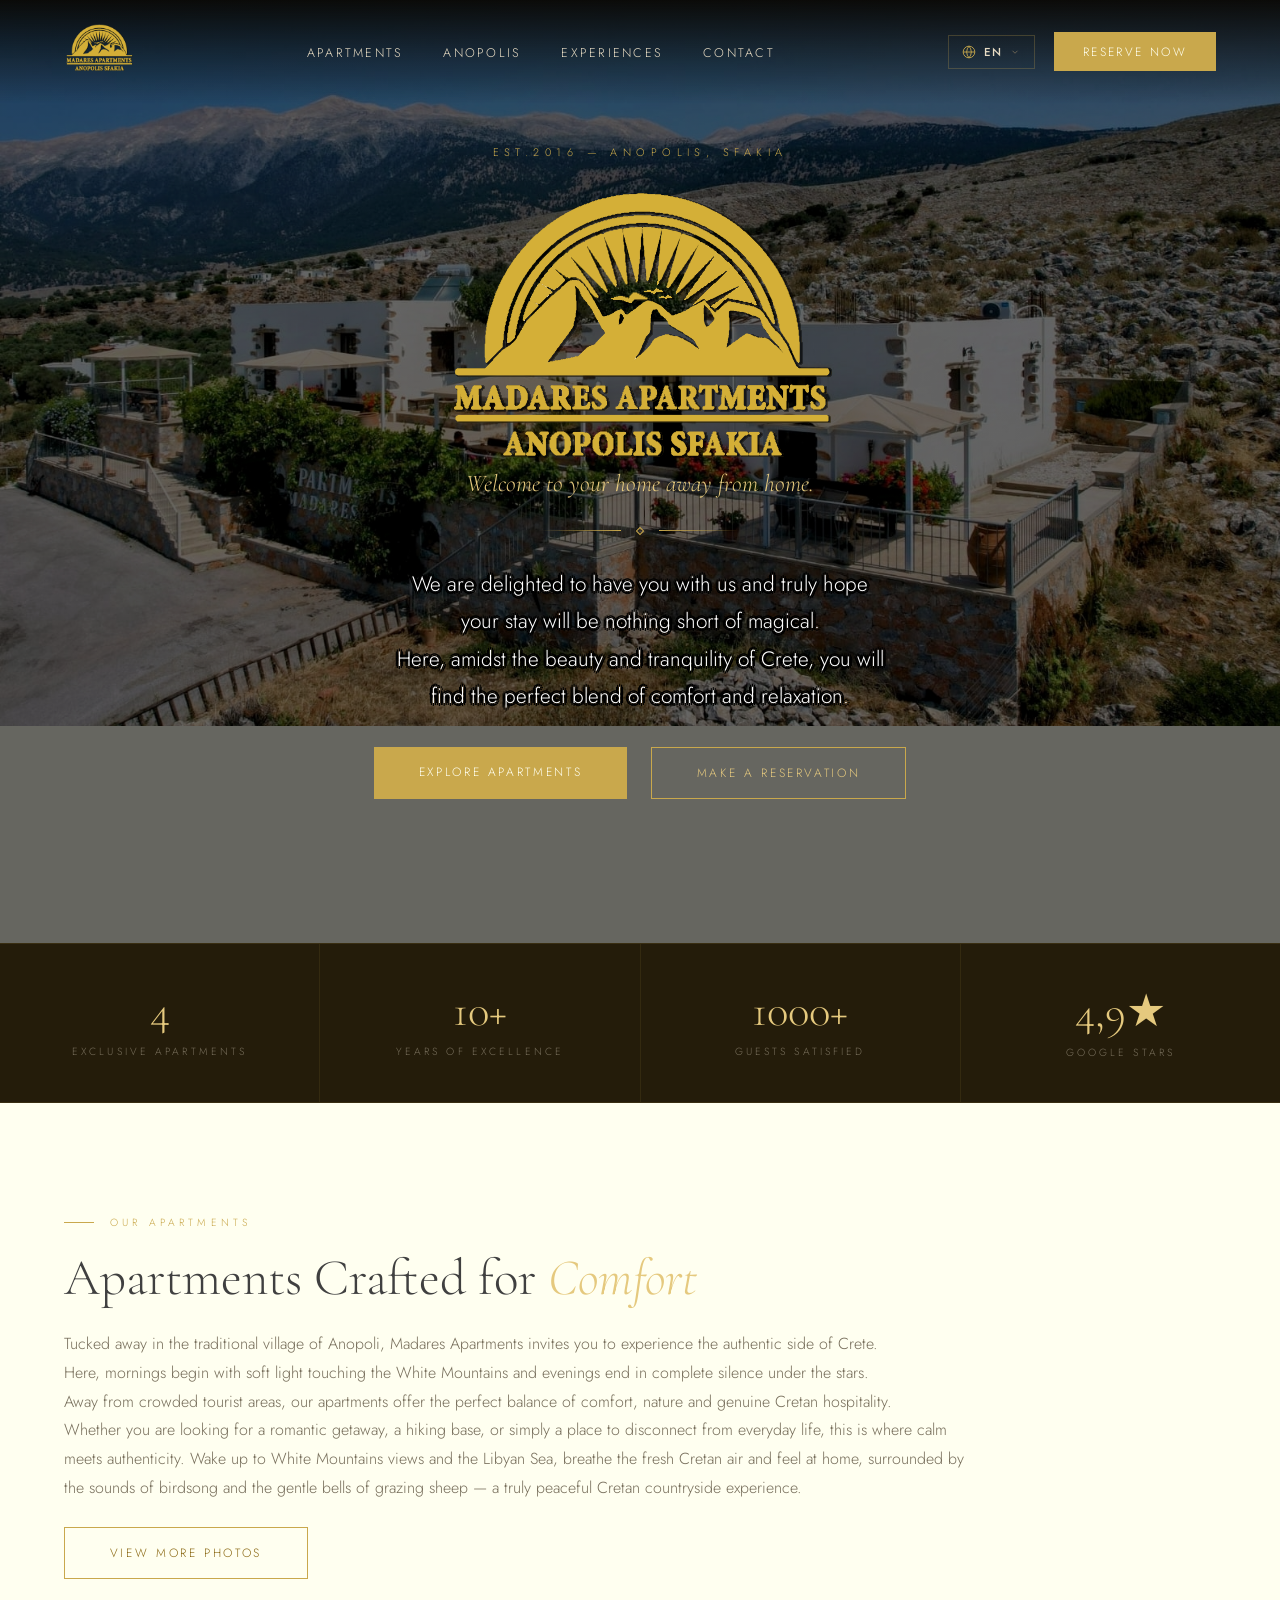
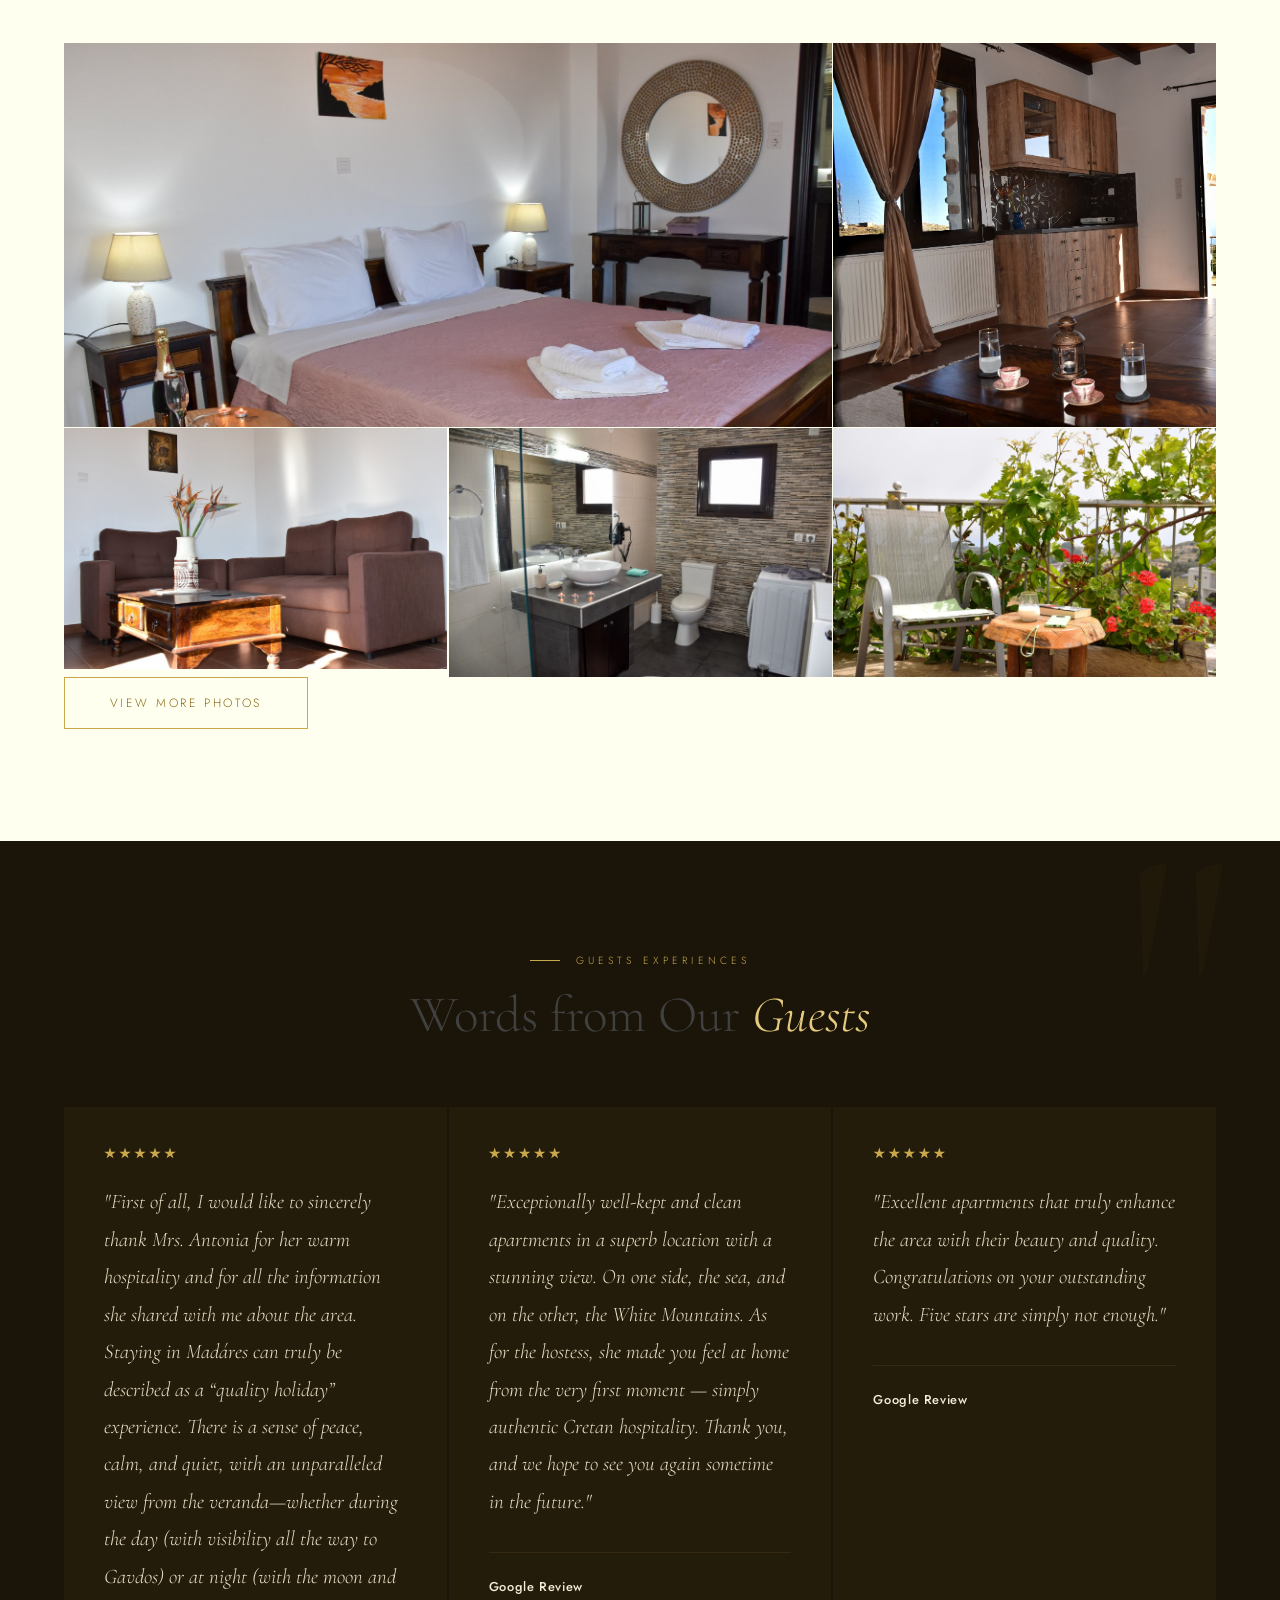
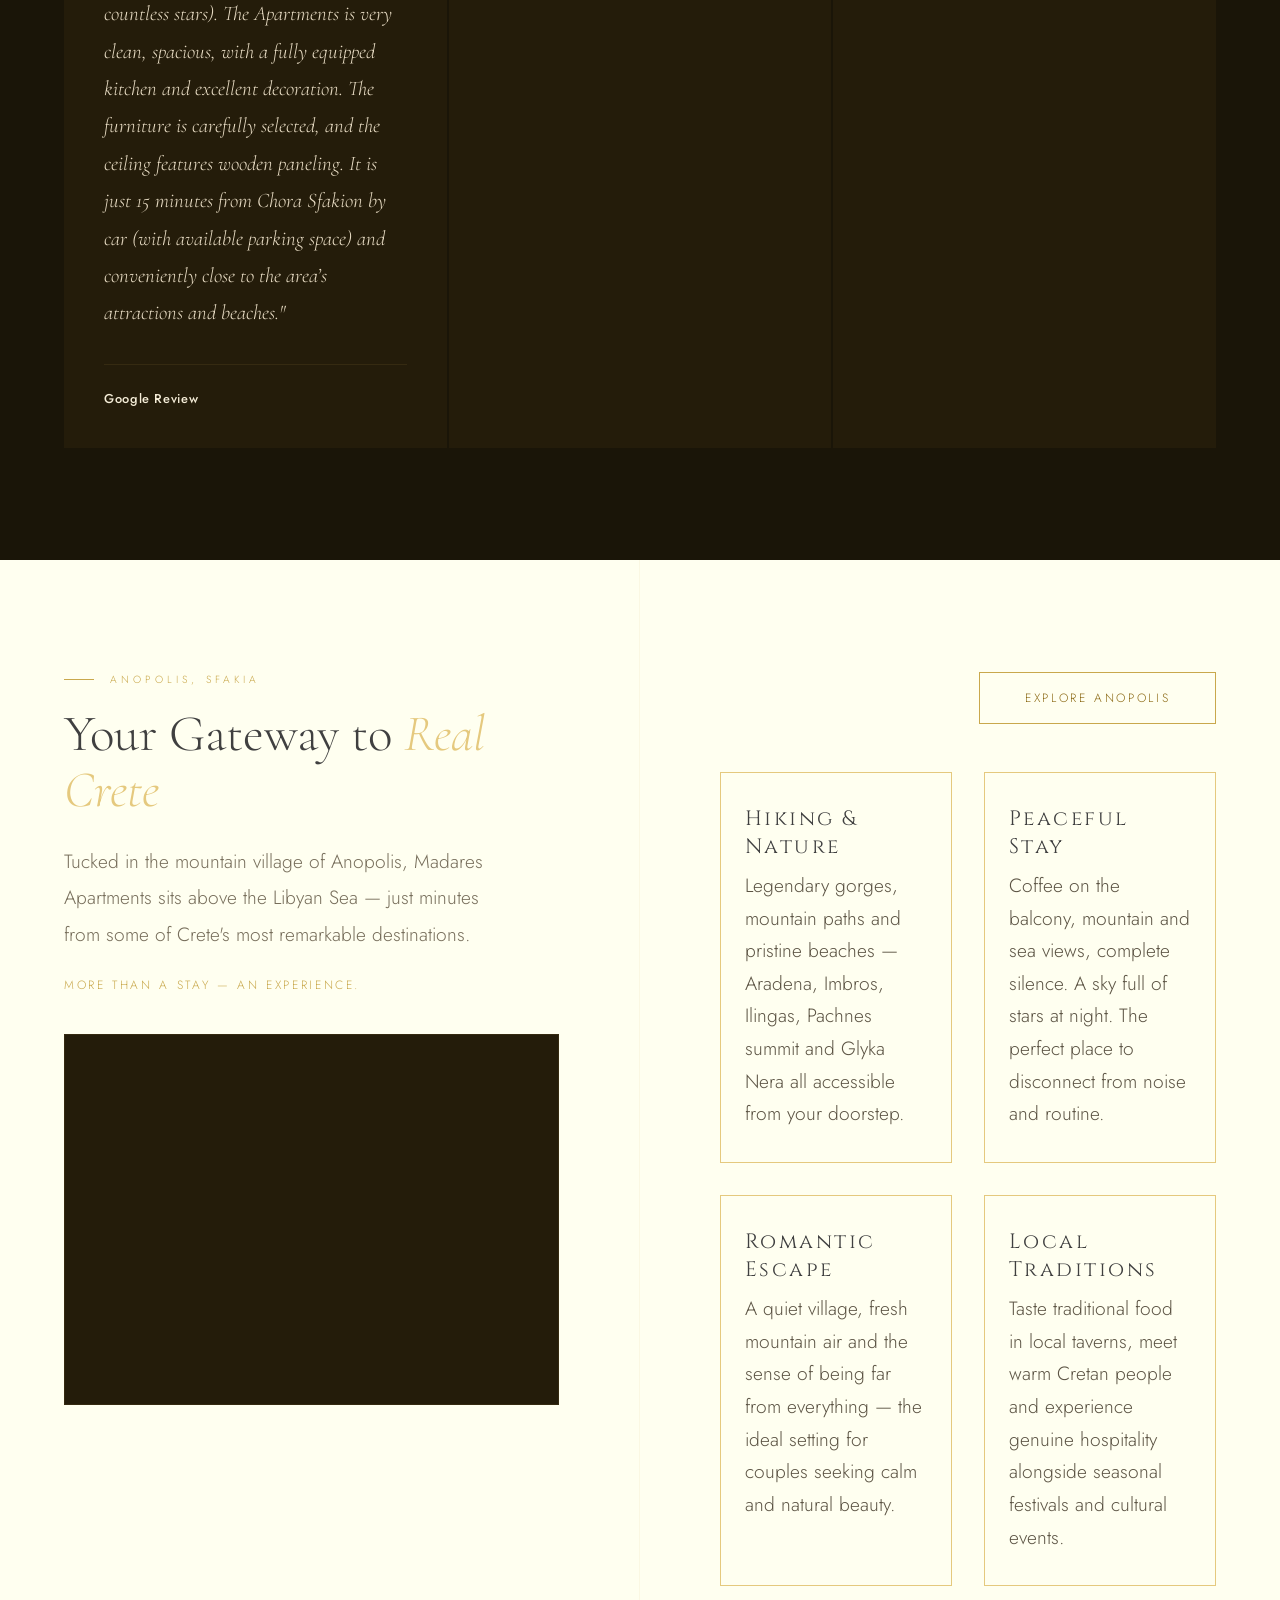
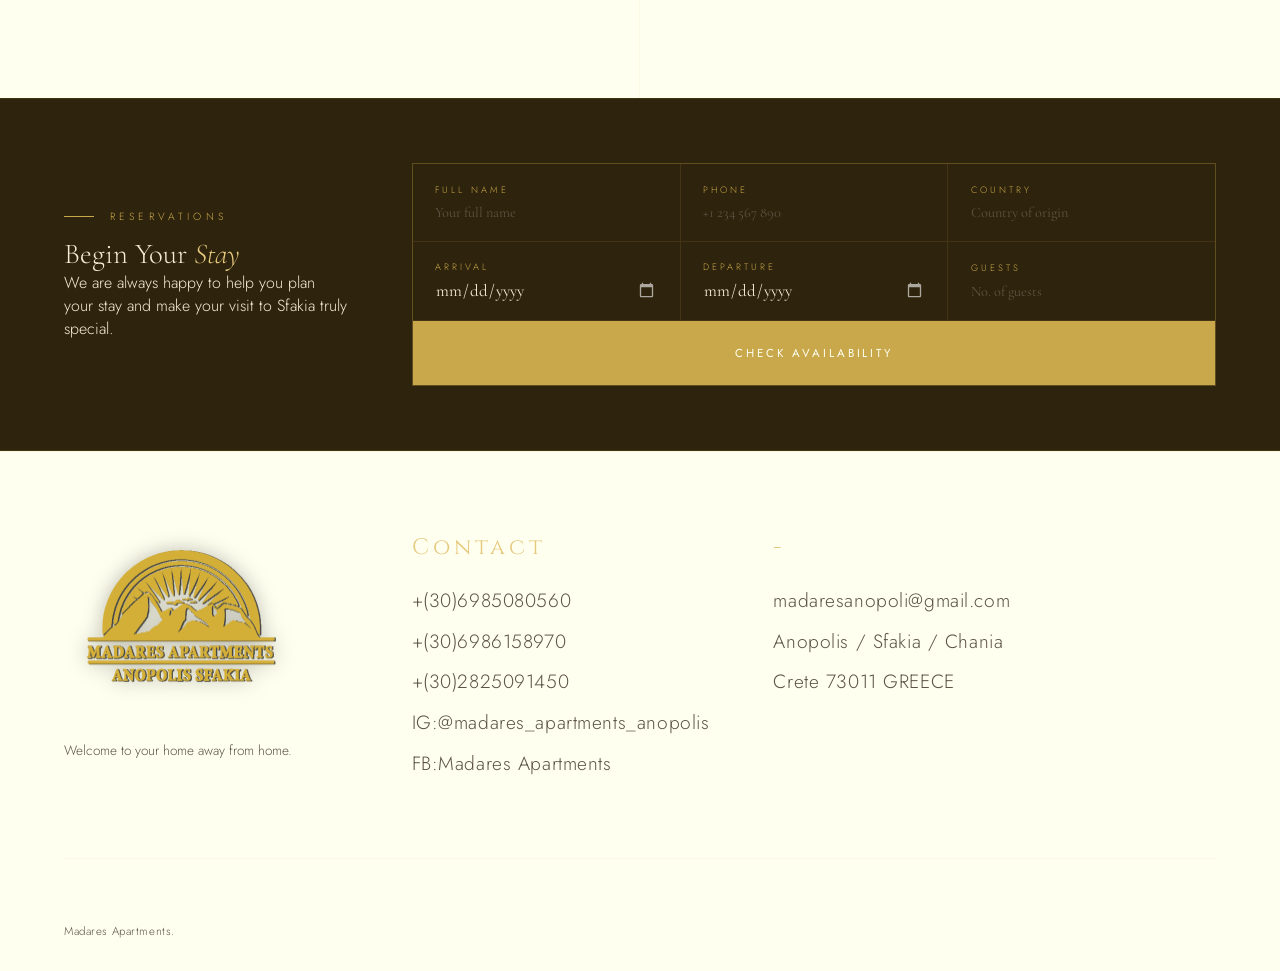
<file: index.html>
<!DOCTYPE html>
<html lang="en">

<head>
    <meta charset="UTF-8">
    <meta name="viewport" content="width=device-width, initial-scale=1.0">
    <meta name="description" content="Traditional apartments Madares at anopoli sfakia crete">
    <meta name="keywords"
        content="traditional , apartments , rooms , madares , anopolis , sfakia , chania , crete , greece , apartments">
    <link rel="icon" href="img/gold_logo_en_sd.png">
    <link rel="preconnect" href="https://fonts.googleapis.com">
    <link rel="preconnect" href="https://fonts.gstatic.com" crossorigin>
    <link
        href="https://fonts.googleapis.com/css2?family=Cormorant+Garamond:ital,wght@0,300;0,400;0,600;1,300;1,400&family=Cinzel:wght@400;600&family=Jost:wght@300;400;500&display=swap"
        rel="stylesheet">
    <link rel="stylesheet" href="style.css">
    <title>Madares Apartments</title>

</head>

<body>

    <!-- NAV -->
    <nav id="mainNav">
        <a href="#" class="nav-logo">
            <img src="img/gold_logo_en_sd.png" width="70px" alt="madares apartments" title="madares apartments">
        </a>
        <ul class="nav-links">
            <li><a href="#rooms">Apartments</a></li>
            <li><a href="#amenities">Anopolis</a></li>
            <li><a href="#testimonials">Experiences</a></li>
            <li><a href="#contact">Contact</a></li>
        </ul>
        <div class="nav-right">
            <div class="lang-switcher" id="langSwitcher">
                <button class="lang-btn" id="langToggle" aria-haspopup="true" aria-expanded="false">
                    <span class="lang-globe">
                        <svg width="14" height="14" viewBox="0 0 24 24" fill="none" stroke="currentColor"
                            stroke-width="1.5">
                            <circle cx="12" cy="12" r="10" />
                            <path
                                d="M2 12h20M12 2a15.3 15.3 0 0 1 4 10 15.3 15.3 0 0 1-4 10 15.3 15.3 0 0 1-4-10 15.3 15.3 0 0 1 4-10z" />
                        </svg>
                    </span>
                    <span class="lang-current">EN</span>
                    <span class="lang-caret">
                        <svg width="10" height="10" viewBox="0 0 24 24" fill="none" stroke="currentColor"
                            stroke-width="2">
                            <polyline points="6 9 12 15 18 9" />
                        </svg>
                    </span>
                </button>
                <div class="lang-dropdown" id="langDropdown" role="menu">
                    <button class="lang-option active" data-lang="EN" data-label="English" role="menuitem">
                        <span class="lang-code">EN</span>
                        <span class="lang-name">English</span>
                        <span class="lang-check">✓</span>
                    </button>
                    <a href="indexgr.html" class="lang-option" data-lang="EL" data-label="Ελληνικά" role="menuitem">
                        <span class="lang-code">EL</span>
                        <span class="lang-name">Ελληνικά</span>
                        <span class="lang-check">✓</span>
                    </a>
                    <a href="indexfr.html" class="lang-option" data-lang="FR" data-label="Français" role="menuitem">
                        <span class="lang-code">FR</span>
                        <span class="lang-name">Français</span>
                        <span class="lang-check">✓</span>
                    </a>
                </div>
            </div>
            <a href="#booking" class="nav-cta">Reserve Now</a>
        </div>
    </nav>

    <!-- HERO -->
    <section class="hero">
        <div class="hero-bg"></div>

        <div class="hero-content">
            <p class="hero-eyebrow">Est.2016 — Anopolis, Sfakia</p>
            <img src="img/gold_logo_en_sd.png" alt="madares apartments" title="madares apartments">
            <h1 class="hero-title"><em>Welcome to your home away from home.</em></h1>
            <div class="hero-divider">
                <span></span>
                <i></i>
                <span></span>
            </div>
            <p class="hero-sub">
                We are delighted to have you with us and truly hope <br> your stay will
                be nothing short of magical. <br>Here, amidst the beauty and tranquility of Crete, you will find the
                perfect blend of comfort and relaxation.
            </p>
            <div class="hero-btns">
                <a href="#rooms" class="btn-gold"><span>Explore Apartments</span></a>
                <a href="#booking" class="btn-outline btn-outline-hero">Make a Reservation</a>
            </div>
        </div>
    </section>

    <!-- STATS -->
    <div class="stats-bar">
        <div class="stat-item">
            <span class="stat-num">4</span>
            <span class="stat-label">Exclusive Apartments</span>
        </div>
        <div class="stat-item">
            <span class="stat-num">10+</span>
            <span class="stat-label">Years of Excellence</span>
        </div>
        <div class="stat-item">
            <span class="stat-num">1000+</span>
            <span class="stat-label">Guests Satisfied</span>
        </div>
        <div class="stat-item">
            <span class="stat-num">4,9★</span>
            <span class="stat-label">Google Stars</span>
        </div>
    </div>

    <!-- ROOMS -->
    <section class="rooms-section" id="rooms">
        <div class="rooms-header">
            <div class="rooms-header-left">
                <p class="section-tag">Our Apartments</p>
                <h2 class="section-title">Apartments Crafted for <em>Comfort</em></h2>
                <p class="rooms-sub">Tucked away in the traditional village of Anopoli, Madares Apartments invites you to experience the authentic side of Crete.<br> Here, mornings begin with soft light touching the White Mountains and evenings end in complete silence under the stars.<br> Away from crowded tourist areas, our apartments offer the perfect balance of comfort, nature and genuine Cretan hospitality.<br> Whether you are looking for a romantic getaway, a hiking base, or simply a place to disconnect from everyday life, this is where calm meets authenticity.
                    Wake up to White Mountains views and the Libyan Sea, breathe the fresh Cretan air and feel at home, surrounded by the sounds of birdsong and the gentle bells of grazing sheep — a truly peaceful Cretan countryside experience.
                </p>
            </div>
            <a href="gallery.html" class="btn-outline">View More Photos</a>
        </div>

        <div class="rooms-grid">
            <div class="room-card">
                <div class="room-img imperial"></div>
                <div class="room-content">
                </div>
            </div>

            <div class="room-card">
                <div class="room-img penthouse"></div>
                <div class="room-content">
                </div>
            </div>

            <div class="room-card">
                <div class="room-img royal"></div>
                <div class="room-content">
                </div>
            </div>

            <div class="room-card">
                <div class="room-img garden"></div>
                <div class="room-content">
                </div>
            </div>
            <div class="room-card">
                <div class="room-img garden2"></div>
                <div class="room-content">
                </div>
            </div>
        </div>
        <a href="gallery.html" class="btn-outline">View More Photos</a>

    </section>


    <!-- TESTIMONIALS -->
    <section class="testimonials-section" id="testimonials">
        <div class="testimonials-header">
            <p class="section-tag">Guests Experiences</p>
            <h2 class="section-title">Words from Our <em>Guests</em></h2>
        </div>

        <div class="testimonials-grid">
            <div class="testimonial-card">
                <div class="stars">
                    <div class="star"></div>
                    <div class="star"></div>
                    <div class="star"></div>
                    <div class="star"></div>
                    <div class="star"></div>
                </div>
                <p class="testimonial-text">"First of all, I would like to sincerely thank Mrs. Antonia for her warm
                    hospitality and for all the information she shared with me about the area.
                    Staying in Madáres can truly be described as a “quality holiday” experience. There is a sense of
                    peace, calm, and quiet, with an unparalleled view from the veranda—whether during the day (with
                    visibility all the way to Gavdos) or at night (with the moon and countless stars). The Apartments is very
                    clean, spacious, with a fully equipped kitchen and excellent decoration. The furniture is carefully
                    selected, and the ceiling features wooden paneling.
                    It is just 15 minutes from Chora Sfakion by car (with available parking space) and conveniently
                    close to the area’s attractions and beaches."</p>
                <div class="testimonial-author">
                    <div>
                        <p class="author-name">Google Review</p>
                    </div>
                </div>
            </div>

            <div class="testimonial-card">
                <div class="stars">
                    <div class="star"></div>
                    <div class="star"></div>
                    <div class="star"></div>
                    <div class="star"></div>
                    <div class="star"></div>
                </div>
                <p class="testimonial-text">"Exceptionally well-kept and clean apartments in a superb location with a
                    stunning view. On one side, the sea, and on the other, the White Mountains. As for the hostess, she
                    made you feel at home from the very first moment — simply authentic Cretan hospitality. Thank you,
                    and we hope to see you again sometime in the future."</p>
                <div class="testimonial-author">
                    <div>
                        <p class="author-name">Google Review</p>
                    </div>
                </div>
            </div>

            <div class="testimonial-card">
                <div class="stars">
                    <div class="star"></div>
                    <div class="star"></div>
                    <div class="star"></div>
                    <div class="star"></div>
                    <div class="star"></div>
                </div>
                <p class="testimonial-text">"Excellent apartments that truly enhance the area with their beauty and
                    quality. Congratulations on your outstanding work. Five stars are simply not enough."</p>
                <div class="testimonial-author">
                    <div>
                        <p class="author-name">Google Review</p>
                    </div>
                </div>
            </div>
        </div>
    </section>

    <div class="amenities-section" id="amenities">
        <div class="amenities-left">
            <p class="section-tag">Anopolis, Sfakia</p>
            <h2 class="section-title">Your Gateway to <em>Real Crete</em></h2>
            <p class="amenities-intro">
                Tucked in the mountain village of Anopolis, Madares Apartments sits above the Libyan Sea — just minutes from some of Crete's most remarkable destinations.
            </p>
            <p class="amenities-tagline">More than a stay — an experience.</p>

            <iframe class="visual-box"
                src="https://www.google.com/maps/embed?pb=!1m18!1m12!1m3!1d3259.712147684624!2d24.09566631560342!3d35.21363836308041!2m3!1f0!2f0!3f0!3m2!1i1024!2i768!4f13.1!3m3!1m2!1s0x149c9e62681d5c7b%3A0xe316d0d21b789ae0!2zzpTOuc6xzrzOtc-Bzq_Pg868zrHPhM6xIM6czrHOtM6sz4HOtc-CIM6Rzr3Pjs-Azr_Ou863IM6jz4bOsc66zq_Pic69!5e0!3m2!1sel!2sgr!4v1565521647049!5m2!1sel!2sgr"
                frameborder="0"></iframe>

        </div>

        <div class="amenities-right">
            <a href="anopoli.html" class="btn-outline">Explore Anopolis</a>
            <div class="amenity-grid">
                <div class="amenity-item">
                    <p class="amenity-name">Hiking & Nature</p>
                    <p class="amenity-desc">Legendary gorges, mountain paths and pristine beaches — Aradena, Imbros, Ilingas, Pachnes summit and Glyka Nera all accessible from your doorstep.</p>
                </div>
                <div class="amenity-item">
                    <p class="amenity-name">Peaceful Stay</p>
                    <p class="amenity-desc">Coffee on the balcony, mountain and sea views, complete silence. A sky full of stars at night. The perfect place to disconnect from noise and routine.</p>
                </div>
                <div class="amenity-item">
                    <p class="amenity-name">Romantic Escape</p>
                    <p class="amenity-desc">A quiet village, fresh mountain air and the sense of being far from everything — the ideal setting for couples seeking calm and natural beauty.</p>
                </div>
                <div class="amenity-item">
                    <p class="amenity-name">Local Traditions</p>
                    <p class="amenity-desc">Taste traditional food in local taverns, meet warm Cretan people and experience genuine hospitality alongside seasonal festivals and cultural events.</p>
                </div>
            </div>
        </div>
    </div>


    <div class="booking-strip" id="booking">
        <div class="booking-text">
            <p class="section-tag">Reservations</p>
            <h2 class="booking-headline">Begin Your <em>Stay</em></h2>
            <p>We are always happy to help you plan <br> your stay and make your visit to Sfakia truly special.</p>
        </div>

        <form class="booking-form" name="booking-request" method="POST" data-netlify="true" id="bookingForm">
            <input type="hidden" name="form-name" value="booking-request" />

            <div class="form-field">
                <label class="form-field-label" for="fullname">Full Name</label>
                <input type="text" id="fullname" name="fullname" required placeholder="Your full name" />
            </div>

            <div class="form-field">
                <label class="form-field-label" for="phone">Phone</label>
                <input type="tel" id="phone" name="phone" required placeholder="+1 234 567 890" />
            </div>

            <div class="form-field">
                <label class="form-field-label" for="country">Country</label>
                <input type="text" id="country" name="country" required placeholder="Country of origin" />
            </div>

            <div class="form-field">
                <label class="form-field-label" for="arrival">Arrival</label>
                <input type="date" id="arrival" name="arrival" required />
            </div>

            <div class="form-field">
                <label class="form-field-label" for="departure">Departure</label>
                <input type="date" id="departure" name="departure" required />
            </div>

            <div class="form-field">
                <label class="form-field-label" for="guests">Guests</label>
                <input type="number" id="guests" name="guests" min="1" max="20" required placeholder="No. of guests" />
            </div>

            <button class="booking-btn" type="submit">Check Availability</button>

        </form>
        <div id="success-message" class="success-message">
            <h3>Thank you</h3>
            <p>Your request has been received. We will contact you shortly.</p>
        </div>
    </div>
    <!-- FOOTER -->
    <footer id="contact">
        <div class="footer-top">
            <div class="footer-brand">
                <a href="#" class="nav-logo">
                    <img src="img/gold_logo_en_sd.png" width="200px" alt="madares apartments"
                        title="madares apartments">
                </a>
                <p class="footer-desc">Welcome to your home away from home.</p>
            </div>

            <div>
                <p class="footer-col-title">Contact</p>
                <ul class="footer-links">
                    <li><a>+(30)6985080560</li>
                    <li><a>+(30)6986158970</a></li>
                    <li><a>+(30)2825091450</a></li>
                    <li><a href="https://www.instagram.com/madares_apartments_anopolis/">IG:@madares_apartments_anopolis</a></li>
                    <li><a href="https://www.facebook.com/profile.php?id=100028733335214">FB:Madares Apartments</a></li>
                </ul>
            </div>
            <div>
                <p class="footer-col-title">-</p>
                <ul class="footer-links">
                    <li><a>madaresanopoli@gmail.com</a></li>
                    <li><a>Anopolis / Sfakia / Chania</a></li>
                    <li><a>Crete 73011 GREECE</a></li>
                </ul>
            </div>
        </div>

        <div class="footer-bottom">
            <p class="footer-copy">Madares Apartments.</p>
        </div>
    </footer>

    <script>
        document.getElementById("bookingForm").addEventListener("submit", async function (e) {
            e.preventDefault();

            const form = e.target;

            const arrival = form.arrival.value;
            const departure = form.departure.value;

            // Convert YYYY-MM-DD → DD/MM/YYYY
            const formatDate = (dateStr) => {
                const [year, month, day] = dateStr.split("-");
                return `${day}/${month}/${year}`;
            };

            const data = new FormData(form);

            // overwrite values with formatted ones
            data.set("arrival", formatDate(arrival));
            data.set("departure", formatDate(departure));

            try {
                await fetch("/", {
                    method: "POST",
                    body: new URLSearchParams(data).toString()
                });

                form.style.display = "none";
                document.getElementById("success-message").style.display = "block";

            } catch (err) {
                alert("Something went wrong. Please try again.");
            }
        });
        // Language switcher
        const switcher = document.getElementById('langSwitcher');
        const toggle = document.getElementById('langToggle');
        const dropdown = document.getElementById('langDropdown');
        const current = toggle.querySelector('.lang-current');

        toggle.addEventListener('click', (e) => {
            e.stopPropagation();
            const open = switcher.classList.toggle('open');
            toggle.setAttribute('aria-expanded', open);
        });

        document.addEventListener('click', () => {
            switcher.classList.remove('open');
            toggle.setAttribute('aria-expanded', false);
        });

        const nav = document.getElementById('mainNav');
        window.addEventListener('scroll', () => {
            nav.classList.toggle('scrolled', window.scrollY > 60);
        });

        const observer = new IntersectionObserver((entries) => {
            entries.forEach(e => {
                if (e.isIntersecting) {
                    e.target.style.opacity = '1';
                    e.target.style.transform = 'translateY(0)';
                }
            });
        }, { threshold: 0.1 });

        document.querySelectorAll('.room-card, .amenity-item, .testimonial-card, .stat-item').forEach(el => {
            el.style.opacity = '0';
            el.style.transform = 'translateY(20px)';
            el.style.transition = 'opacity 0.6s ease, transform 0.6s ease';
            observer.observe(el);
        });
    </script>
</body>

</html>
</file>
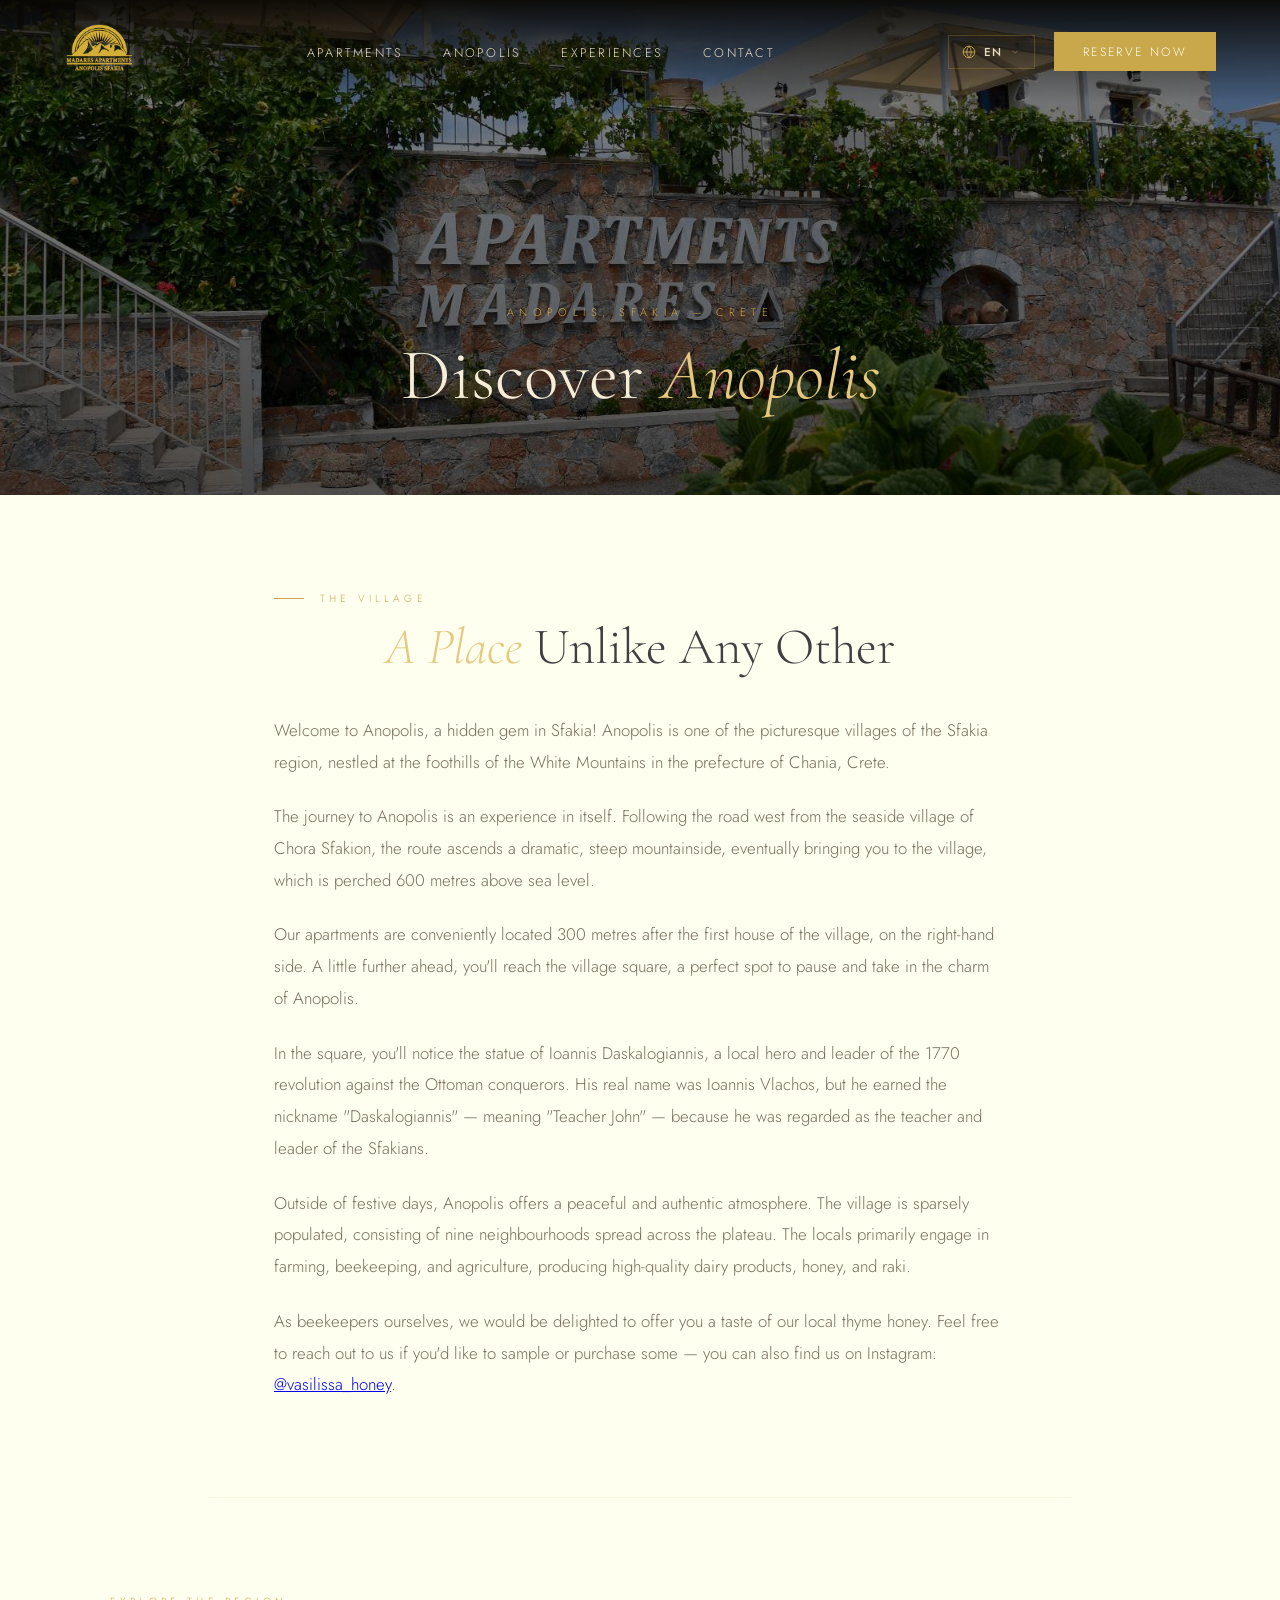
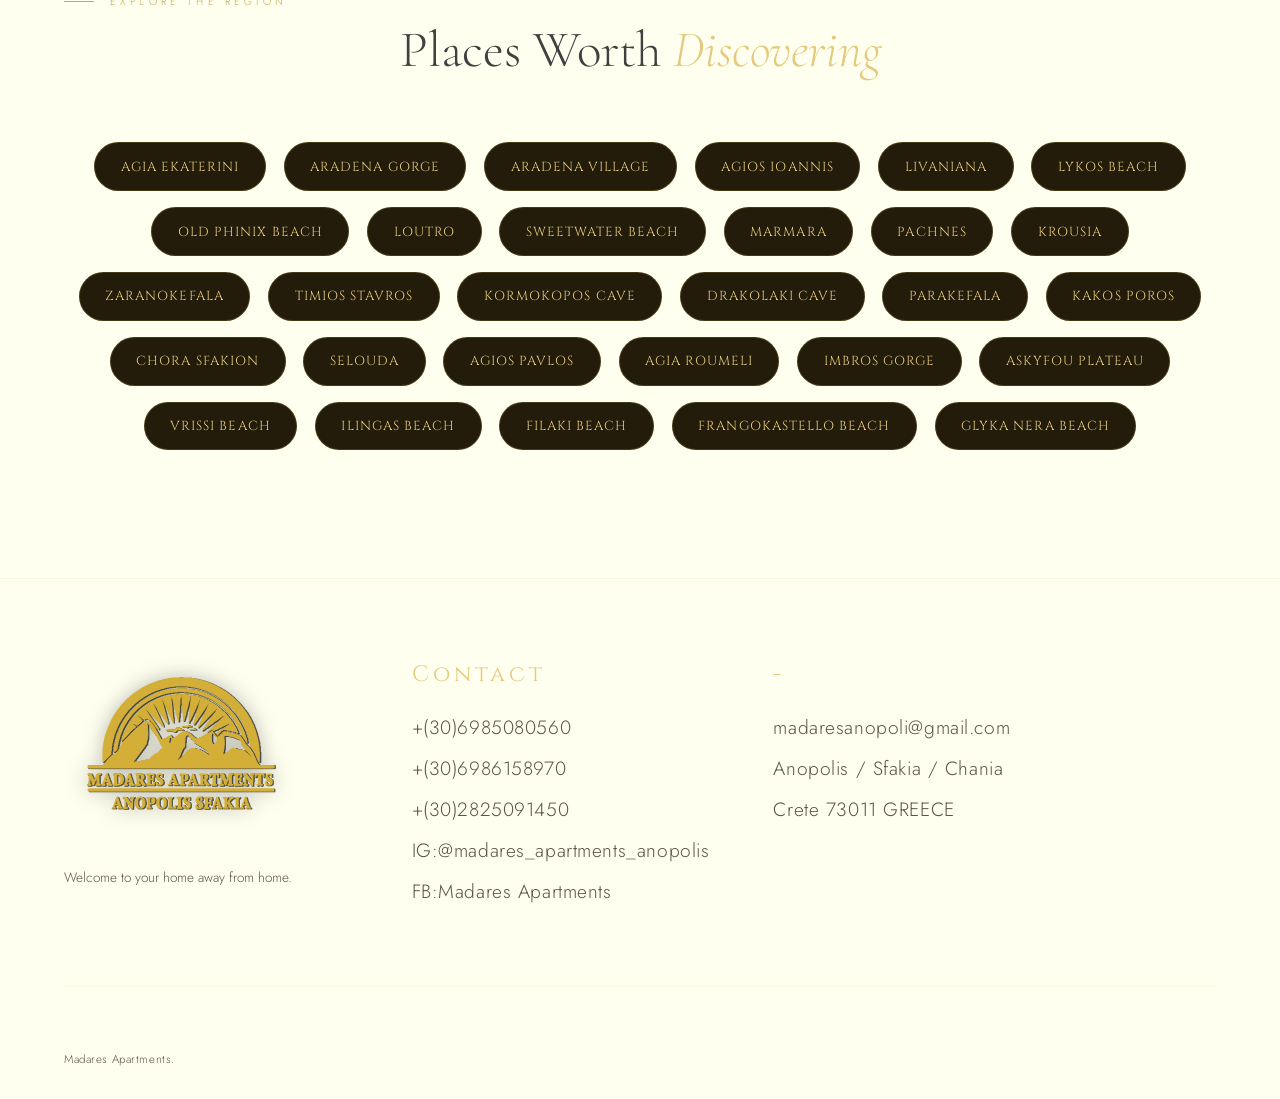
<file: anopoli.html>
<!DOCTYPE html>
<html lang="en">

<head>
    <meta charset="UTF-8">
    <meta name="viewport" content="width=device-width, initial-scale=1.0">
    <meta name="description" content="Discover Anopolis — the mountain village of Sfakia, Crete, and its surroundings">
    <link rel="icon" href="img/gold_logo_en_sd.png">
    <link rel="preconnect" href="https://fonts.googleapis.com">
    <link rel="preconnect" href="https://fonts.gstatic.com" crossorigin>
    <link
        href="https://fonts.googleapis.com/css2?family=Cormorant+Garamond:ital,wght@0,300;0,400;0,600;1,300;1,400&family=Cinzel:wght@400;600&family=Jost:wght@300;400;500&display=swap"
        rel="stylesheet">
    <link rel="stylesheet" href="style.css">
    <link rel="stylesheet" href="style_anopoli.css">
    <title>Anopolis — Madares Apartments</title>
</head>

<body>

    <!-- NAV -->
    <nav id="mainNav">
        <a href="index.html" class="nav-logo">
            <img src="img/gold_logo_en_sd.png" width="70px" alt="madares apartments" title="madares apartments">
        </a>
        <ul class="nav-links">
            <li><a href="index.html#rooms">Apartments</a></li>
            <li><a href="index.html#amenities">Anopolis</a></li>
            <li><a href="index.html#testimonials">Experiences</a></li>
            <li><a href="index.html#contact">Contact</a></li>
        </ul>
        <div class="nav-right">
            <div class="lang-switcher" id="langSwitcher">
                <button class="lang-btn" id="langToggle" aria-haspopup="true" aria-expanded="false">
                    <span class="lang-globe">
                        <svg width="14" height="14" viewBox="0 0 24 24" fill="none" stroke="currentColor"
                            stroke-width="1.5">
                            <circle cx="12" cy="12" r="10" />
                            <path
                                d="M2 12h20M12 2a15.3 15.3 0 0 1 4 10 15.3 15.3 0 0 1-4 10 15.3 15.3 0 0 1-4-10 15.3 15.3 0 0 1 4-10z" />
                        </svg>
                    </span>
                    <span class="lang-current">EN</span>
                    <span class="lang-caret">
                        <svg width="10" height="10" viewBox="0 0 24 24" fill="none" stroke="currentColor"
                            stroke-width="2">
                            <polyline points="6 9 12 15 18 9" />
                        </svg>
                    </span>
                </button>
                <div class="lang-dropdown" id="langDropdown" role="menu">
                    <button class="lang-option active" data-lang="EN" data-label="English" role="menuitem">
                        <span class="lang-code">EN</span>
                        <span class="lang-name">English</span>
                        <span class="lang-check">✓</span>
                    </button>
                    <a href="indexgr.html" class="lang-option" data-lang="EL" data-label="Ελληνικά" role="menuitem">
                        <span class="lang-code">EL</span>
                        <span class="lang-name">Ελληνικά</span>
                        <span class="lang-check">✓</span>
                    </a>
                    <a href="indexfr.html" class="lang-option" data-lang="FR" data-label="Français" role="menuitem">
                        <span class="lang-code">FR</span>
                        <span class="lang-name">Français</span>
                        <span class="lang-check">✓</span>
                    </a>
                </div>
            </div>
            <a href="index.html#booking" class="nav-cta">Reserve Now</a>
        </div>
    </nav>

    <!-- PAGE HERO -->
    <section class="page-hero">
        <div class="page-hero-bg anopoli-hero-bg"></div>
        <div class="page-hero-content">
            <p class="hero-eyebrow">Anopolis, Sfakia — Crete</p>
            <h1>Discover <em>Anopolis</em></h1>
        </div>
    </section>

    <!-- INTRO TEXT -->
    <section class="anopoli-intro">
        <div class="anopoli-intro-inner">
            <p class="section-tag">The Village</p>
            <h2 class="section-title"><em>A Place</em> Unlike Any Other</h2>
            <div class="anopoli-intro-body">
                <p>Welcome to Anopolis, a hidden gem in Sfakia! Anopolis is one of the picturesque villages of the
                    Sfakia region, nestled at the foothills of the White Mountains in the prefecture of Chania, Crete.</p>
                <p>The journey to Anopolis is an experience in itself. Following the road west from the seaside village
                    of Chora Sfakion, the route ascends a dramatic, steep mountainside, eventually bringing you to the
                    village, which is perched 600 metres above sea level.</p>
                <p>Our apartments are conveniently located 300 metres after the first house of the village, on the
                    right-hand side. A little further ahead, you'll reach the village square, a perfect spot to pause
                    and take in the charm of Anopolis.</p>
                <p>In the square, you'll notice the statue of Ioannis Daskalogiannis, a local hero and leader of the
                    1770 revolution against the Ottoman conquerors. His real name was Ioannis Vlachos, but he earned the
                    nickname "Daskalogiannis" — meaning "Teacher John" — because he was regarded as the teacher and
                    leader of the Sfakians.</p>
                <p>Outside of festive days, Anopolis offers a peaceful and authentic atmosphere. The village is sparsely
                    populated, consisting of nine neighbourhoods spread across the plateau. The locals primarily engage
                    in farming, beekeeping, and agriculture, producing high-quality dairy products, honey, and raki.</p>
                <p>As beekeepers ourselves, we would be delighted to offer you a taste of our local thyme honey. Feel
                    free to reach out to us if you'd like to sample or purchase some — you can also find us on
                    Instagram: <a href="https://www.instagram.com/vasilissa_honey/"
                        class="anopoli-inline-link">@vasilissa_honey</a>.</p>
            </div>
        </div>
    </section>

    <!-- DESTINATIONS GRID -->
    <section class="destinations-section">
        <div class="destinations-header">
            <p class="section-tag">Explore the Region</p>
            <h2 class="section-title">Places Worth <em>Discovering</em></h2>
        </div>

        <ul class="places-list">
            <li class="place-pill">Agia Ekaterini</li>
            <li class="place-pill">Aradena Gorge</li>
            <li class="place-pill">Aradena Village</li>
            <li class="place-pill">Agios Ioannis</li>
            <li class="place-pill">Livaniana</li>
            <li class="place-pill">Lykos Beach</li>
            <li class="place-pill">Old Phinix Beach</li>
            <li class="place-pill">Loutro</li>
            <li class="place-pill">Sweetwater Beach</li>
            <li class="place-pill">Marmara</li>
            <li class="place-pill">Pachnes</li>
            <li class="place-pill">Krousia</li>
            <li class="place-pill">Zaranokefala</li>
            <li class="place-pill">Timios Stavros</li>
            <li class="place-pill">Kormokopos Cave</li>
            <li class="place-pill">Drakolaki Cave</li>
            <li class="place-pill">Parakefala</li>
            <li class="place-pill">Kakos Poros</li>
            <li class="place-pill">Chora Sfakion</li>
            <li class="place-pill">Selouda</li>
            <li class="place-pill">Agios Pavlos</li>
            <li class="place-pill">Agia Roumeli</li>
            <li class="place-pill">Imbros Gorge</li>
            <li class="place-pill">Askyfou Plateau</li>
            <li class="place-pill">Vrissi Beach</li>
            <li class="place-pill">Ilingas Beach</li>
            <li class="place-pill">Filaki Beach</li>
            <li class="place-pill">Frangokastello Beach</li>
            <li class="place-pill">Glyka Nera Beach</li>
        </ul>
    </section>

    <!-- FOOTER -->
    <footer id="contact">
        <div class="footer-top">
            <div class="footer-brand">
                <a href="index.html" class="nav-logo">
                    <img src="img/gold_logo_en_sd.png" width="200px" alt="madares apartments"
                        title="madares apartments">
                </a>
                <p class="footer-desc">Welcome to your home away from home.</p>
            </div>

            <div>
                <p class="footer-col-title">Contact</p>
                <ul class="footer-links">
                    <li><a>+(30)6985080560</a></li>
                    <li><a>+(30)6986158970</a></li>
                    <li><a>+(30)2825091450</a></li>
                    <li><a
                            href="https://www.instagram.com/madares_apartments_anopolis/">IG:@madares_apartments_anopolis</a>
                    </li>
                    <li><a href="https://www.facebook.com/profile.php?id=100028733335214">FB:Madares Apartments</a></li>
                </ul>
            </div>
            <div>
                <p class="footer-col-title">-</p>
                <ul class="footer-links">
                    <li><a>madaresanopoli@gmail.com</a></li>
                    <li><a>Anopolis / Sfakia / Chania</a></li>
                    <li><a>Crete 73011 GREECE</a></li>
                </ul>
            </div>
        </div>

        <div class="footer-bottom">
            <p class="footer-copy">Madares Apartments.</p>
        </div>
    </footer>

    <script>
        // Nav scroll
        const nav = document.getElementById('mainNav');
        window.addEventListener('scroll', () => {
            nav.classList.toggle('scrolled', window.scrollY > 60);
        });

        // Language switcher
        const switcher = document.getElementById('langSwitcher');
        const toggle = document.getElementById('langToggle');
        toggle.addEventListener('click', (e) => {
            e.stopPropagation();
            const open = switcher.classList.toggle('open');
            toggle.setAttribute('aria-expanded', open);
        });
        document.addEventListener('click', () => {
            switcher.classList.remove('open');
            toggle.setAttribute('aria-expanded', false);
        });

        // Scroll fade-in
        const observer = new IntersectionObserver((entries) => {
            entries.forEach(e => {
                if (e.isIntersecting) {
                    e.target.style.opacity = '1';
                    e.target.style.transform = 'translateY(0)';
                }
            });
        }, { threshold: 0.06 });

        document.querySelectorAll('.place-pill').forEach(el => {
            el.style.opacity = '0';
            el.style.transform = 'translateY(16px)';
            el.style.transition = 'opacity 0.5s ease, transform 0.5s ease';
            observer.observe(el);
        });
    </script>

</body>

</html>
</file>
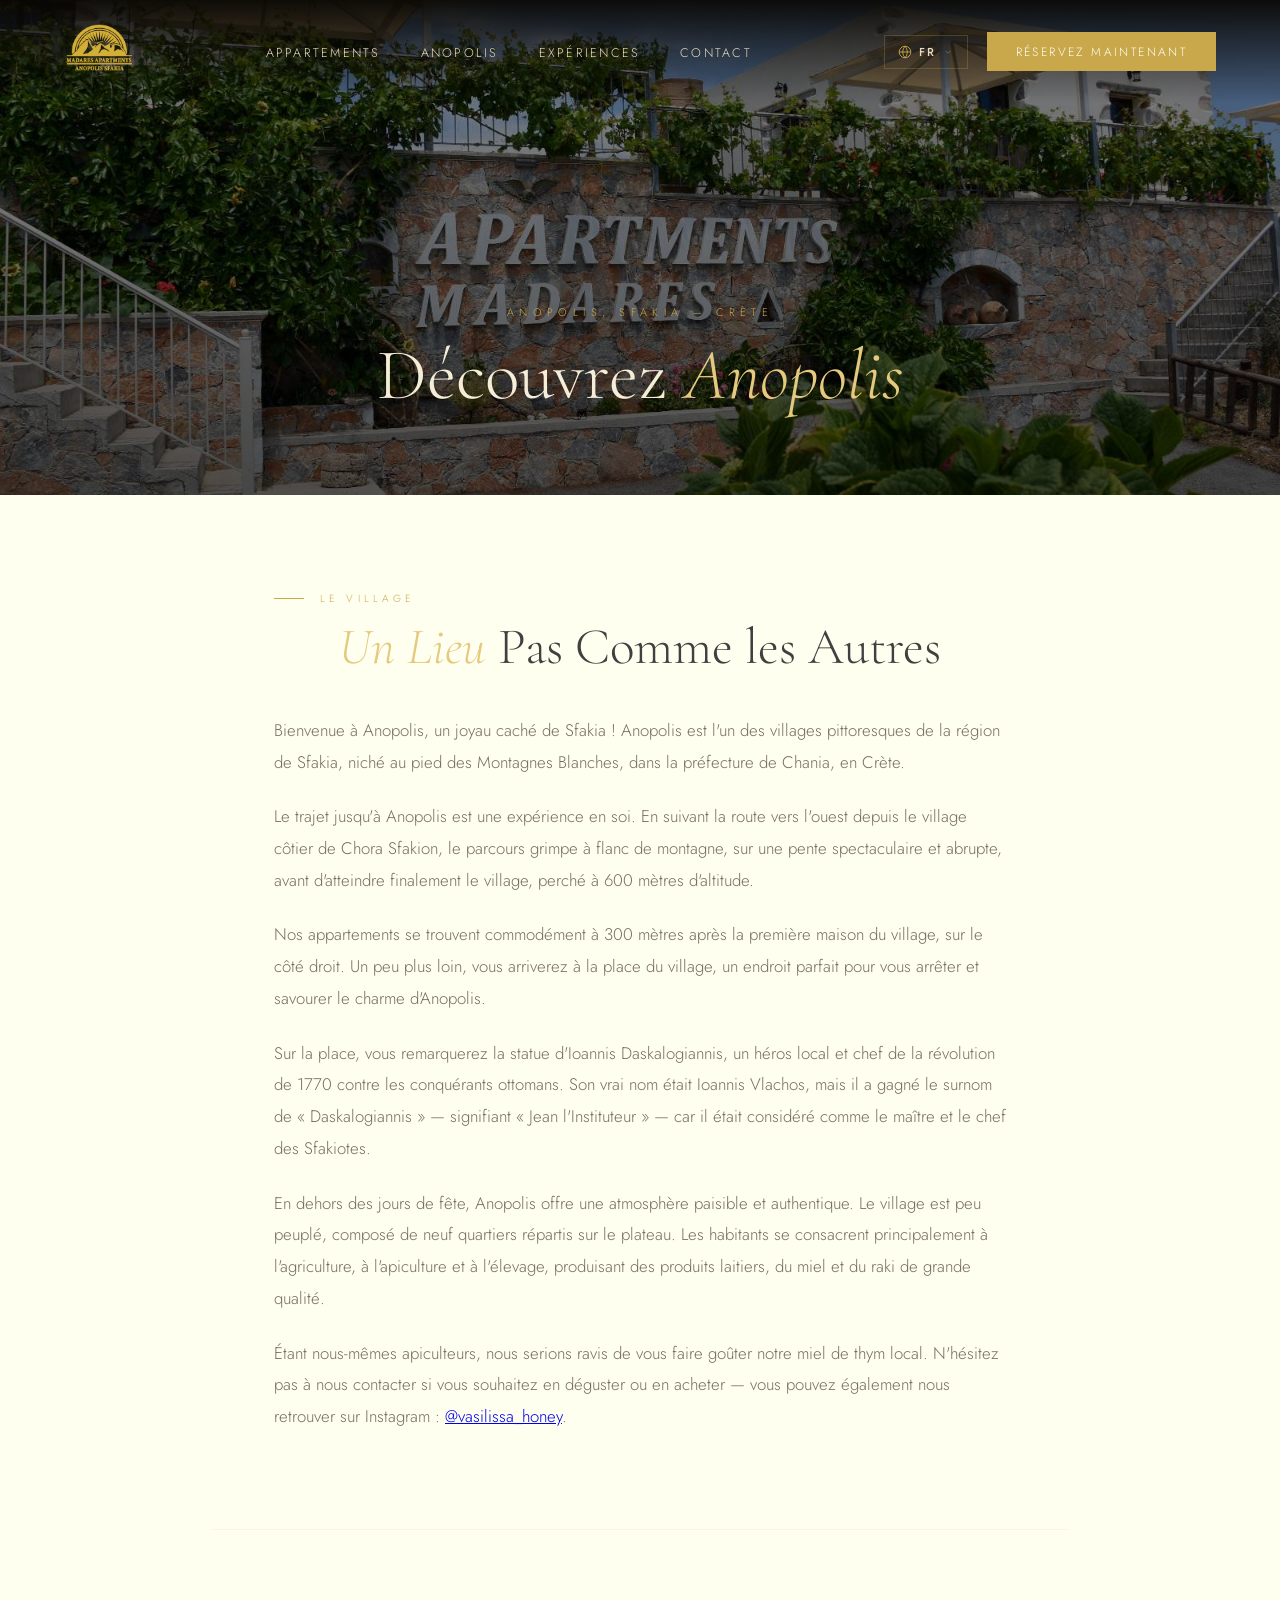
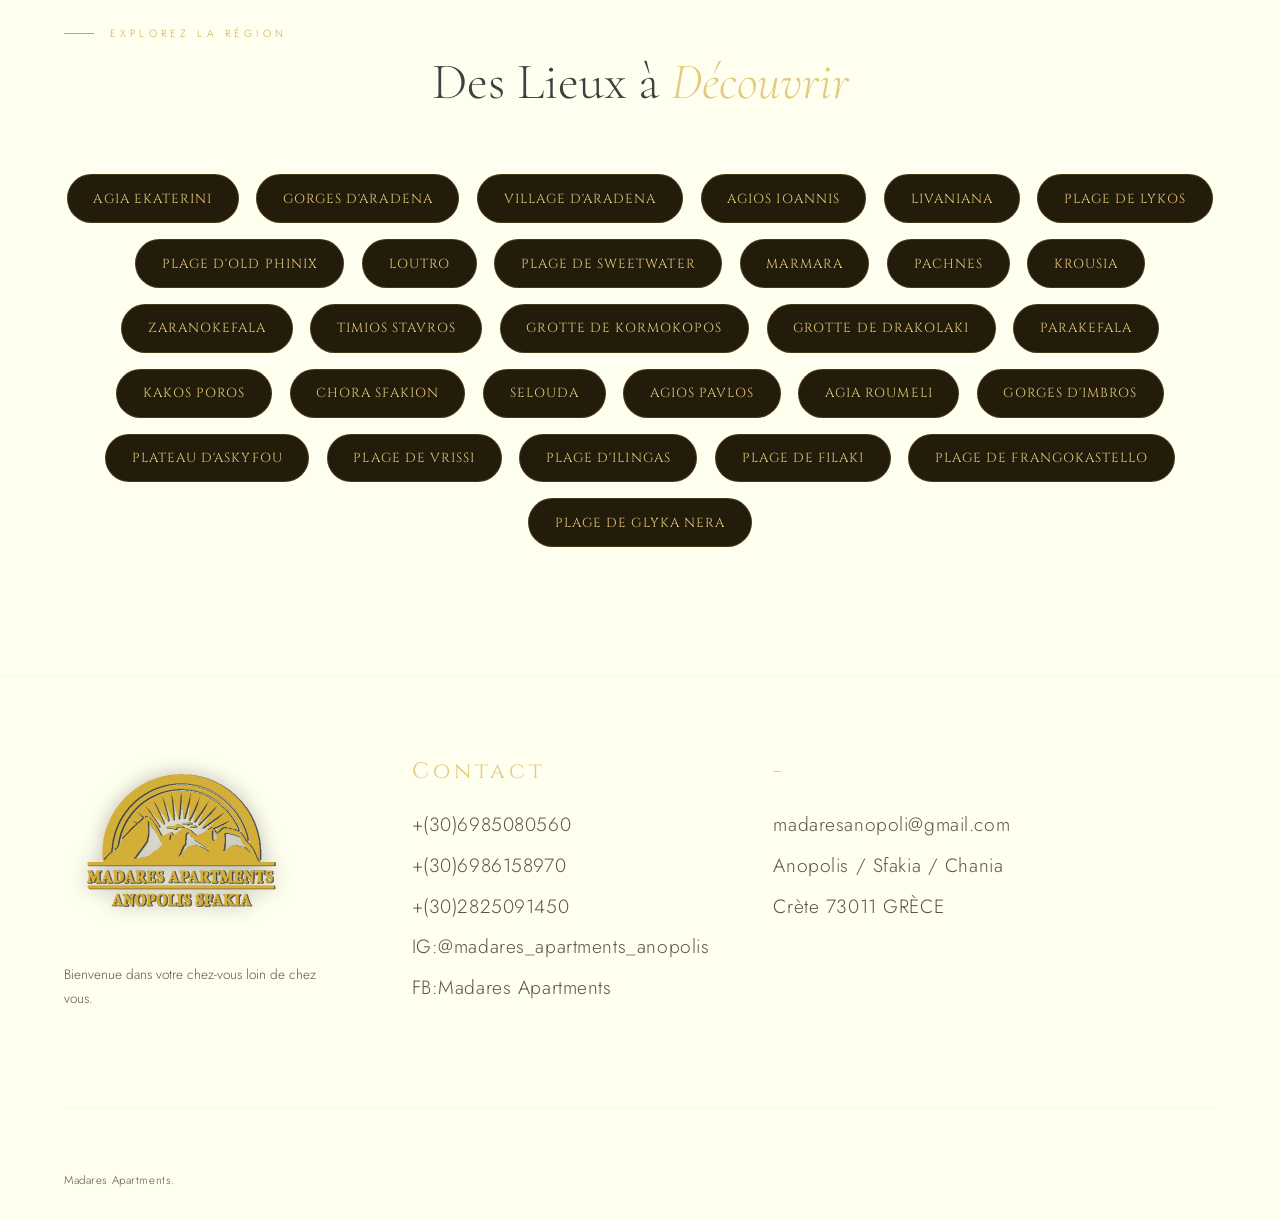
<file: anopoli_fr.html>
<!DOCTYPE html>
<html lang="fr">

<head>
    <meta charset="UTF-8">
    <meta name="viewport" content="width=device-width, initial-scale=1.0">
    <meta name="description" content="Découvrez Anopolis — le village de montagne de Sfakia, Crète, et ses environs">
    <link rel="icon" href="img/gold_logo_en_sd.png">
    <link rel="preconnect" href="https://fonts.googleapis.com">
    <link rel="preconnect" href="https://fonts.gstatic.com" crossorigin>
    <link
        href="https://fonts.googleapis.com/css2?family=Cormorant+Garamond:ital,wght@0,300;0,400;0,600;1,300;1,400&family=Cinzel:wght@400;600&family=Jost:wght@300;400;500&family=EB+Garamond:ital,wght@0,300;0,400;0,600;1,300;1,400&family=Alegreya+SC:wght@400;600&family=Inter:wght@300;400;500&display=swap"
        rel="stylesheet">
    <link rel="stylesheet" href="style.css">
    <link rel="stylesheet" href="style_anopoli.css">
    <title>Anopolis — Madares Apartments</title>
</head>

<body>

    <!-- NAV -->
    <nav id="mainNav">
        <a href="index_fr.html" class="nav-logo">
            <img src="img/gold_logo_en_sd.png" width="70px" alt="madares apartments" title="madares apartments">
        </a>
        <ul class="nav-links">
            <li><a href="gallery_fr.html">Appartements</a></li>
            <li><a href="anopoli_fr.html">Anopolis</a></li>
            <li><a href="index_fr.html#testimonials">Expériences</a></li>
            <li><a href="index_fr.html#contact">Contact</a></li>
        </ul>
        <div class="nav-right">
            <div class="lang-switcher" id="langSwitcher">
                <button class="lang-btn" id="langToggle" aria-haspopup="true" aria-expanded="false">
                    <span class="lang-globe">
                        <svg width="14" height="14" viewBox="0 0 24 24" fill="none" stroke="currentColor"
                            stroke-width="1.5">
                            <circle cx="12" cy="12" r="10" />
                            <path
                                d="M2 12h20M12 2a15.3 15.3 0 0 1 4 10 15.3 15.3 0 0 1-4 10 15.3 15.3 0 0 1-4-10 15.3 15.3 0 0 1 4-10z" />
                        </svg>
                    </span>
                    <span class="lang-current">FR</span>
                    <span class="lang-caret">
                        <svg width="10" height="10" viewBox="0 0 24 24" fill="none" stroke="currentColor"
                            stroke-width="2">
                            <polyline points="6 9 12 15 18 9" />
                        </svg>
                    </span>
                </button>
                <div class="lang-dropdown" id="langDropdown" role="menu">
                    <a href="anopoli.html" class="lang-option" data-lang="EN" data-label="English" role="menuitem">
                        <span class="lang-code">EN</span>
                        <span class="lang-name">English</span>
                        <span class="lang-check">✓</span>
                    </a>
                    <a href="anopoli_gr.html" class="lang-option" data-lang="EL" data-label="Ελληνικά" role="menuitem">
                        <span class="lang-code">EL</span>
                        <span class="lang-name">Ελληνικά</span>
                        <span class="lang-check">✓</span>
                    </a>
                    <button class="lang-option active" data-lang="FR" data-label="Français" role="menuitem">
                        <span class="lang-code">FR</span>
                        <span class="lang-name">Français</span>
                        <span class="lang-check">✓</span>
                    </button>
                </div>
            </div>
            <a href="index_fr.html#booking" class="nav-cta">Réservez Maintenant</a>
        </div>
    </nav>

    <!-- PAGE HERO -->
    <section class="page-hero">
        <div class="page-hero-bg anopoli-hero-bg"></div>
        <div class="page-hero-content">
            <p class="hero-eyebrow">Anopolis, Sfakia — Crète</p>
            <h1>Découvrez <em>Anopolis</em></h1>
        </div>
    </section>

    <!-- INTRO TEXT -->
    <section class="anopoli-intro">
        <div class="anopoli-intro-inner">
            <p class="section-tag">Le Village</p>
            <h2 class="section-title"><em>Un Lieu</em> Pas Comme les Autres</h2>
            <div class="anopoli-intro-body">
                <p>Bienvenue à Anopolis, un joyau caché de Sfakia ! Anopolis est l'un des villages pittoresques de la
                    région de Sfakia, niché au pied des Montagnes Blanches, dans la préfecture de Chania, en Crète.</p>
                <p>Le trajet jusqu'à Anopolis est une expérience en soi. En suivant la route vers l'ouest depuis le village côtier
                    de Chora Sfakion, le parcours grimpe à flanc de montagne, sur une pente spectaculaire et abrupte, avant d'atteindre finalement le
                    village, perché à 600 mètres d'altitude.</p>
                <p>Nos appartements se trouvent commodément à 300 mètres après la première maison du village, sur le
                    côté droit. Un peu plus loin, vous arriverez à la place du village, un endroit parfait pour vous arrêter
                    et savourer le charme d'Anopolis.</p>
                <p>Sur la place, vous remarquerez la statue d'Ioannis Daskalogiannis, un héros local et chef de la
                    révolution de 1770 contre les conquérants ottomans. Son vrai nom était Ioannis Vlachos, mais il a gagné le
                    surnom de « Daskalogiannis » — signifiant « Jean l'Instituteur » — car il était considéré comme le maître et
                    le chef des Sfakiotes.</p>
                <p>En dehors des jours de fête, Anopolis offre une atmosphère paisible et authentique. Le village est peu
                    peuplé, composé de neuf quartiers répartis sur le plateau. Les habitants se consacrent principalement
                    à l'agriculture, à l'apiculture et à l'élevage, produisant des produits laitiers, du miel et du raki de grande qualité.</p>
                <p>Étant nous-mêmes apiculteurs, nous serions ravis de vous faire goûter notre miel de thym local. N'hésitez
                    pas à nous contacter si vous souhaitez en déguster ou en acheter — vous pouvez également nous retrouver sur
                    Instagram : <a href="https://www.instagram.com/vasilissa_honey/"
                        class="anopoli-inline-link">@vasilissa_honey</a>.</p>
            </div>
        </div>
    </section>

    <!-- DESTINATIONS GRID -->
    <section class="destinations-section">
        <div class="destinations-header">
            <p class="section-tag">Explorez la Région</p>
            <h2 class="section-title">Des Lieux à <em>Découvrir</em></h2>
        </div>

        <ul class="places-list">
            <li class="place-pill">Agia Ekaterini</li>
            <li class="place-pill">Gorges d'Aradena</li>
            <li class="place-pill">Village d'Aradena</li>
            <li class="place-pill">Agios Ioannis</li>
            <li class="place-pill">Livaniana</li>
            <li class="place-pill">Plage de Lykos</li>
            <li class="place-pill">Plage d'Old Phinix</li>
            <li class="place-pill">Loutro</li>
            <li class="place-pill">Plage de Sweetwater</li>
            <li class="place-pill">Marmara</li>
            <li class="place-pill">Pachnes</li>
            <li class="place-pill">Krousia</li>
            <li class="place-pill">Zaranokefala</li>
            <li class="place-pill">Timios Stavros</li>
            <li class="place-pill">Grotte de Kormokopos</li>
            <li class="place-pill">Grotte de Drakolaki</li>
            <li class="place-pill">Parakefala</li>
            <li class="place-pill">Kakos Poros</li>
            <li class="place-pill">Chora Sfakion</li>
            <li class="place-pill">Selouda</li>
            <li class="place-pill">Agios Pavlos</li>
            <li class="place-pill">Agia Roumeli</li>
            <li class="place-pill">Gorges d'Imbros</li>
            <li class="place-pill">Plateau d'Askyfou</li>
            <li class="place-pill">Plage de Vrissi</li>
            <li class="place-pill">Plage d'Ilingas</li>
            <li class="place-pill">Plage de Filaki</li>
            <li class="place-pill">Plage de Frangokastello</li>
            <li class="place-pill">Plage de Glyka Nera</li>
        </ul>
    </section>

    <!-- FOOTER -->
    <footer id="contact">
        <div class="footer-top">
            <div class="footer-brand">
                <a href="index_fr.html" class="nav-logo">
                    <img src="img/gold_logo_en_sd.png" width="200px" alt="madares apartments"
                        title="madares apartments">
                </a>
                <p class="footer-desc">Bienvenue dans votre chez-vous loin de chez vous.</p>
            </div>

            <div>
                <p class="footer-col-title">Contact</p>
                <ul class="footer-links">
                    <li><a>+(30)6985080560</a></li>
                    <li><a>+(30)6986158970</a></li>
                    <li><a>+(30)2825091450</a></li>
                    <li><a
                            href="https://www.instagram.com/madares_apartments_anopolis/">IG:@madares_apartments_anopolis</a>
                    </li>
                    <li><a href="https://www.facebook.com/profile.php?id=100028733335214">FB:Madares Apartments</a></li>
                </ul>
            </div>
            <div>
                <p class="footer-col-title">-</p>
                <ul class="footer-links">
                    <li><a>madaresanopoli@gmail.com</a></li>
                    <li><a>Anopolis / Sfakia / Chania</a></li>
                    <li><a>Crète 73011 GRÈCE</a></li>
                </ul>
            </div>
        </div>

        <div class="footer-bottom">
            <p class="footer-copy">Madares Apartments.</p>
        </div>
    </footer>

    <script>
        // Nav scroll
        const nav = document.getElementById('mainNav');
        window.addEventListener('scroll', () => {
            nav.classList.toggle('scrolled', window.scrollY > 60);
        });

        // Language switcher
        const switcher = document.getElementById('langSwitcher');
        const toggle = document.getElementById('langToggle');
        toggle.addEventListener('click', (e) => {
            e.stopPropagation();
            const open = switcher.classList.toggle('open');
            toggle.setAttribute('aria-expanded', open);
        });
        document.addEventListener('click', () => {
            switcher.classList.remove('open');
            toggle.setAttribute('aria-expanded', false);
        });

        // Scroll fade-in
        const observer = new IntersectionObserver((entries) => {
            entries.forEach(e => {
                if (e.isIntersecting) {
                    e.target.style.opacity = '1';
                    e.target.style.transform = 'translateY(0)';
                }
            });
        }, { threshold: 0.06 });

        document.querySelectorAll('.place-pill').forEach(el => {
            el.style.opacity = '0';
            el.style.transform = 'translateY(16px)';
            el.style.transition = 'opacity 0.5s ease, transform 0.5s ease';
            observer.observe(el);
        });
    </script>

</body>

</html>
</file>
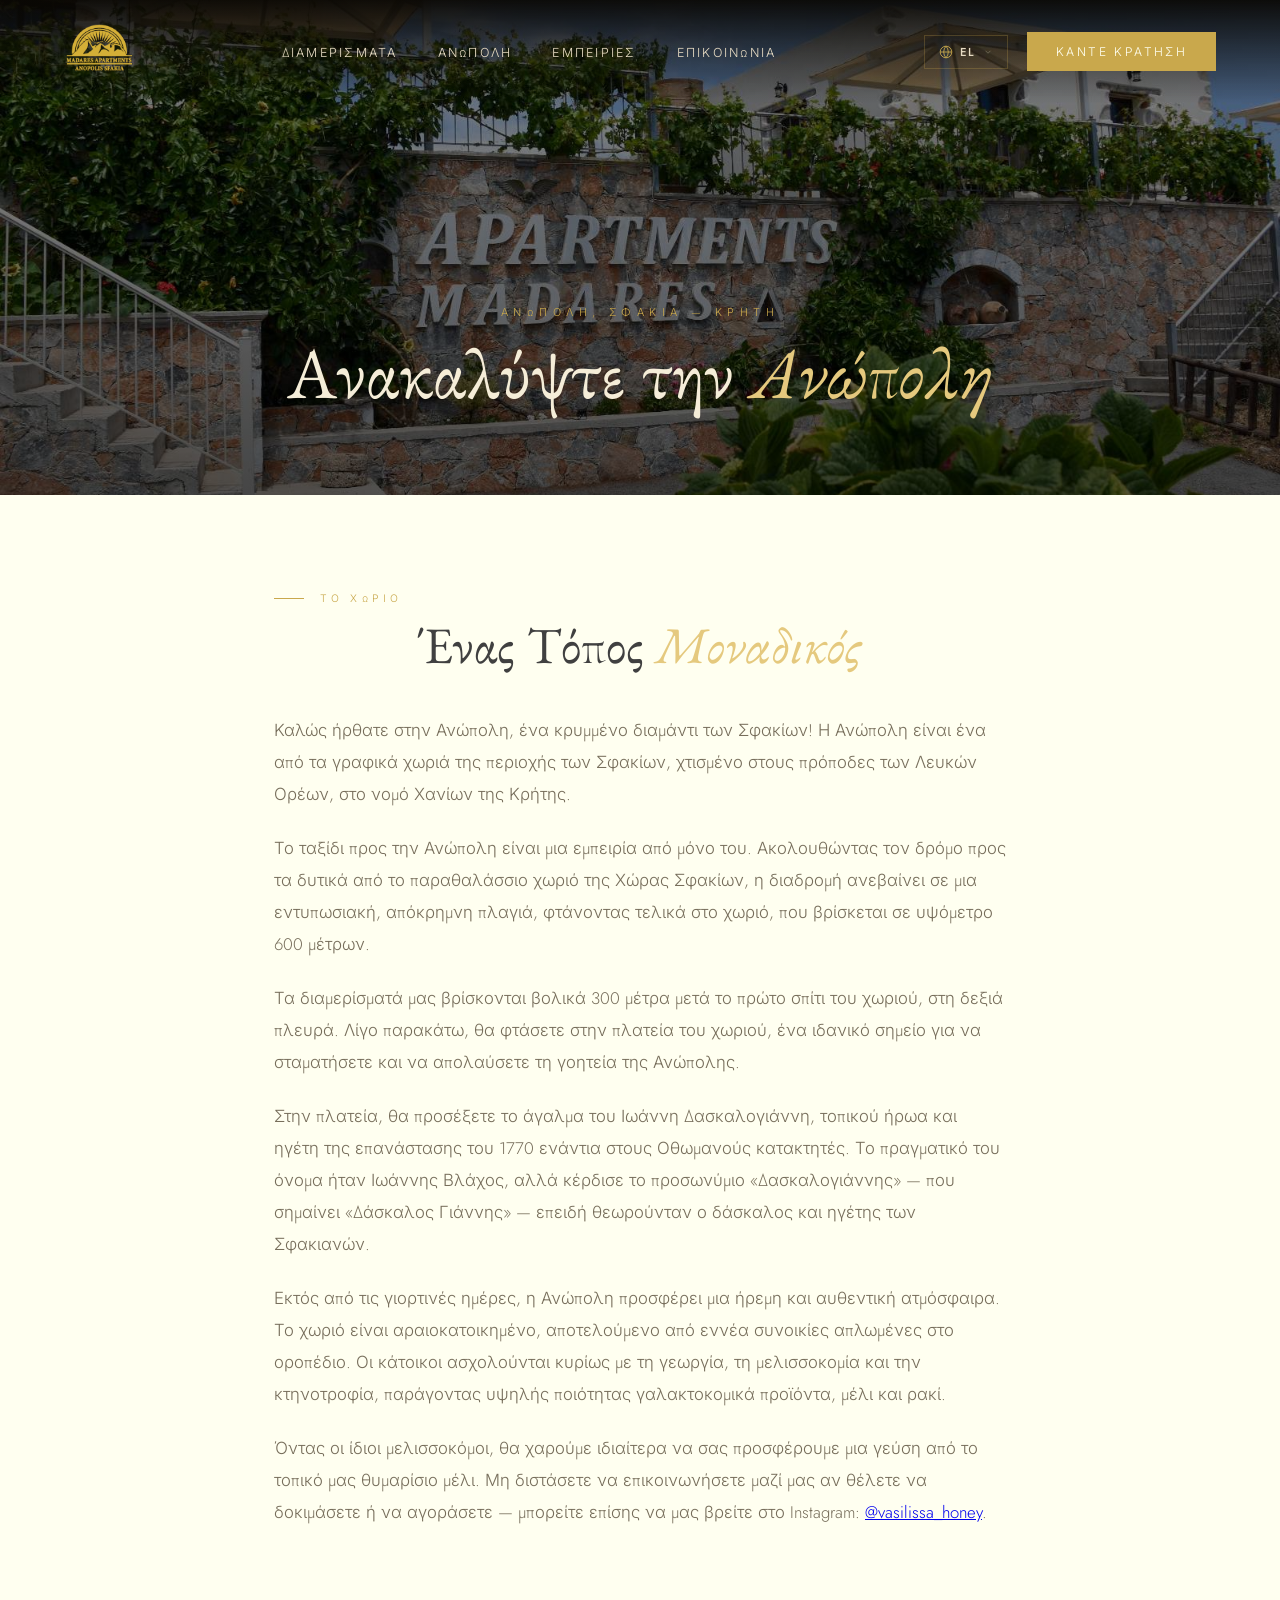
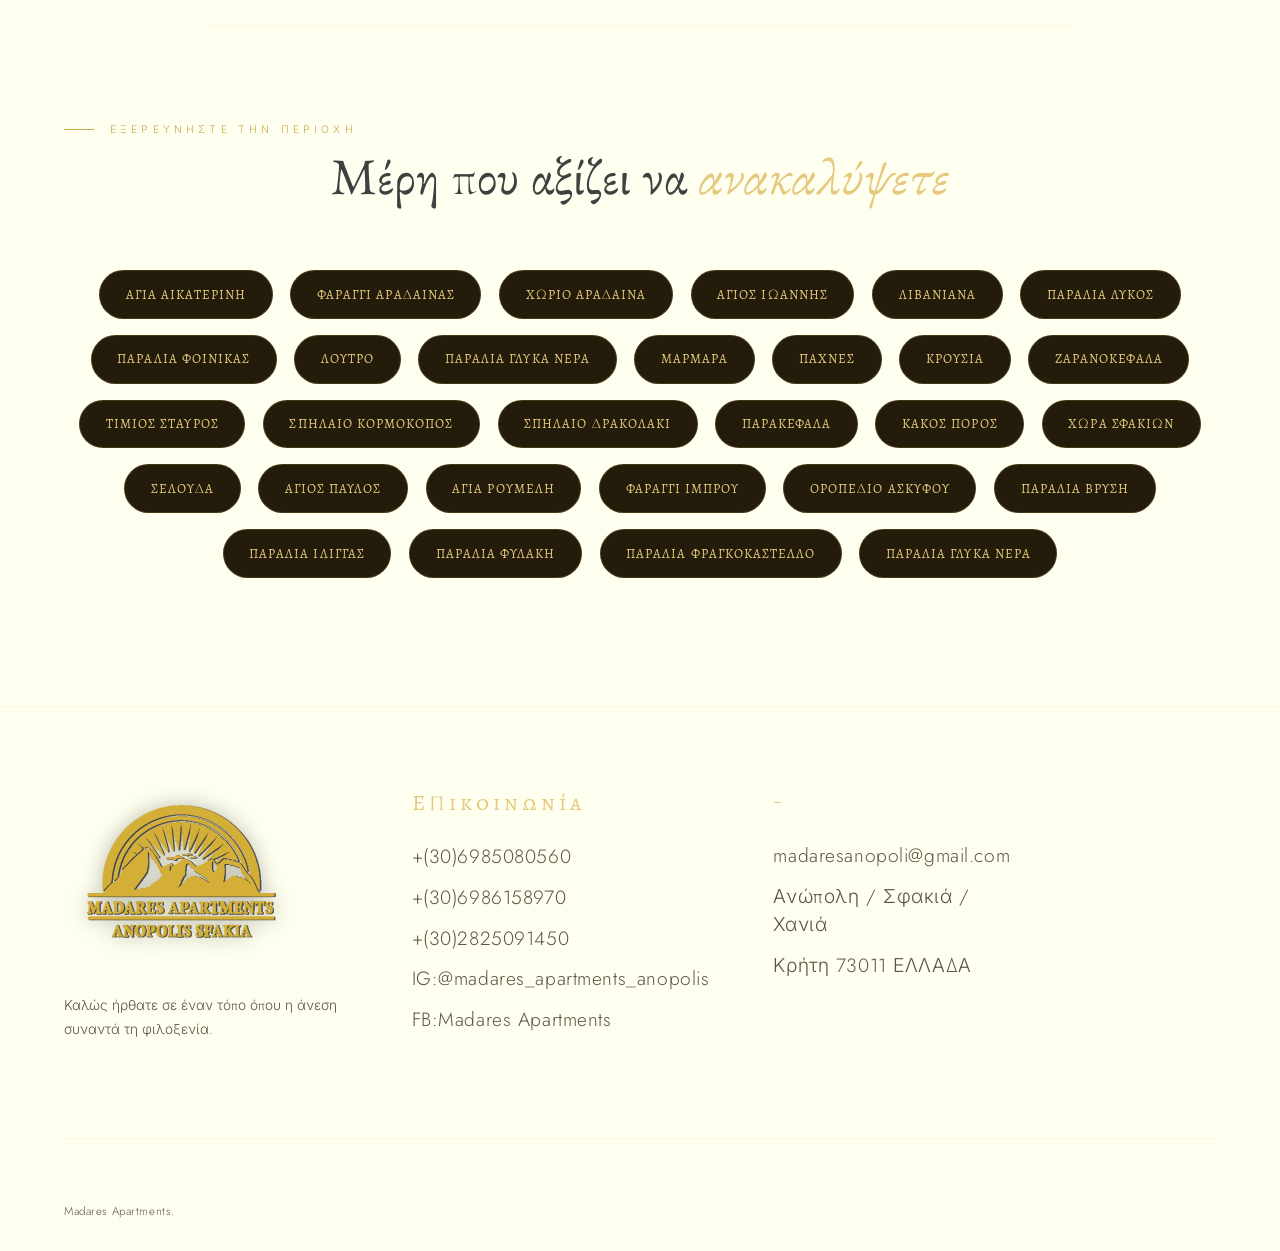
<file: anopoli_gr.html>
<!DOCTYPE html>
<html lang="el">

<head>
    <meta charset="UTF-8">
    <meta name="viewport" content="width=device-width, initial-scale=1.0">
    <meta name="description" content="Ανακαλύψτε την Ανώπολη — το ορεινό χωριό των Σφακίων, Κρήτη, και τα γύρω μέρη">
    <link rel="icon" href="img/gold_logo_en_sd.png">
    <link rel="preconnect" href="https://fonts.googleapis.com">
    <link rel="preconnect" href="https://fonts.gstatic.com" crossorigin>
    <link
        href="https://fonts.googleapis.com/css2?family=Cormorant+Garamond:ital,wght@0,300;0,400;0,600;1,300;1,400&family=Cinzel:wght@400;600&family=Jost:wght@300;400;500&family=EB+Garamond:ital,wght@0,300;0,400;0,600;1,300;1,400&family=Alegreya+SC:wght@400;600&family=Inter:wght@300;400;500&display=swap"
        rel="stylesheet">
    <link rel="stylesheet" href="style.css">
    <link rel="stylesheet" href="style_anopoli.css">
    <title>Ανώπολη — Madares Apartments</title>
</head>

<body>

    <!-- NAV -->
    <nav id="mainNav">
        <a href="index_gr.html" class="nav-logo">
            <img src="img/gold_logo_en_sd.png" width="70px" alt="madares apartments" title="madares apartments">
        </a>
        <ul class="nav-links">
            <li><a href="gallery_gr.html">Διαμερίσματα</a></li>
            <li><a href="anopoli_gr.html">Ανώπολη</a></li>
            <li><a href="index_gr.html#testimonials">Εμπειρίες</a></li>
            <li><a href="index_gr.html#contact">Επικοινωνία</a></li>
        </ul>
        <div class="nav-right">
            <div class="lang-switcher" id="langSwitcher">
                <button class="lang-btn" id="langToggle" aria-haspopup="true" aria-expanded="false">
                    <span class="lang-globe">
                        <svg width="14" height="14" viewBox="0 0 24 24" fill="none" stroke="currentColor"
                            stroke-width="1.5">
                            <circle cx="12" cy="12" r="10" />
                            <path
                                d="M2 12h20M12 2a15.3 15.3 0 0 1 4 10 15.3 15.3 0 0 1-4 10 15.3 15.3 0 0 1-4-10 15.3 15.3 0 0 1 4-10z" />
                        </svg>
                    </span>
                    <span class="lang-current">EL</span>
                    <span class="lang-caret">
                        <svg width="10" height="10" viewBox="0 0 24 24" fill="none" stroke="currentColor"
                            stroke-width="2">
                            <polyline points="6 9 12 15 18 9" />
                        </svg>
                    </span>
                </button>
                <div class="lang-dropdown" id="langDropdown" role="menu">
                    <a href="anopoli.html" class="lang-option" data-lang="EN" data-label="English" role="menuitem">
                        <span class="lang-code">EN</span>
                        <span class="lang-name">English</span>
                        <span class="lang-check">✓</span>
                    </a>
                    <button class="lang-option active" data-lang="EL" data-label="Ελληνικά" role="menuitem">
                        <span class="lang-code">EL</span>
                        <span class="lang-name">Ελληνικά</span>
                        <span class="lang-check">✓</span>
                    </button>
                    <a href="anopoli_fr.html" class="lang-option" data-lang="FR" data-label="Français" role="menuitem">
                        <span class="lang-code">FR</span>
                        <span class="lang-name">Français</span>
                        <span class="lang-check">✓</span>
                    </a>
                </div>
            </div>
            <a href="index_gr.html#booking" class="nav-cta">Κάντε Κράτηση</a>
        </div>
    </nav>

    <!-- PAGE HERO -->
    <section class="page-hero">
        <div class="page-hero-bg anopoli-hero-bg"></div>
        <div class="page-hero-content">
            <p class="hero-eyebrow">Ανώπολη, Σφακιά — Κρήτη</p>
            <h1>Ανακαλύψτε την <em>Ανώπολη</em></h1>
        </div>
    </section>

    <!-- INTRO TEXT -->
    <section class="anopoli-intro">
        <div class="anopoli-intro-inner">
            <p class="section-tag">Το Χωριό</p>
            <h2 class="section-title">Ένας Τόπος <em>Μοναδικός</em></h2>
            <div class="anopoli-intro-body">
                <p>Καλώς ήρθατε στην Ανώπολη, ένα κρυμμένο διαμάντι των Σφακίων! Η Ανώπολη είναι ένα από τα
                    γραφικά χωριά της περιοχής των Σφακίων, χτισμένο στους πρόποδες των Λευκών Ορέων, στο νομό Χανίων της Κρήτης.</p>
                <p>Το ταξίδι προς την Ανώπολη είναι μια εμπειρία από μόνο του. Ακολουθώντας τον δρόμο προς τα δυτικά από το παραθαλάσσιο χωριό
                    της Χώρας Σφακίων, η διαδρομή ανεβαίνει σε μια εντυπωσιακή, απόκρημνη πλαγιά, φτάνοντας τελικά στο
                    χωριό, που βρίσκεται σε υψόμετρο 600 μέτρων.</p>
                <p>Τα διαμερίσματά μας βρίσκονται βολικά 300 μέτρα μετά το πρώτο σπίτι του χωριού, στη
                    δεξιά πλευρά. Λίγο παρακάτω, θα φτάσετε στην πλατεία του χωριού, ένα ιδανικό σημείο για να σταματήσετε
                    και να απολαύσετε τη γοητεία της Ανώπολης.</p>
                <p>Στην πλατεία, θα προσέξετε το άγαλμα του Ιωάννη Δασκαλογιάννη, τοπικού ήρωα και ηγέτη
                    της επανάστασης του 1770 ενάντια στους Οθωμανούς κατακτητές. Το πραγματικό του όνομα ήταν Ιωάννης Βλάχος, αλλά κέρδισε
                    το προσωνύμιο «Δασκαλογιάννης» — που σημαίνει «Δάσκαλος Γιάννης» — επειδή θεωρούνταν ο δάσκαλος και
                    ηγέτης των Σφακιανών.</p>
                <p>Εκτός από τις γιορτινές ημέρες, η Ανώπολη προσφέρει μια ήρεμη και αυθεντική ατμόσφαιρα. Το χωριό είναι αραιοκατοικημένο,
                    αποτελούμενο από εννέα συνοικίες απλωμένες στο οροπέδιο. Οι κάτοικοι ασχολούνται κυρίως
                    με τη γεωργία, τη μελισσοκομία και την κτηνοτροφία, παράγοντας υψηλής ποιότητας γαλακτοκομικά προϊόντα, μέλι και ρακί.</p>
                <p>Όντας οι ίδιοι μελισσοκόμοι, θα χαρούμε ιδιαίτερα να σας προσφέρουμε μια γεύση από το τοπικό μας θυμαρίσιο μέλι. Μη
                    διστάσετε να επικοινωνήσετε μαζί μας αν θέλετε να δοκιμάσετε ή να αγοράσετε — μπορείτε επίσης να μας βρείτε στο
                    Instagram: <a href="https://www.instagram.com/vasilissa_honey/"
                        class="anopoli-inline-link">@vasilissa_honey</a>.</p>
            </div>
        </div>
    </section>

    <!-- DESTINATIONS GRID -->
    <section class="destinations-section">
        <div class="destinations-header">
            <p class="section-tag">Εξερευνήστε την Περιοχή</p>
            <h2 class="section-title">Μέρη που αξίζει να <em>ανακαλύψετε</em></h2>
        </div>

        <ul class="places-list">
            <li class="place-pill">Αγία Αικατερίνη</li>
            <li class="place-pill">Φαράγγι Αράδαινας</li>
            <li class="place-pill">Χωριό Αράδαινα</li>
            <li class="place-pill">Άγιος Ιωάννης</li>
            <li class="place-pill">Λιβανιανά</li>
            <li class="place-pill">Παραλία Λύκος</li>
            <li class="place-pill">Παραλία ΦΟΙΝΙΚΑΣ</li>
            <li class="place-pill">Λουτρό</li>
            <li class="place-pill">Παραλία Γλυκά Νερά</li>
            <li class="place-pill">Μάρμαρα</li>
            <li class="place-pill">Πάχνες</li>
            <li class="place-pill">Κρούσια</li>
            <li class="place-pill">Ζαρανοκέφαλα</li>
            <li class="place-pill">Τίμιος Σταυρός</li>
            <li class="place-pill">Σπήλαιο Κορμόκοπος</li>
            <li class="place-pill">Σπήλαιο Δρακολάκι</li>
            <li class="place-pill">Παρακέφαλα</li>
            <li class="place-pill">Κακός Πόρος</li>
            <li class="place-pill">Χώρα Σφακίων</li>
            <li class="place-pill">Σελούδα</li>
            <li class="place-pill">Άγιος Παύλος</li>
            <li class="place-pill">Αγία Ρούμελη</li>
            <li class="place-pill">Φαράγγι Ίμπρου</li>
            <li class="place-pill">Οροπέδιο Ασκύφου</li>
            <li class="place-pill">Παραλία Βρύση</li>
            <li class="place-pill">ΠΑΡΑΛΙΑ ΙΛΙΓΓΑΣ</li>
            <li class="place-pill">ΠΑΡΑΛΙΑ ΦΥΛΑΚΗ</li>
            <li class="place-pill">Παραλία ΦΡΑΓΚΟΚΑΣΤΕΛΛΟ</li>
            <li class="place-pill">Παραλία Γλυκά Νερά</li>
        </ul>
    </section>

    <!-- FOOTER -->
    <footer id="contact">
        <div class="footer-top">
            <div class="footer-brand">
                <a href="index_gr.html" class="nav-logo">
                    <img src="img/gold_logo_en_sd.png" width="200px" alt="madares apartments"
                        title="madares apartments">
                </a>
                <p class="footer-desc">Καλώς ήρθατε σε έναν τόπο όπου η άνεση συναντά τη φιλοξενία.</p>
            </div>

            <div>
                <p class="footer-col-title">Επικοινωνία</p>
                <ul class="footer-links">
                    <li><a>+(30)6985080560</a></li>
                    <li><a>+(30)6986158970</a></li>
                    <li><a>+(30)2825091450</a></li>
                    <li><a
                            href="https://www.instagram.com/madares_apartments_anopolis/">IG:@madares_apartments_anopolis</a>
                    </li>
                    <li><a href="https://www.facebook.com/profile.php?id=100028733335214">FB:Madares Apartments</a></li>
                </ul>
            </div>
            <div>
                <p class="footer-col-title">-</p>
                <ul class="footer-links">
                    <li><a>madaresanopoli@gmail.com</a></li>
                    <li><a>Ανώπολη / Σφακιά / Χανιά</a></li>
                    <li><a>Κρήτη 73011 ΕΛΛΑΔΑ</a></li>
                </ul>
            </div>
        </div>

        <div class="footer-bottom">
            <p class="footer-copy">Madares Apartments.</p>
        </div>
    </footer>

    <script>
        // Nav scroll
        const nav = document.getElementById('mainNav');
        window.addEventListener('scroll', () => {
            nav.classList.toggle('scrolled', window.scrollY > 60);
        });

        // Language switcher
        const switcher = document.getElementById('langSwitcher');
        const toggle = document.getElementById('langToggle');
        toggle.addEventListener('click', (e) => {
            e.stopPropagation();
            const open = switcher.classList.toggle('open');
            toggle.setAttribute('aria-expanded', open);
        });
        document.addEventListener('click', () => {
            switcher.classList.remove('open');
            toggle.setAttribute('aria-expanded', false);
        });

        // Scroll fade-in
        const observer = new IntersectionObserver((entries) => {
            entries.forEach(e => {
                if (e.isIntersecting) {
                    e.target.style.opacity = '1';
                    e.target.style.transform = 'translateY(0)';
                }
            });
        }, { threshold: 0.06 });

        document.querySelectorAll('.place-pill').forEach(el => {
            el.style.opacity = '0';
            el.style.transform = 'translateY(16px)';
            el.style.transition = 'opacity 0.5s ease, transform 0.5s ease';
            observer.observe(el);
        });
    </script>

</body>

</html>
</file>
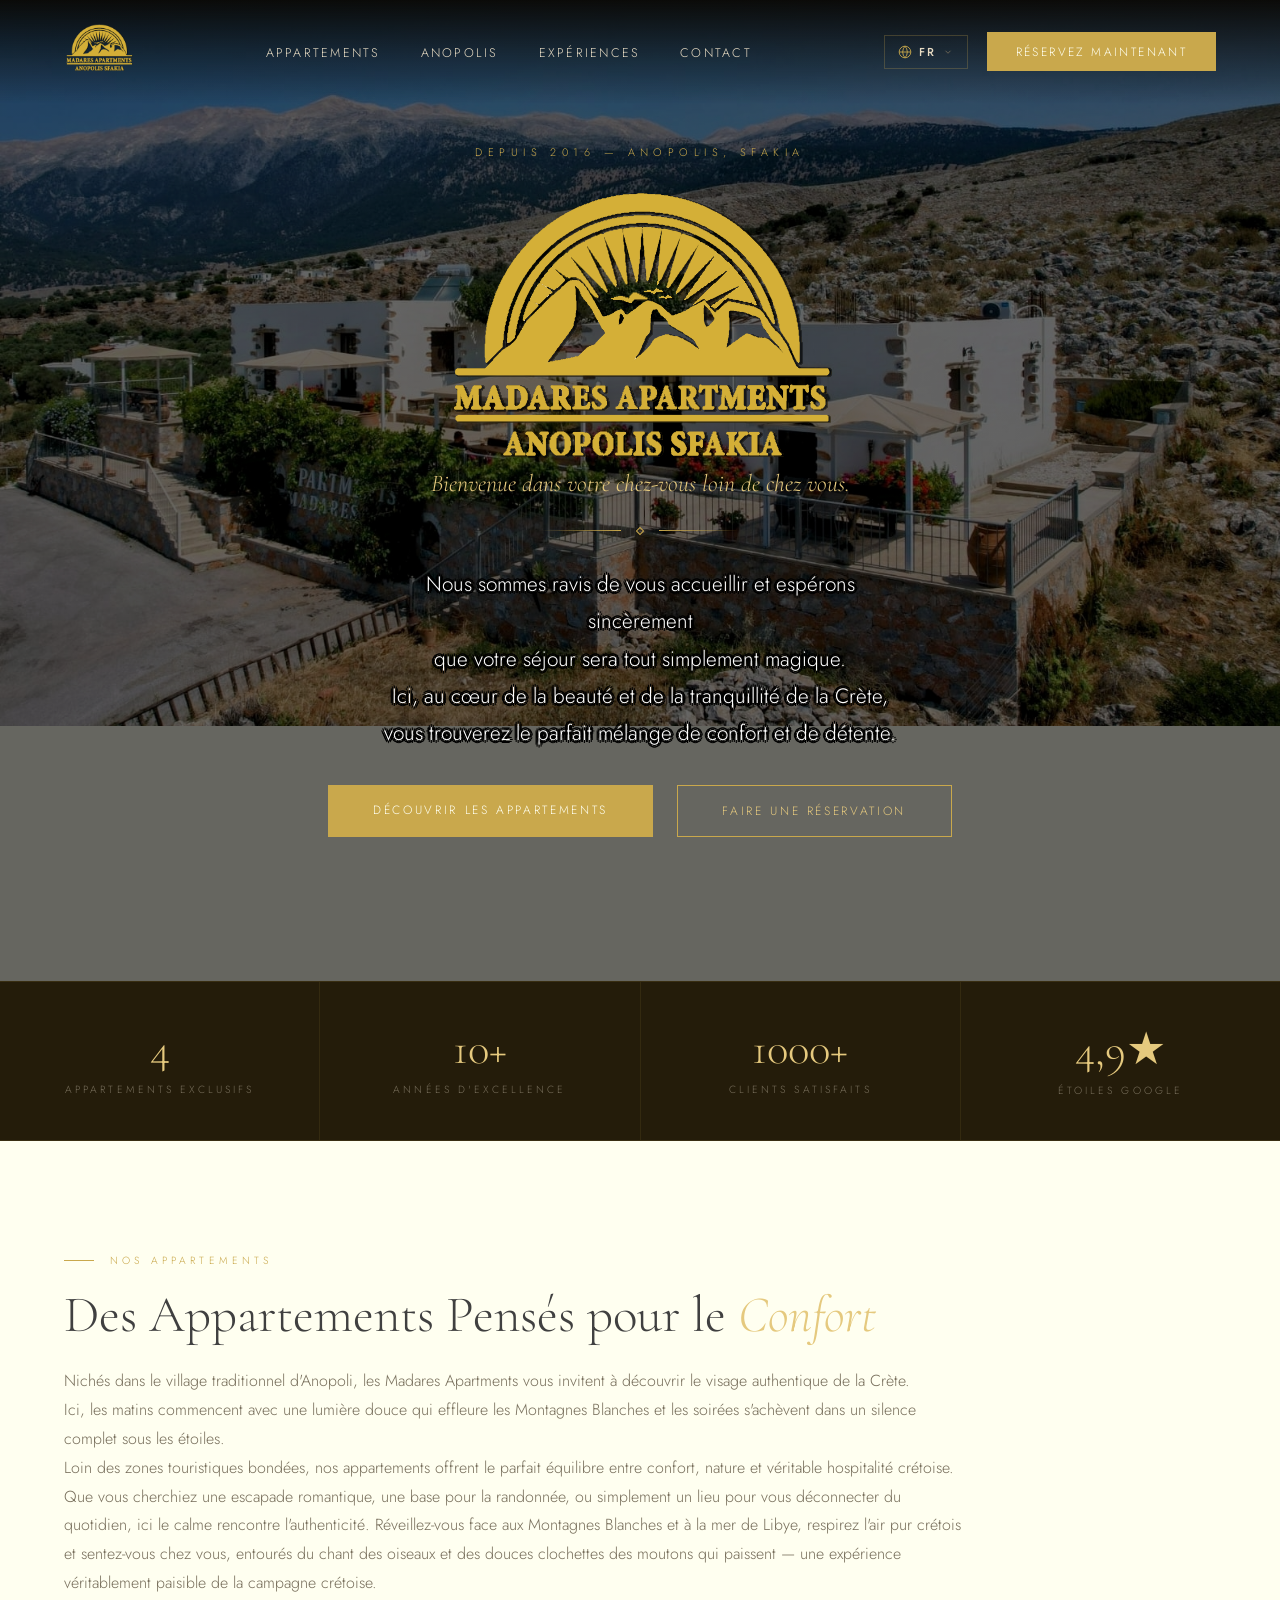
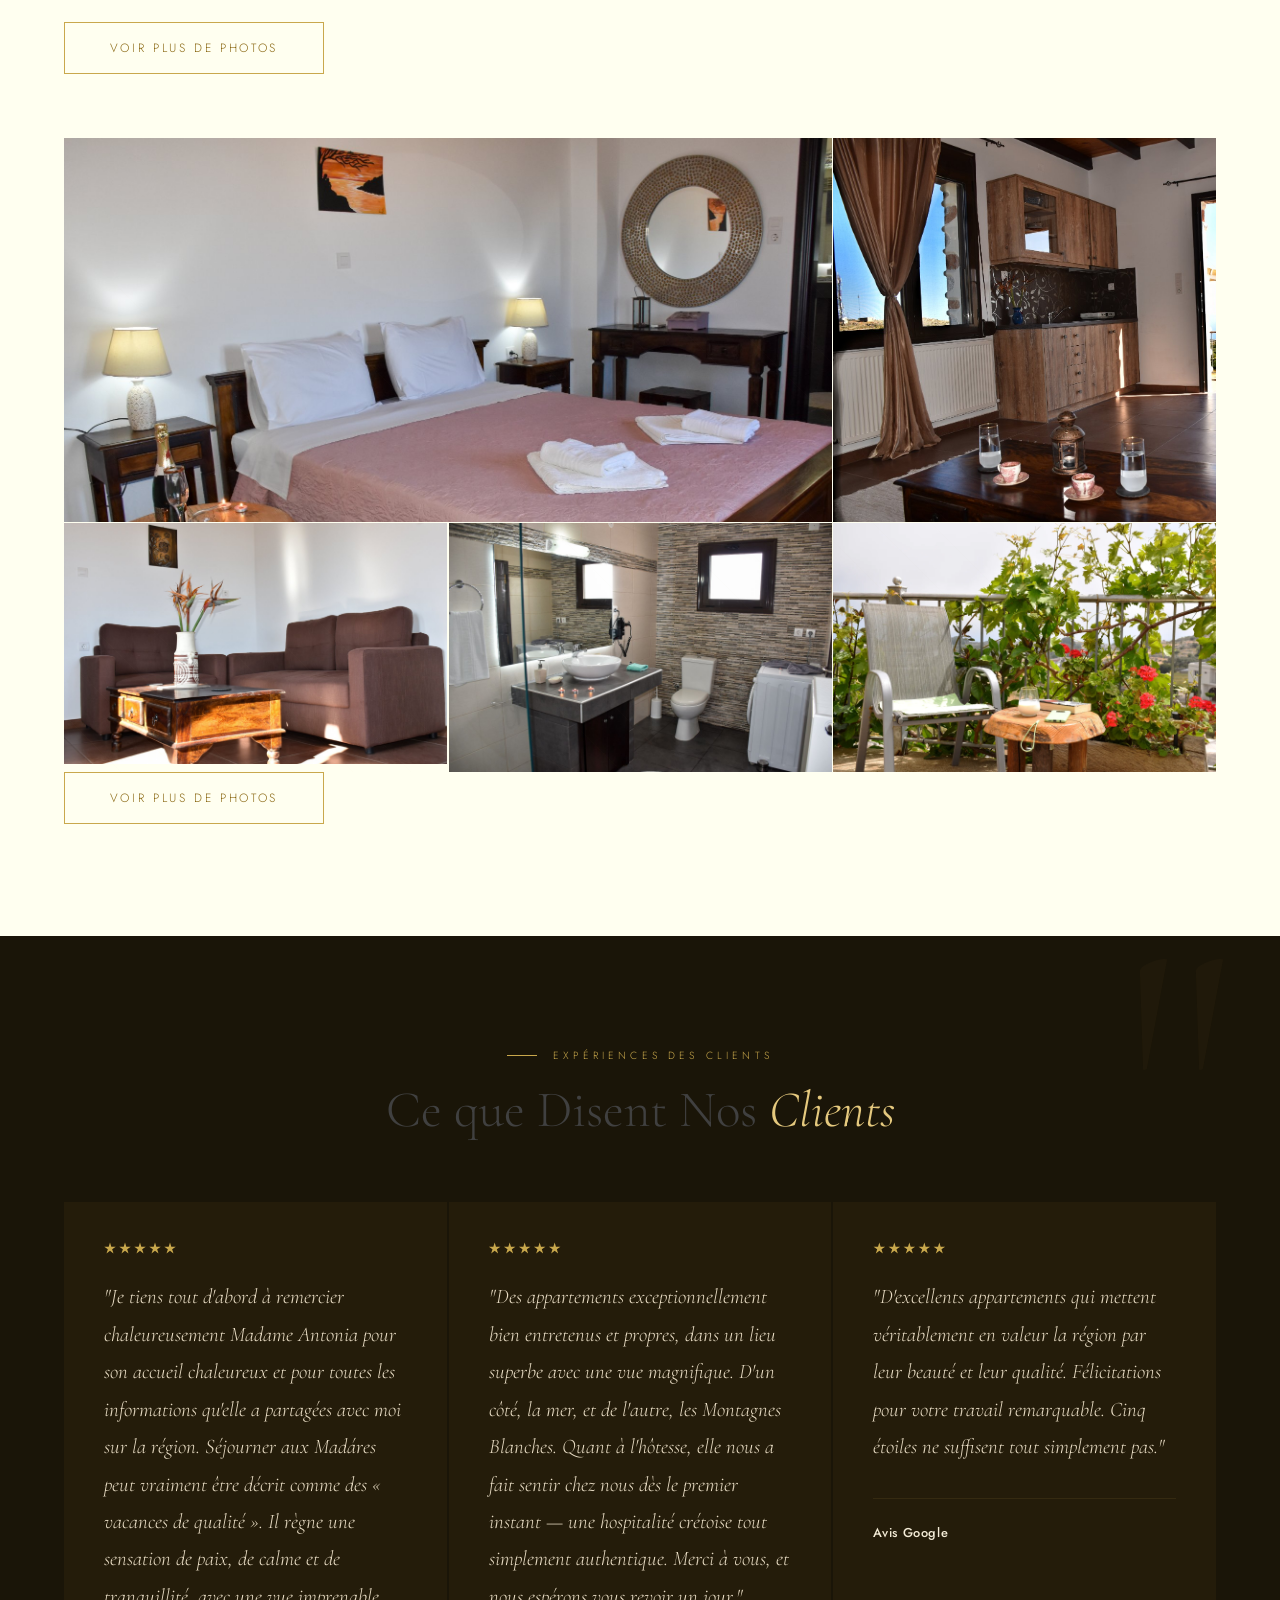
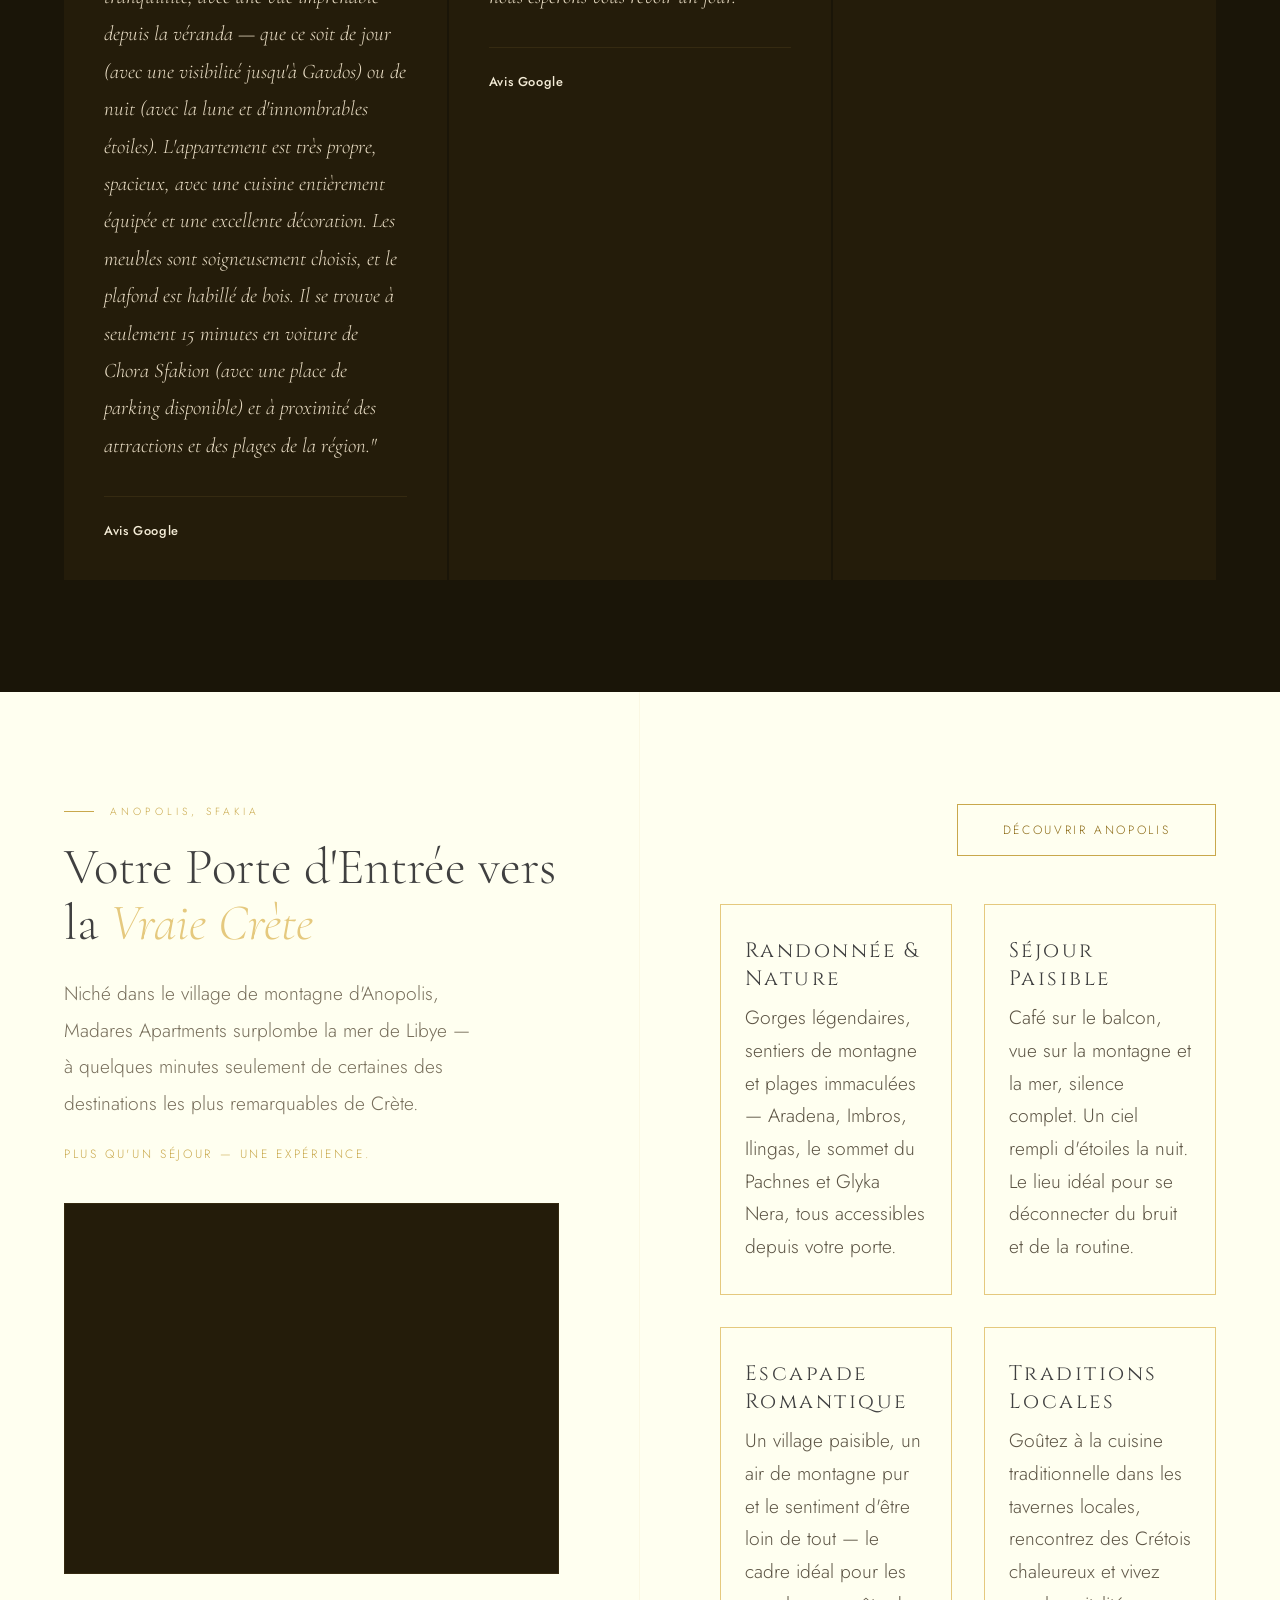
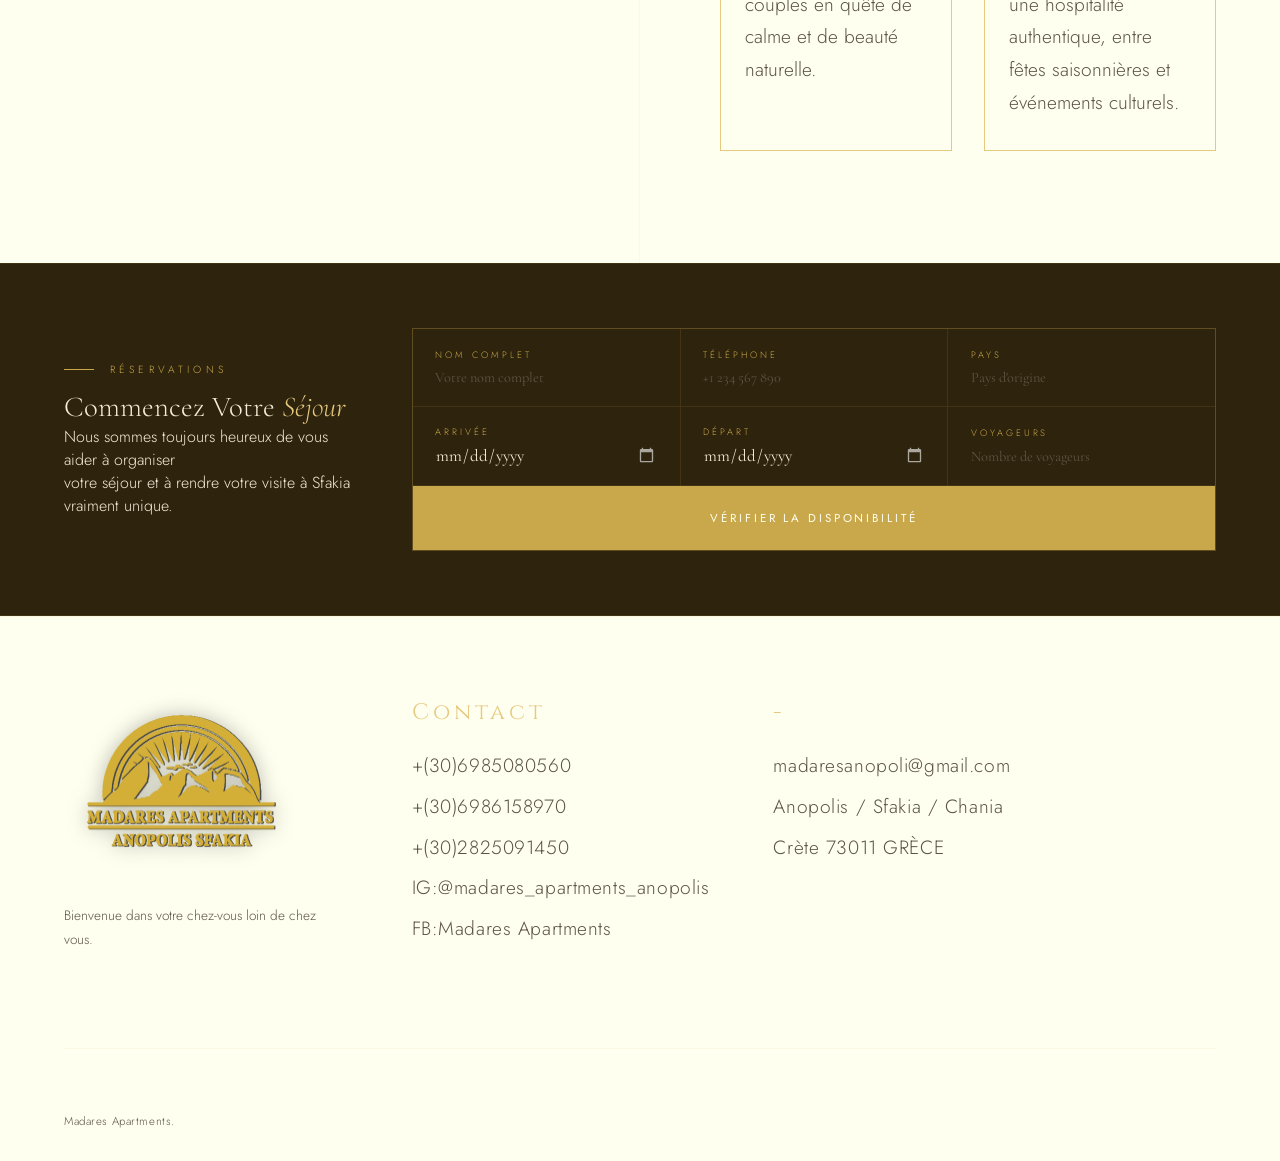
<file: index_fr.html>
<!DOCTYPE html>
<html lang="fr">

<head>
    <meta charset="UTF-8">
    <meta name="viewport" content="width=device-width, initial-scale=1.0">
    <meta name="description" content="Appartements traditionnels Madares à Anopoli, Sfakia, Crète">
    <meta name="keywords"
        content="traditionnel , appartements , chambres , madares , anopolis , sfakia , chania , crète , grèce , appartements">
    <link rel="icon" href="img/gold_logo_en_sd.png">
    <link rel="preconnect" href="https://fonts.googleapis.com">
    <link rel="preconnect" href="https://fonts.gstatic.com" crossorigin>
    <link
        href="https://fonts.googleapis.com/css2?family=Cormorant+Garamond:ital,wght@0,300;0,400;0,600;1,300;1,400&family=Cinzel:wght@400;600&family=Jost:wght@300;400;500&family=EB+Garamond:ital,wght@0,300;0,400;0,600;1,300;1,400&family=Alegreya+SC:wght@400;600&family=Inter:wght@300;400;500&display=swap"
        rel="stylesheet">
    <link rel="stylesheet" href="style.css">
    <title>Madares Apartments</title>

</head>

<body>

    <!-- NAV -->
    <nav id="mainNav">
        <a href="#" class="nav-logo">
            <img src="img/gold_logo_en_sd.png" width="70px" alt="madares apartments" title="madares apartments">
        </a>
        <ul class="nav-links">
            <li><a href="#rooms">Appartements</a></li>
            <li><a href="#amenities">Anopolis</a></li>
            <li><a href="#testimonials">Expériences</a></li>
            <li><a href="#contact">Contact</a></li>
        </ul>
        <div class="nav-right">
            <div class="lang-switcher" id="langSwitcher">
                <button class="lang-btn" id="langToggle" aria-haspopup="true" aria-expanded="false">
                    <span class="lang-globe">
                        <svg width="14" height="14" viewBox="0 0 24 24" fill="none" stroke="currentColor"
                            stroke-width="1.5">
                            <circle cx="12" cy="12" r="10" />
                            <path
                                d="M2 12h20M12 2a15.3 15.3 0 0 1 4 10 15.3 15.3 0 0 1-4 10 15.3 15.3 0 0 1-4-10 15.3 15.3 0 0 1 4-10z" />
                        </svg>
                    </span>
                    <span class="lang-current">FR</span>
                    <span class="lang-caret">
                        <svg width="10" height="10" viewBox="0 0 24 24" fill="none" stroke="currentColor"
                            stroke-width="2">
                            <polyline points="6 9 12 15 18 9" />
                        </svg>
                    </span>
                </button>
                <div class="lang-dropdown" id="langDropdown" role="menu">
                    <a href="index.html" class="lang-option" data-lang="EN" data-label="English" role="menuitem">
                        <span class="lang-code">EN</span>
                        <span class="lang-name">English</span>
                        <span class="lang-check">✓</span>
                    </a>
                    <a href="index_gr.html" class="lang-option" data-lang="EL" data-label="Ελληνικά" role="menuitem">
                        <span class="lang-code">EL</span>
                        <span class="lang-name">Ελληνικά</span>
                        <span class="lang-check">✓</span>
                    </a>
                    <button class="lang-option active" data-lang="FR" data-label="Français" role="menuitem">
                        <span class="lang-code">FR</span>
                        <span class="lang-name">Français</span>
                        <span class="lang-check">✓</span>
                    </button>
                </div>
            </div>
            <a href="#booking" class="nav-cta">Réservez Maintenant</a>
        </div>
    </nav>

    <!-- HERO -->
    <section class="hero">
        <div class="hero-bg"></div>

        <div class="hero-content">
            <p class="hero-eyebrow">Depuis 2016 — Anopolis, Sfakia</p>
            <img src="img/gold_logo_en_sd.png" alt="madares apartments" title="madares apartments">
            <h1 class="hero-title"><em>Bienvenue dans votre chez-vous loin de chez vous.</em></h1>
            <div class="hero-divider">
                <span></span>
                <i></i>
                <span></span>
            </div>
            <p class="hero-sub">
                Nous sommes ravis de vous accueillir et espérons sincèrement <br> que votre séjour
                sera tout simplement magique. <br>Ici, au cœur de la beauté et de la tranquillité de la Crète, vous trouverez le
                parfait mélange de confort et de détente.
            </p>
            <div class="hero-btns">
                <a href="#rooms" class="btn-gold"><span>Découvrir les Appartements</span></a>
                <a href="#booking" class="btn-outline btn-outline-hero">Faire une Réservation</a>
            </div>
        </div>
    </section>

    <!-- STATS -->
    <div class="stats-bar">
        <div class="stat-item">
            <span class="stat-num">4</span>
            <span class="stat-label">Appartements Exclusifs</span>
        </div>
        <div class="stat-item">
            <span class="stat-num">10+</span>
            <span class="stat-label">Années d'Excellence</span>
        </div>
        <div class="stat-item">
            <span class="stat-num">1000+</span>
            <span class="stat-label">Clients Satisfaits</span>
        </div>
        <div class="stat-item">
            <span class="stat-num">4,9★</span>
            <span class="stat-label">Étoiles Google</span>
        </div>
    </div>

    <!-- ROOMS -->
    <section class="rooms-section" id="rooms">
        <div class="rooms-header">
            <div class="rooms-header-left">
                <p class="section-tag">Nos Appartements</p>
                <h2 class="section-title">Des Appartements Pensés pour le <em>Confort</em></h2>
                <p class="rooms-sub">Nichés dans le village traditionnel d'Anopoli, les Madares Apartments vous invitent à découvrir le visage authentique de la Crète.<br> Ici, les matins commencent avec une lumière douce qui effleure les Montagnes Blanches et les soirées s'achèvent dans un silence complet sous les étoiles.<br> Loin des zones touristiques bondées, nos appartements offrent le parfait équilibre entre confort, nature et véritable hospitalité crétoise.<br> Que vous cherchiez une escapade romantique, une base pour la randonnée, ou simplement un lieu pour vous déconnecter du quotidien, ici le calme rencontre l'authenticité.
                    Réveillez-vous face aux Montagnes Blanches et à la mer de Libye, respirez l'air pur crétois et sentez-vous chez vous, entourés du chant des oiseaux et des douces clochettes des moutons qui paissent — une expérience véritablement paisible de la campagne crétoise.
                </p>
            </div>
            <a href="gallery_fr.html" class="btn-outline">Voir Plus de Photos</a>
        </div>

        <div class="rooms-grid">
            <div class="room-card">
                <div class="room-img imperial"></div>
                <div class="room-content">
                </div>
            </div>

            <div class="room-card">
                <div class="room-img penthouse"></div>
                <div class="room-content">
                </div>
            </div>

            <div class="room-card">
                <div class="room-img royal"></div>
                <div class="room-content">
                </div>
            </div>

            <div class="room-card">
                <div class="room-img garden"></div>
                <div class="room-content">
                </div>
            </div>
            <div class="room-card">
                <div class="room-img garden2"></div>
                <div class="room-content">
                </div>
            </div>
        </div>
        <a href="gallery_fr.html" class="btn-outline">Voir Plus de Photos</a>

    </section>


    <!-- TESTIMONIALS -->
    <section class="testimonials-section" id="testimonials">
        <div class="testimonials-header">
            <p class="section-tag">Expériences des Clients</p>
            <h2 class="section-title">Ce que Disent Nos <em>Clients</em></h2>
        </div>

        <div class="testimonials-grid">
            <div class="testimonial-card">
                <div class="stars">
                    <div class="star"></div>
                    <div class="star"></div>
                    <div class="star"></div>
                    <div class="star"></div>
                    <div class="star"></div>
                </div>
                <p class="testimonial-text">"Je tiens tout d'abord à remercier chaleureusement Madame Antonia pour son accueil
                    chaleureux et pour toutes les informations qu'elle a partagées avec moi sur la région.
                    Séjourner aux Madáres peut vraiment être décrit comme des « vacances de qualité ». Il règne une sensation de
                    paix, de calme et de tranquillité, avec une vue imprenable depuis la véranda — que ce soit de jour (avec
                    une visibilité jusqu'à Gavdos) ou de nuit (avec la lune et d'innombrables étoiles). L'appartement est très
                    propre, spacieux, avec une cuisine entièrement équipée et une excellente décoration. Les meubles sont soigneusement
                    choisis, et le plafond est habillé de bois.
                    Il se trouve à seulement 15 minutes en voiture de Chora Sfakion (avec une place de parking disponible) et à proximité
                    des attractions et des plages de la région."</p>
                <div class="testimonial-author">
                    <div>
                        <p class="author-name">Avis Google</p>
                    </div>
                </div>
            </div>

            <div class="testimonial-card">
                <div class="stars">
                    <div class="star"></div>
                    <div class="star"></div>
                    <div class="star"></div>
                    <div class="star"></div>
                    <div class="star"></div>
                </div>
                <p class="testimonial-text">"Des appartements exceptionnellement bien entretenus et propres, dans un lieu superbe avec une
                    vue magnifique. D'un côté, la mer, et de l'autre, les Montagnes Blanches. Quant à l'hôtesse, elle
                    nous a fait sentir chez nous dès le premier instant — une hospitalité crétoise tout simplement authentique. Merci
                    à vous, et nous espérons vous revoir un jour."</p>
                <div class="testimonial-author">
                    <div>
                        <p class="author-name">Avis Google</p>
                    </div>
                </div>
            </div>

            <div class="testimonial-card">
                <div class="stars">
                    <div class="star"></div>
                    <div class="star"></div>
                    <div class="star"></div>
                    <div class="star"></div>
                    <div class="star"></div>
                </div>
                <p class="testimonial-text">"D'excellents appartements qui mettent véritablement en valeur la région par leur beauté et
                    leur qualité. Félicitations pour votre travail remarquable. Cinq étoiles ne suffisent tout simplement pas."</p>
                <div class="testimonial-author">
                    <div>
                        <p class="author-name">Avis Google</p>
                    </div>
                </div>
            </div>
        </div>
    </section>

    <div class="amenities-section" id="amenities">
        <div class="amenities-left">
            <p class="section-tag">Anopolis, Sfakia</p>
            <h2 class="section-title">Votre Porte d'Entrée vers la <em>Vraie Crète</em></h2>
            <p class="amenities-intro">
                Niché dans le village de montagne d'Anopolis, Madares Apartments surplombe la mer de Libye — à quelques minutes seulement de certaines des destinations les plus remarquables de Crète.
            </p>
            <p class="amenities-tagline">Plus qu'un séjour — une expérience.</p>

            <iframe class="visual-box"
                src="https://www.google.com/maps/embed?pb=!1m18!1m12!1m3!1d3259.712147684624!2d24.09566631560342!3d35.21363836308041!2m3!1f0!2f0!3f0!3m2!1i1024!2i768!4f13.1!3m3!1m2!1s0x149c9e62681d5c7b%3A0xe316d0d21b789ae0!2zzpTOuc6xzrzOtc-Bzq_Pg868zrHPhM6xIM6czrHOtM6sz4HOtc-CIM6Rzr3Pjs-Azr_Ou863IM6jz4bOsc66zq_Pic69!5e0!3m2!1sel!2sgr!4v1565521647049!5m2!1sel!2sgr"
                frameborder="0"></iframe>

        </div>

        <div class="amenities-right">
            <a href="anopoli_fr.html" class="btn-outline">Découvrir Anopolis</a>
            <div class="amenity-grid">
                <div class="amenity-item">
                    <p class="amenity-name">Randonnée & Nature</p>
                    <p class="amenity-desc">Gorges légendaires, sentiers de montagne et plages immaculées — Aradena, Imbros, Ilingas, le sommet du Pachnes et Glyka Nera, tous accessibles depuis votre porte.</p>
                </div>
                <div class="amenity-item">
                    <p class="amenity-name">Séjour Paisible</p>
                    <p class="amenity-desc">Café sur le balcon, vue sur la montagne et la mer, silence complet. Un ciel rempli d'étoiles la nuit. Le lieu idéal pour se déconnecter du bruit et de la routine.</p>
                </div>
                <div class="amenity-item">
                    <p class="amenity-name">Escapade Romantique</p>
                    <p class="amenity-desc">Un village paisible, un air de montagne pur et le sentiment d'être loin de tout — le cadre idéal pour les couples en quête de calme et de beauté naturelle.</p>
                </div>
                <div class="amenity-item">
                    <p class="amenity-name">Traditions Locales</p>
                    <p class="amenity-desc">Goûtez à la cuisine traditionnelle dans les tavernes locales, rencontrez des Crétois chaleureux et vivez une hospitalité authentique, entre fêtes saisonnières et événements culturels.</p>
                </div>
            </div>
        </div>
    </div>


    <div class="booking-strip" id="booking">
        <div class="booking-text">
            <p class="section-tag">Réservations</p>
            <h2 class="booking-headline">Commencez Votre <em>Séjour</em></h2>
            <p>Nous sommes toujours heureux de vous aider à organiser <br> votre séjour et à rendre votre visite à Sfakia vraiment unique.</p>
        </div>

        <form class="booking-form" name="booking-request" method="POST" data-netlify="true" id="bookingForm">
            <input type="hidden" name="form-name" value="booking-request" />

            <div class="form-field">
                <label class="form-field-label" for="fullname">Nom Complet</label>
                <input type="text" id="fullname" name="fullname" required placeholder="Votre nom complet" />
            </div>

            <div class="form-field">
                <label class="form-field-label" for="phone">Téléphone</label>
                <input type="tel" id="phone" name="phone" required placeholder="+1 234 567 890" />
            </div>

            <div class="form-field">
                <label class="form-field-label" for="country">Pays</label>
                <input type="text" id="country" name="country" required placeholder="Pays d'origine" />
            </div>

            <div class="form-field">
                <label class="form-field-label" for="arrival">Arrivée</label>
                <input type="date" id="arrival" name="arrival" required />
            </div>

            <div class="form-field">
                <label class="form-field-label" for="departure">Départ</label>
                <input type="date" id="departure" name="departure" required />
            </div>

            <div class="form-field">
                <label class="form-field-label" for="guests">Voyageurs</label>
                <input type="number" id="guests" name="guests" min="1" max="20" required placeholder="Nombre de voyageurs" />
            </div>

            <button class="booking-btn" type="submit">Vérifier la Disponibilité</button>

        </form>
        <div id="success-message" class="success-message">
            <h3>Merci</h3>
            <p>Votre demande a bien été reçue. Nous vous contacterons sous peu.</p>
        </div>
    </div>
    <!-- FOOTER -->
    <footer id="contact">
        <div class="footer-top">
            <div class="footer-brand">
                <a href="#" class="nav-logo">
                    <img src="img/gold_logo_en_sd.png" width="200px" alt="madares apartments"
                        title="madares apartments">
                </a>
                <p class="footer-desc">Bienvenue dans votre chez-vous loin de chez vous.</p>
            </div>

            <div>
                <p class="footer-col-title">Contact</p>
                <ul class="footer-links">
                    <li><a>+(30)6985080560</li>
                    <li><a>+(30)6986158970</a></li>
                    <li><a>+(30)2825091450</a></li>
                    <li><a href="https://www.instagram.com/madares_apartments_anopolis/">IG:@madares_apartments_anopolis</a></li>
                    <li><a href="https://www.facebook.com/profile.php?id=100028733335214">FB:Madares Apartments</a></li>
                </ul>
            </div>
            <div>
                <p class="footer-col-title">-</p>
                <ul class="footer-links">
                    <li><a>madaresanopoli@gmail.com</a></li>
                    <li><a>Anopolis / Sfakia / Chania</a></li>
                    <li><a>Crète 73011 GRÈCE</a></li>
                </ul>
            </div>
        </div>

        <div class="footer-bottom">
            <p class="footer-copy">Madares Apartments.</p>
        </div>
    </footer>

    <script>
        document.getElementById("bookingForm").addEventListener("submit", async function (e) {
            e.preventDefault();

            const form = e.target;

            const arrival = form.arrival.value;
            const departure = form.departure.value;

            // Convert YYYY-MM-DD → DD/MM/YYYY
            const formatDate = (dateStr) => {
                const [year, month, day] = dateStr.split("-");
                return `${day}/${month}/${year}`;
            };

            const data = new FormData(form);

            // overwrite values with formatted ones
            data.set("arrival", formatDate(arrival));
            data.set("departure", formatDate(departure));

            try {
                await fetch("/", {
                    method: "POST",
                    body: new URLSearchParams(data).toString()
                });

                form.style.display = "none";
                document.getElementById("success-message").style.display = "block";

            } catch (err) {
                alert("Une erreur s'est produite. Veuillez réessayer.");
            }
        });
        // Language switcher
        const switcher = document.getElementById('langSwitcher');
        const toggle = document.getElementById('langToggle');
        const dropdown = document.getElementById('langDropdown');
        const current = toggle.querySelector('.lang-current');

        toggle.addEventListener('click', (e) => {
            e.stopPropagation();
            const open = switcher.classList.toggle('open');
            toggle.setAttribute('aria-expanded', open);
        });

        document.addEventListener('click', () => {
            switcher.classList.remove('open');
            toggle.setAttribute('aria-expanded', false);
        });

        const nav = document.getElementById('mainNav');
        window.addEventListener('scroll', () => {
            nav.classList.toggle('scrolled', window.scrollY > 60);
        });

        const observer = new IntersectionObserver((entries) => {
            entries.forEach(e => {
                if (e.isIntersecting) {
                    e.target.style.opacity = '1';
                    e.target.style.transform = 'translateY(0)';
                }
            });
        }, { threshold: 0.1 });

        document.querySelectorAll('.room-card, .amenity-item, .testimonial-card, .stat-item').forEach(el => {
            el.style.opacity = '0';
            el.style.transform = 'translateY(20px)';
            el.style.transition = 'opacity 0.6s ease, transform 0.6s ease';
            observer.observe(el);
        });
    </script>
</body>

</html>
</file>
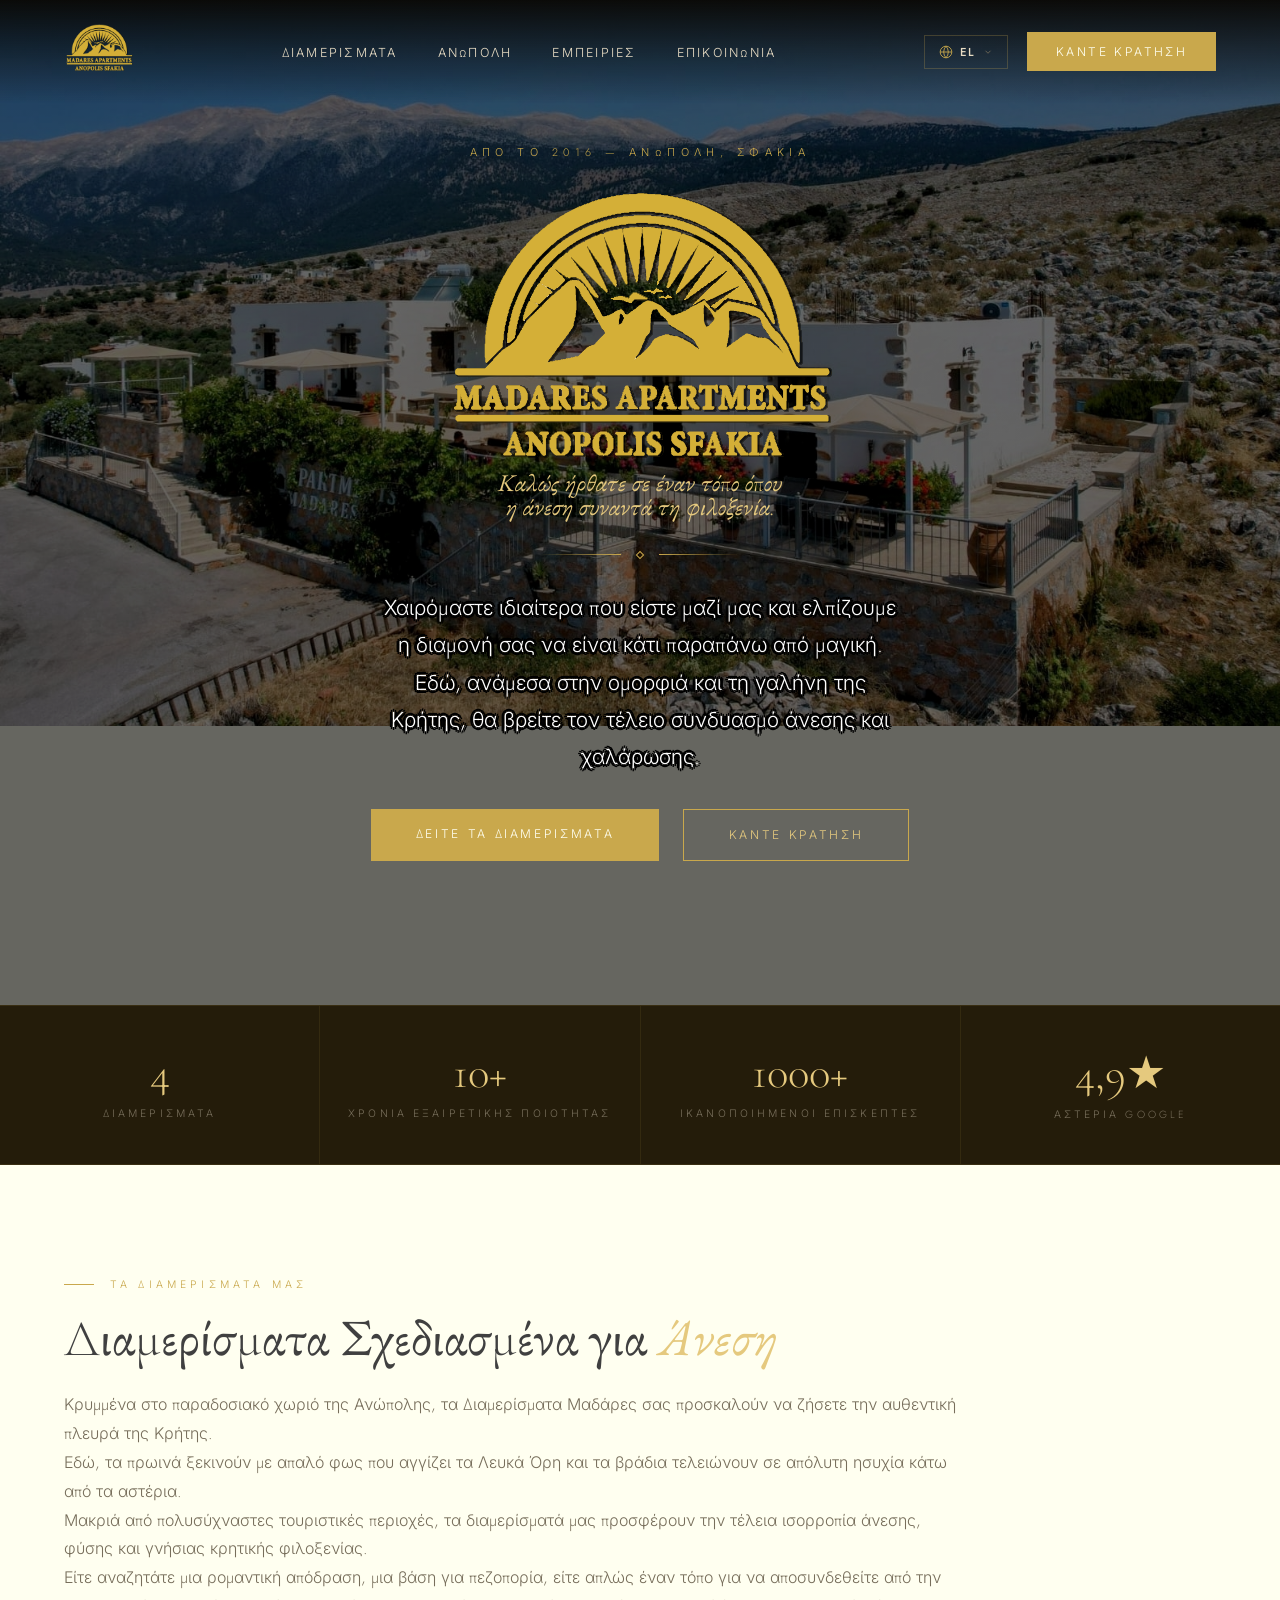
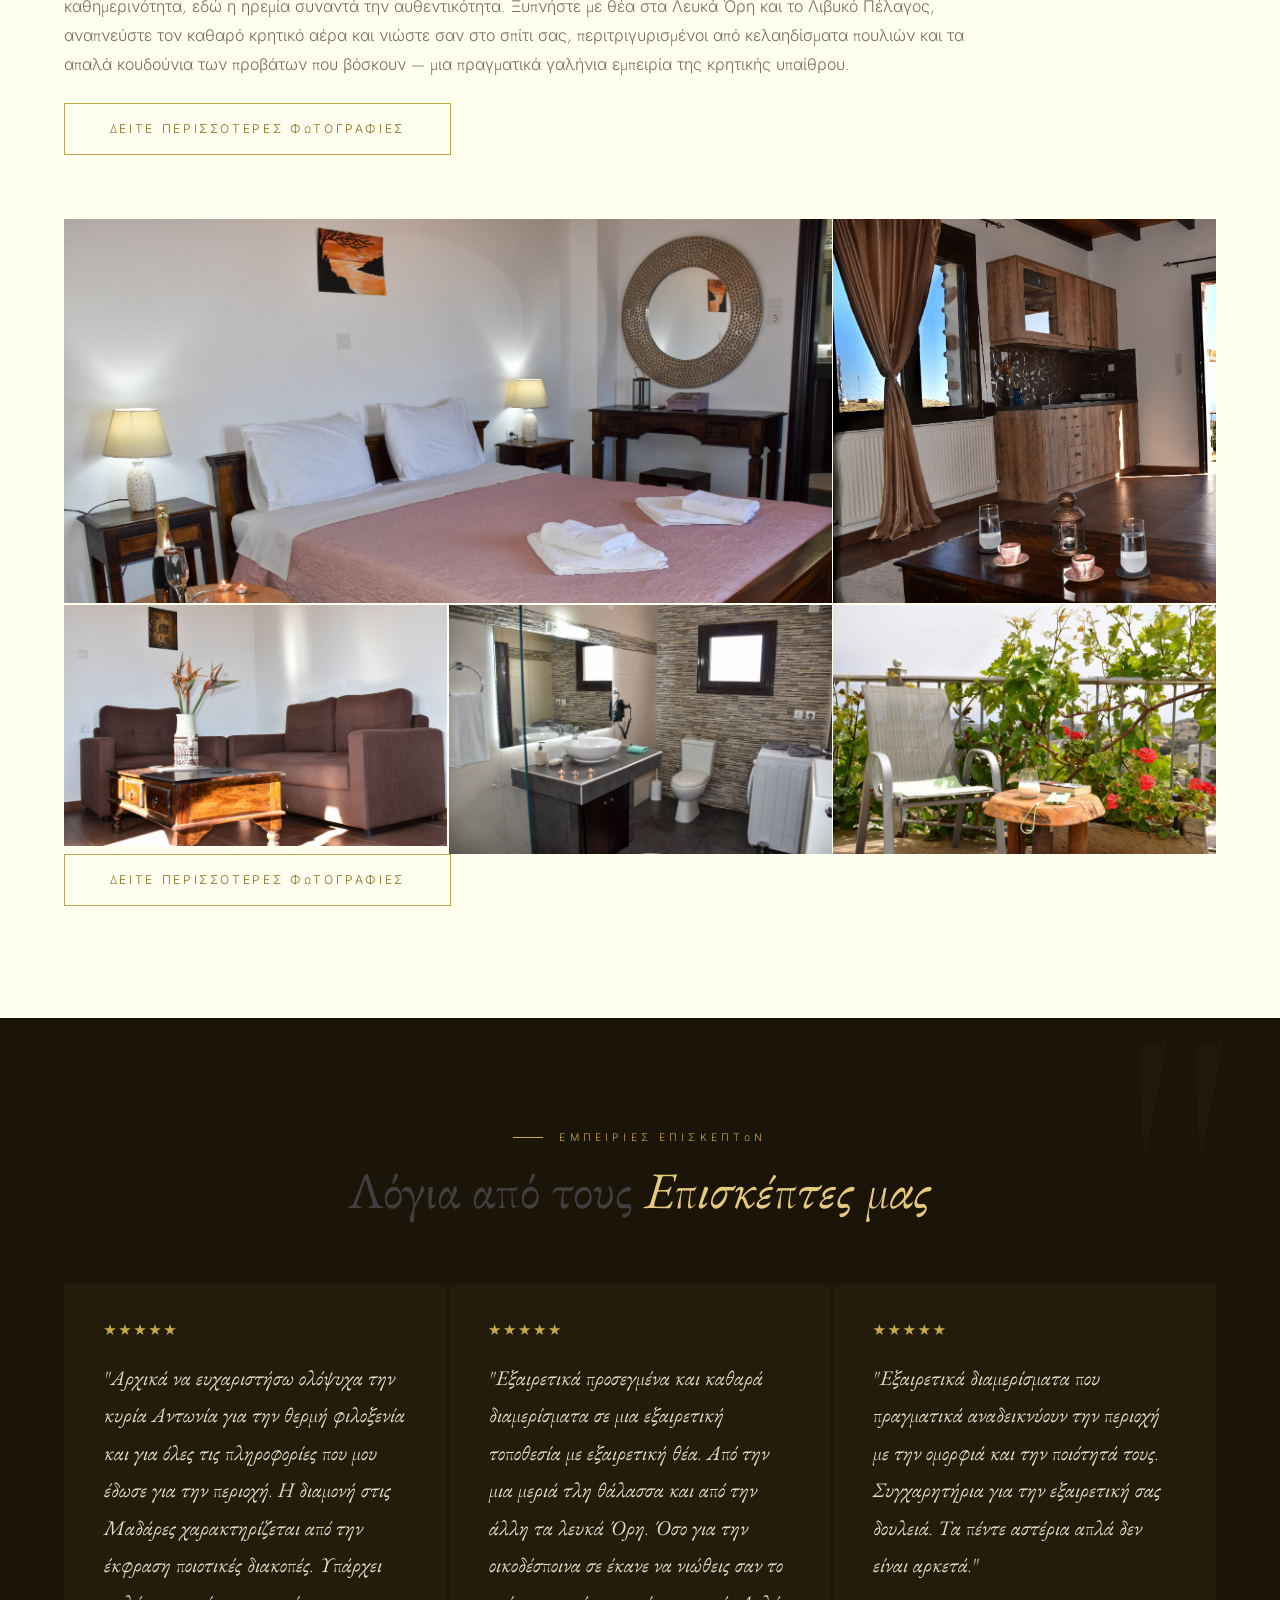
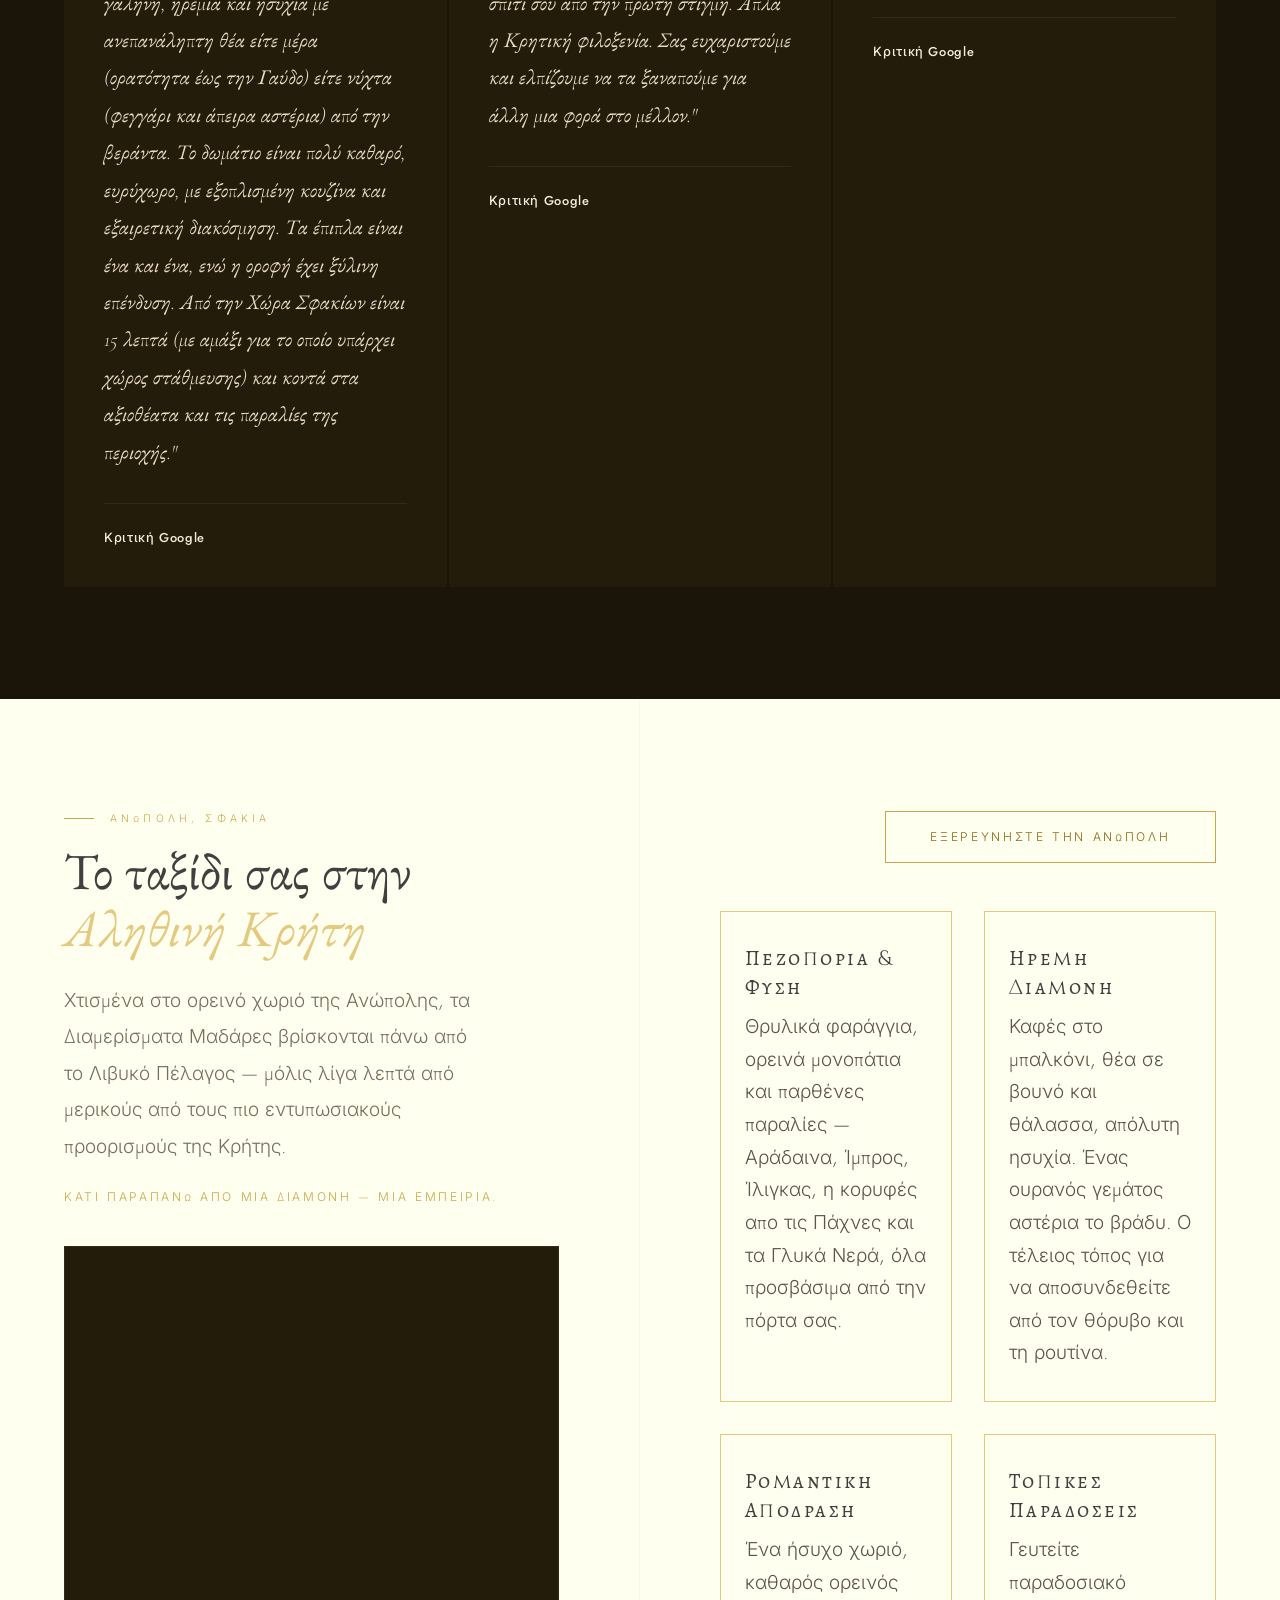
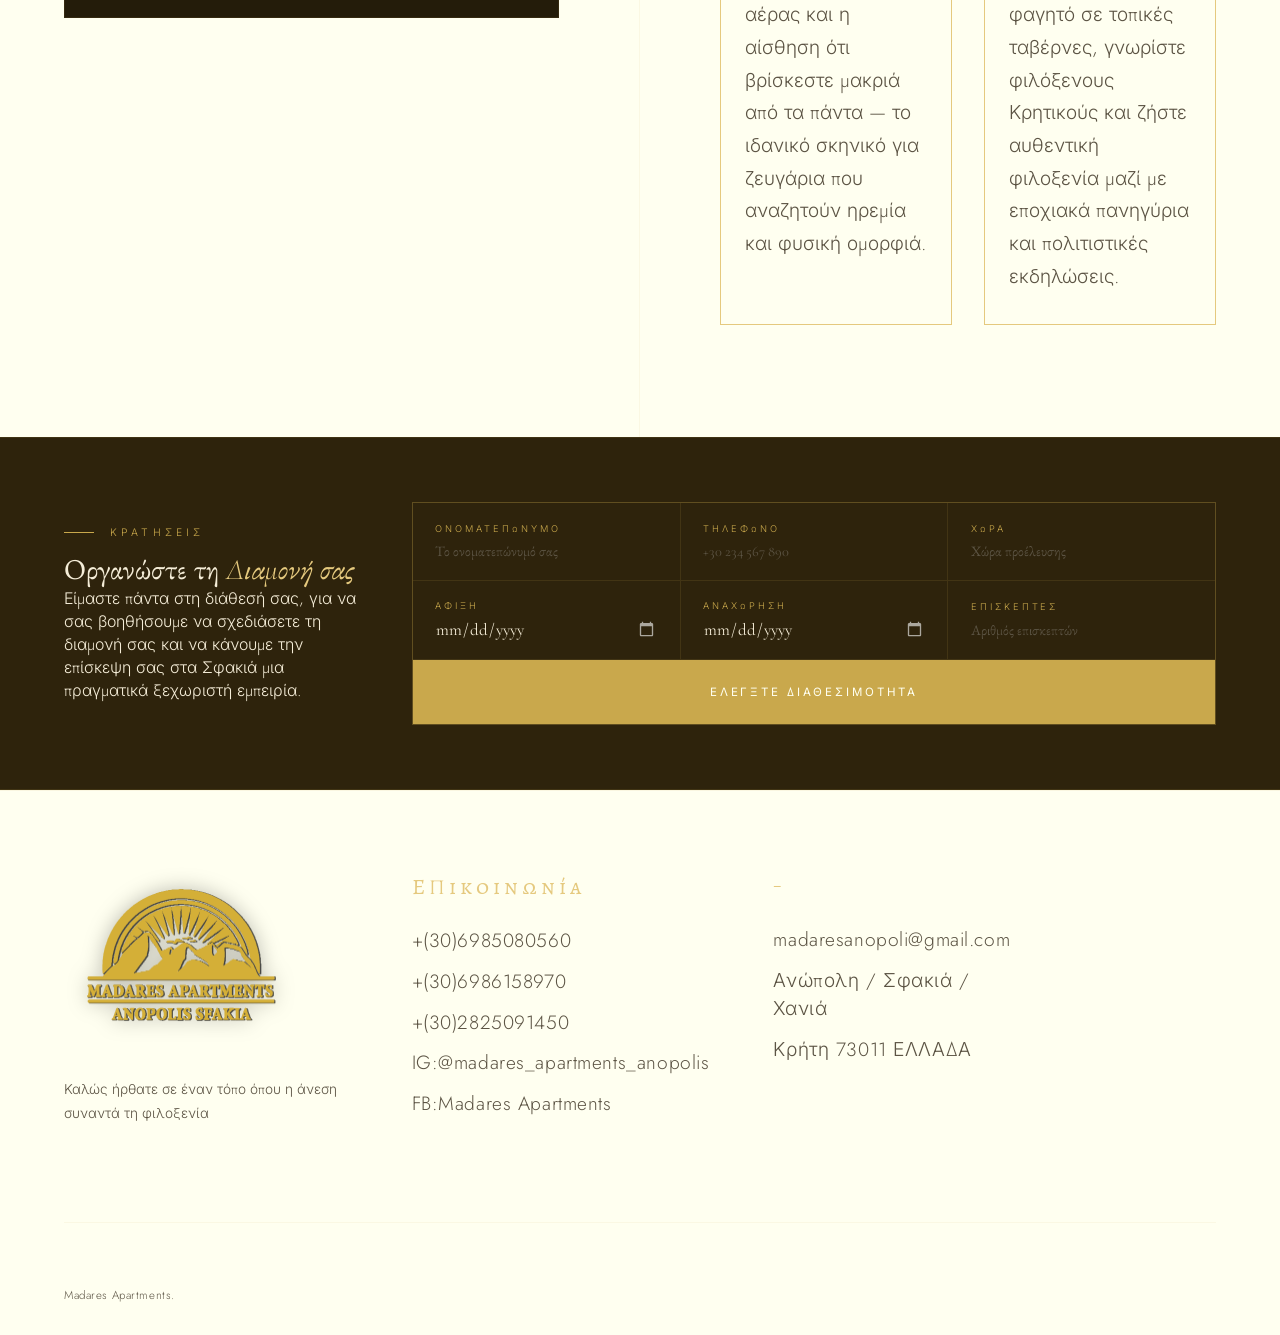
<file: index_gr.html>
<!DOCTYPE html>
<html lang="el">

<head>
    <meta charset="UTF-8">
    <meta name="viewport" content="width=device-width, initial-scale=1.0">
    <meta name="description" content="Παραδοσιακά διαμερίσματα Μαδάρες στην Ανώπολη Σφακίων Κρήτης">
    <meta name="keywords"
        content="παραδοσιακό , διαμερίσματα , δωμάτια , μαδάρες , ανώπολη , σφακιά , χανιά , κρήτη , ελλάδα , διαμερίσματα">
    <link rel="icon" href="img/gold_logo_en_sd.png">
    <link rel="preconnect" href="https://fonts.googleapis.com">
    <link rel="preconnect" href="https://fonts.gstatic.com" crossorigin>
    <link
        href="https://fonts.googleapis.com/css2?family=Cormorant+Garamond:ital,wght@0,300;0,400;0,600;1,300;1,400&family=Cinzel:wght@400;600&family=Jost:wght@300;400;500&family=EB+Garamond:ital,wght@0,300;0,400;0,600;1,300;1,400&family=Alegreya+SC:wght@400;600&family=Inter:wght@300;400;500&display=swap"
        rel="stylesheet">
    <link rel="stylesheet" href="style.css">
    <title>Madares Apartments</title>

</head>

<body>

    <!-- NAV -->
    <nav id="mainNav">
        <a href="#" class="nav-logo">
            <img src="img/gold_logo_en_sd.png" width="70px" alt="madares apartments" title="madares apartments">
        </a>
        <ul class="nav-links">
            <li><a href="#rooms">Διαμερίσματα</a></li>
            <li><a href="#amenities">Ανώπολη</a></li>
            <li><a href="#testimonials">Εμπειρίες</a></li>
            <li><a href="#contact">Επικοινωνία</a></li>
        </ul>
        <div class="nav-right">
            <div class="lang-switcher" id="langSwitcher">
                <button class="lang-btn" id="langToggle" aria-haspopup="true" aria-expanded="false">
                    <span class="lang-globe">
                        <svg width="14" height="14" viewBox="0 0 24 24" fill="none" stroke="currentColor"
                            stroke-width="1.5">
                            <circle cx="12" cy="12" r="10" />
                            <path
                                d="M2 12h20M12 2a15.3 15.3 0 0 1 4 10 15.3 15.3 0 0 1-4 10 15.3 15.3 0 0 1-4-10 15.3 15.3 0 0 1 4-10z" />
                        </svg>
                    </span>
                    <span class="lang-current">EL</span>
                    <span class="lang-caret">
                        <svg width="10" height="10" viewBox="0 0 24 24" fill="none" stroke="currentColor"
                            stroke-width="2">
                            <polyline points="6 9 12 15 18 9" />
                        </svg>
                    </span>
                </button>
                <div class="lang-dropdown" id="langDropdown" role="menu">
                    <a href="index.html" class="lang-option" data-lang="EN" data-label="English" role="menuitem">
                        <span class="lang-code">EN</span>
                        <span class="lang-name">English</span>
                        <span class="lang-check">✓</span>
                    </a>
                    <button class="lang-option active" data-lang="EL" data-label="Ελληνικά" role="menuitem">
                        <span class="lang-code">EL</span>
                        <span class="lang-name">Ελληνικά</span>
                        <span class="lang-check">✓</span>
                    </button>
                    <a href="index_fr.html" class="lang-option" data-lang="FR" data-label="Français" role="menuitem">
                        <span class="lang-code">FR</span>
                        <span class="lang-name">Français</span>
                        <span class="lang-check">✓</span>
                    </a>
                </div>
            </div>
            <a href="#booking" class="nav-cta">Κάντε Κράτηση</a>
        </div>
    </nav>

    <!-- HERO -->
    <section class="hero">
        <div class="hero-bg"></div>

        <div class="hero-content">
            <p class="hero-eyebrow">Από το 2016 — Ανώπολη, Σφακιά</p>
            <img src="img/gold_logo_en_sd.png" alt="madares apartments" title="madares apartments">
            <h1 class="hero-title"><em>Καλώς ήρθατε σε έναν τόπο όπου<br> η άνεση συναντά τη φιλοξενία.</em></h1>
            <div class="hero-divider">
                <span></span>
                <i></i>
                <span></span>
            </div>
            <p class="hero-sub">
                Χαιρόμαστε ιδιαίτερα που είστε μαζί μας και ελπίζουμε η διαμονή σας
                να είναι κάτι παραπάνω από μαγική. <br>Εδώ, ανάμεσα στην ομορφιά και τη γαλήνη της Κρήτης, θα βρείτε τον
                τέλειο συνδυασμό άνεσης και χαλάρωσης.
            </p>
            <div class="hero-btns">
                <a href="#rooms" class="btn-gold"><span>Δείτε τα Διαμερίσματα</span></a>
                <a href="#booking" class="btn-outline btn-outline-hero">Κάντε Κράτηση</a>
            </div>
        </div>
    </section>

    <!-- STATS -->
    <div class="stats-bar">
        <div class="stat-item">
            <span class="stat-num">4</span>
            <span class="stat-label">Διαμερίσματα</span>
        </div>
        <div class="stat-item">
            <span class="stat-num">10+</span>
            <span class="stat-label">Χρόνια ΕΞΑΙΡΕΤΙΚΗΣ ΠΟΙΟΤΗΤΑΣ</span>
        </div>
        <div class="stat-item">
            <span class="stat-num">1000+</span>
            <span class="stat-label">Ικανοποιημένοι Επισκέπτες</span>
        </div>
        <div class="stat-item">
            <span class="stat-num">4,9★</span>
            <span class="stat-label">Αστέρια Google</span>
        </div>
    </div>

    <!-- ROOMS -->
    <section class="rooms-section" id="rooms">
        <div class="rooms-header">
            <div class="rooms-header-left">
                <p class="section-tag">Τα Διαμερίσματά μας</p>
                <h2 class="section-title">Διαμερίσματα Σχεδιασμένα για <em>Άνεση</em></h2>
                <p class="rooms-sub">Κρυμμένα στο παραδοσιακό χωριό της Ανώπολης, τα Διαμερίσματα Μαδάρες σας προσκαλούν να ζήσετε την αυθεντική πλευρά της Κρήτης.<br> Εδώ, τα πρωινά ξεκινούν με απαλό φως που αγγίζει τα Λευκά Όρη και τα βράδια τελειώνουν σε απόλυτη ησυχία κάτω από τα αστέρια.<br> Μακριά από πολυσύχναστες τουριστικές περιοχές, τα διαμερίσματά μας προσφέρουν την τέλεια ισορροπία άνεσης, φύσης και γνήσιας κρητικής φιλοξενίας.<br> Είτε αναζητάτε μια ρομαντική απόδραση, μια βάση για πεζοπορία, είτε απλώς έναν τόπο για να αποσυνδεθείτε από την καθημερινότητα, εδώ η ηρεμία συναντά την αυθεντικότητα.
                    Ξυπνήστε με θέα στα Λευκά Όρη και το Λιβυκό Πέλαγος, αναπνεύστε τον καθαρό κρητικό αέρα και νιώστε σαν στο σπίτι σας, περιτριγυρισμένοι από κελαηδίσματα πουλιών και τα απαλά κουδούνια των προβάτων που βόσκουν — μια πραγματικά γαλήνια εμπειρία της κρητικής υπαίθρου.
                </p>
            </div>
            <a href="gallery_gr.html" class="btn-outline">Δείτε Περισσότερες Φωτογραφίες</a>
        </div>

        <div class="rooms-grid">
            <div class="room-card">
                <div class="room-img imperial"></div>
                <div class="room-content">
                </div>
            </div>

            <div class="room-card">
                <div class="room-img penthouse"></div>
                <div class="room-content">
                </div>
            </div>

            <div class="room-card">
                <div class="room-img royal"></div>
                <div class="room-content">
                </div>
            </div>

            <div class="room-card">
                <div class="room-img garden"></div>
                <div class="room-content">
                </div>
            </div>
            <div class="room-card">
                <div class="room-img garden2"></div>
                <div class="room-content">
                </div>
            </div>
        </div>
        <a href="gallery_gr.html" class="btn-outline">Δείτε Περισσότερες Φωτογραφίες</a>

    </section>


    <!-- TESTIMONIALS -->
    <section class="testimonials-section" id="testimonials">
        <div class="testimonials-header">
            <p class="section-tag">Εμπειρίες Επισκεπτών</p>
            <h2 class="section-title">Λόγια από τους <em>Επισκέπτες μας</em></h2>
        </div>

        <div class="testimonials-grid">
            <div class="testimonial-card">
                <div class="stars">
                    <div class="star"></div>
                    <div class="star"></div>
                    <div class="star"></div>
                    <div class="star"></div>
                    <div class="star"></div>
                </div>
                <p class="testimonial-text">"Αρχικά να ευχαριστήσω ολόψυχα την κυρία Αντωνία για την θερμή φιλοξενία και για όλες τις πληροφορίες που μου έδωσε για την περιοχή.
Η διαμονή στις Μαδάρες χαρακτηρίζεται από την έκφραση ποιοτικές διακοπές. Υπάρχει γαλήνη, ηρεμία και ησυχία με ανεπανάληπτη θέα είτε μέρα (ορατότητα έως την Γαύδο) είτε νύχτα (φεγγάρι και άπειρα αστέρια) από την βεράντα. Το δωμάτιο είναι πολύ καθαρό, ευρύχωρο, με εξοπλισμένη κουζίνα και εξαιρετική διακόσμηση. Τα έπιπλα είναι ένα και ένα, ενώ η οροφή έχει ξύλινη επένδυση.
Από την Χώρα Σφακίων είναι 15 λεπτά (με αμάξι για το οποίο υπάρχει χώρος στάθμευσης) και κοντά στα αξιοθέατα και τις παραλίες της περιοχής."</p>
                <div class="testimonial-author">
                    <div>
                        <p class="author-name">Κριτική Google</p>
                    </div>
                </div>
            </div>

            <div class="testimonial-card">
                <div class="stars">
                    <div class="star"></div>
                    <div class="star"></div>
                    <div class="star"></div>
                    <div class="star"></div>
                    <div class="star"></div>
                </div>
                <p class="testimonial-text">"Εξαιρετικά  προσεγμένα και καθαρά διαμερίσματα σε μια εξαιρετική τοποθεσία με εξαιρετική θέα. Από την μια μεριά τλη θάλασσα και από την άλλη τα λευκά Όρη. Όσο για την οικοδέσποινα σε έκανε να νιώθεις σαν το σπίτι σου από την πρώτη στιγμή. Απλά η Κρητική φιλοξενία. Σας ευχαριστούμε και ελπίζουμε να τα ξαναπούμε για άλλη μια φορά στο μέλλον."</p>
                <div class="testimonial-author">
                    <div>
                        <p class="author-name">Κριτική Google</p>
                    </div>
                </div>
            </div>

            <div class="testimonial-card">
                <div class="stars">
                    <div class="star"></div>
                    <div class="star"></div>
                    <div class="star"></div>
                    <div class="star"></div>
                    <div class="star"></div>
                </div>
                <p class="testimonial-text">"Εξαιρετικά διαμερίσματα που πραγματικά αναδεικνύουν την περιοχή με την ομορφιά και
                    την ποιότητά τους. Συγχαρητήρια για την εξαιρετική σας δουλειά. Τα πέντε αστέρια απλά δεν είναι αρκετά."</p>
                <div class="testimonial-author">
                    <div>
                        <p class="author-name">Κριτική Google</p>
                    </div>
                </div>
            </div>
        </div>
    </section>

    <div class="amenities-section" id="amenities">
        <div class="amenities-left">
            <p class="section-tag">Ανώπολη, Σφακιά</p>
            <h2 class="section-title">Το ταξίδι σας στην <em>Αληθινή Κρήτη</em></h2>
            <p class="amenities-intro">
                Χτισμένα στο ορεινό χωριό της Ανώπολης, τα Διαμερίσματα Μαδάρες βρίσκονται πάνω από το Λιβυκό Πέλαγος — μόλις λίγα λεπτά από μερικούς από τους πιο εντυπωσιακούς προορισμούς της Κρήτης.
            </p>
            <p class="amenities-tagline">Κάτι παραπάνω από μια διαμονή — μια εμπειρία.</p>

            <iframe class="visual-box"
                src="https://www.google.com/maps/embed?pb=!1m18!1m12!1m3!1d3259.712147684624!2d24.09566631560342!3d35.21363836308041!2m3!1f0!2f0!3f0!3m2!1i1024!2i768!4f13.1!3m3!1m2!1s0x149c9e62681d5c7b%3A0xe316d0d21b789ae0!2zzpTOuc6xzrzOtc-Bzq_Pg868zrHPhM6xIM6czrHOtM6sz4HOtc-CIM6Rzr3Pjs-Azr_Ou863IM6jz4bOsc66zq_Pic69!5e0!3m2!1sel!2sgr!4v1565521647049!5m2!1sel!2sgr"
                frameborder="0"></iframe>

        </div>

        <div class="amenities-right">
            <a href="anopoli_gr.html" class="btn-outline">Εξερευνήστε την Ανώπολη</a>
            <div class="amenity-grid">
                <div class="amenity-item">
                    <p class="amenity-name">Πεζοπορια & Φυση</p>
                    <p class="amenity-desc">Θρυλικά φαράγγια, ορεινά μονοπάτια και παρθένες παραλίες — Αράδαινα, Ίμπρος, Ίλιγκας, η κορυφές απο τις Πάχνες και τα Γλυκά Νερά, όλα προσβάσιμα από την πόρτα σας.</p>
                </div>
                <div class="amenity-item">
                    <p class="amenity-name">Ηρεμη Διαμονη</p>
                    <p class="amenity-desc">Καφές στο μπαλκόνι, θέα σε βουνό και θάλασσα, απόλυτη ησυχία. Ένας ουρανός γεμάτος αστέρια το βράδυ. Ο τέλειος τόπος για να αποσυνδεθείτε από τον θόρυβο και τη ρουτίνα.</p>
                </div>
                <div class="amenity-item">
                    <p class="amenity-name">Ρομαντικη Αποδραση</p>
                    <p class="amenity-desc">Ένα ήσυχο χωριό, καθαρός ορεινός αέρας και η αίσθηση ότι βρίσκεστε μακριά από τα πάντα — το ιδανικό σκηνικό για ζευγάρια που αναζητούν ηρεμία και φυσική ομορφιά.</p>
                </div>
                <div class="amenity-item">
                    <p class="amenity-name">Τοπικες Παραδοσεις</p>
                    <p class="amenity-desc">Γευτείτε παραδοσιακό φαγητό σε τοπικές ταβέρνες, γνωρίστε φιλόξενους Κρητικούς και ζήστε αυθεντική φιλοξενία μαζί με εποχιακά πανηγύρια και πολιτιστικές εκδηλώσεις.</p>
                </div>
            </div>
        </div>
    </div>


    <div class="booking-strip" id="booking">
        <div class="booking-text">
            <p class="section-tag">Κρατήσεις</p>
            <h2 class="booking-headline">Οργανώστε τη <em>Διαμονή σας</em></h2>
            <p>Είμαστε πάντα στη διάθεσή σας, για να σας βοηθήσουμε να σχεδιάσετε τη διαμονή σας και να κάνουμε την επίσκεψη σας στα Σφακιά μια πραγματικά ξεχωριστή εμπειρία.</p>
        </div>

        <form class="booking-form" name="booking-request" method="POST" data-netlify="true" id="bookingForm">
            <input type="hidden" name="form-name" value="booking-request" />

            <div class="form-field">
                <label class="form-field-label" for="fullname">Ονοματεπώνυμο</label>
                <input type="text" id="fullname" name="fullname" required placeholder="Το ονοματεπώνυμό σας" />
            </div>

            <div class="form-field">
                <label class="form-field-label" for="phone">Τηλέφωνο</label>
                <input type="tel" id="phone" name="phone" required placeholder="+30 234 567 890" />
            </div>

            <div class="form-field">
                <label class="form-field-label" for="country">Χώρα</label>
                <input type="text" id="country" name="country" required placeholder="Χώρα προέλευσης" />
            </div>

            <div class="form-field">
                <label class="form-field-label" for="arrival">Άφιξη</label>
                <input type="date" id="arrival" name="arrival" required />
            </div>

            <div class="form-field">
                <label class="form-field-label" for="departure">Αναχώρηση</label>
                <input type="date" id="departure" name="departure" required />
            </div>

            <div class="form-field">
                <label class="form-field-label" for="guests">Επισκέπτες</label>
                <input type="number" id="guests" name="guests" min="1" max="20" required placeholder="Αριθμός επισκεπτών" />
            </div>

            <button class="booking-btn" type="submit">Ελέγξτε Διαθεσιμότητα</button>

        </form>
        <div id="success-message" class="success-message">
            <h3>Ευχαριστούμε</h3>
            <p>Το αίτημά σας παραλήφθηκε. Θα επικοινωνήσουμε μαζί σας σύντομα.</p>
        </div>
    </div>
    <!-- FOOTER -->
    <footer id="contact">
        <div class="footer-top">
            <div class="footer-brand">
                <a href="#" class="nav-logo">
                    <img src="img/gold_logo_en_sd.png" width="200px" alt="madares apartments"
                        title="madares apartments">
                </a>
                <p class="footer-desc">Καλώς ήρθατε σε έναν τόπο όπου η άνεση συναντά τη φιλοξενία</p>
            </div>

            <div>
                <p class="footer-col-title">Επικοινωνία</p>
                <ul class="footer-links">
                    <li><a>+(30)6985080560</li>
                    <li><a>+(30)6986158970</a></li>
                    <li><a>+(30)2825091450</a></li>
                    <li><a href="https://www.instagram.com/madares_apartments_anopolis/">IG:@madares_apartments_anopolis</a></li>
                    <li><a href="https://www.facebook.com/profile.php?id=100028733335214">FB:Madares Apartments</a></li>
                </ul>
            </div>
            <div>
                <p class="footer-col-title">-</p>
                <ul class="footer-links">
                    <li><a>madaresanopoli@gmail.com</a></li>
                    <li><a>Ανώπολη / Σφακιά / Χανιά</a></li>
                    <li><a>Κρήτη 73011 ΕΛΛΑΔΑ</a></li>
                </ul>
            </div>
        </div>

        <div class="footer-bottom">
            <p class="footer-copy">Madares Apartments.</p>
        </div>
    </footer>

    <script>
        document.getElementById("bookingForm").addEventListener("submit", async function (e) {
            e.preventDefault();

            const form = e.target;

            const arrival = form.arrival.value;
            const departure = form.departure.value;

            // Convert YYYY-MM-DD → DD/MM/YYYY
            const formatDate = (dateStr) => {
                const [year, month, day] = dateStr.split("-");
                return `${day}/${month}/${year}`;
            };

            const data = new FormData(form);

            // overwrite values with formatted ones
            data.set("arrival", formatDate(arrival));
            data.set("departure", formatDate(departure));

            try {
                await fetch("/", {
                    method: "POST",
                    body: new URLSearchParams(data).toString()
                });

                form.style.display = "none";
                document.getElementById("success-message").style.display = "block";

            } catch (err) {
                alert("Κάτι πήγε στραβά. Παρακαλούμε δοκιμάστε ξανά.");
            }
        });
        // Language switcher
        const switcher = document.getElementById('langSwitcher');
        const toggle = document.getElementById('langToggle');
        const dropdown = document.getElementById('langDropdown');
        const current = toggle.querySelector('.lang-current');

        toggle.addEventListener('click', (e) => {
            e.stopPropagation();
            const open = switcher.classList.toggle('open');
            toggle.setAttribute('aria-expanded', open);
        });

        document.addEventListener('click', () => {
            switcher.classList.remove('open');
            toggle.setAttribute('aria-expanded', false);
        });

        const nav = document.getElementById('mainNav');
        window.addEventListener('scroll', () => {
            nav.classList.toggle('scrolled', window.scrollY > 60);
        });

        const observer = new IntersectionObserver((entries) => {
            entries.forEach(e => {
                if (e.isIntersecting) {
                    e.target.style.opacity = '1';
                    e.target.style.transform = 'translateY(0)';
                }
            });
        }, { threshold: 0.1 });

        document.querySelectorAll('.room-card, .amenity-item, .testimonial-card, .stat-item').forEach(el => {
            el.style.opacity = '0';
            el.style.transform = 'translateY(20px)';
            el.style.transition = 'opacity 0.6s ease, transform 0.6s ease';
            observer.observe(el);
        });
    </script>
</body>

</html>
</file>
<file: style.css>
*,
  *::before,
  *::after {
      margin: 0;
      padding: 0;
      box-sizing: border-box;
  }

  :root {
      --gold-deep: #8B6914;
      --gold-mid: #C9A84C;
      --gold-bright: #E5C97E;
      --gold-light: #F4E4B8;
      --gold-pale: #FAF3E0;
      --dark-base: #FFFFF0;
      --dark-1: #FFFFF0;
      --dark-2: #1A1508;
      --dark-3: #241C0A;
      --dark-4: #2E230C;
      --dark-5: #3A2D10;
      --charcoal: #1C1710;
      --warm-white: #F5EDD8;
      --off-white: #E8DCC4;
      --muted: #776e5b;
      --faint: #5C5444;
      --dgray: #404040;
  }

  html {
      scroll-behavior: smooth;
  }

  body {
      background: var(--dark-base);
      color: var(--warm-white);
      font-family: 'Jost', 'Inter', sans-serif;
      font-weight: 300;
      overflow-x: hidden;
  }

  /* NAV */
  nav {
      position: fixed;
      top: 0;
      width: 100%;
      z-index: 100;
      padding: 1.5rem 4rem;
      display: flex;
      align-items: center;
      justify-content: space-between;
      background: linear-gradient(to bottom, rgba(10, 8, 4, 0.95) 0%, transparent 100%);
      transition: background 0.4s;
  }

  nav.scrolled {
      background: rgba(10, 8, 4, 0.97);
      border-bottom: 1px solid rgba(201, 168, 76, 0.15);
  }

  .nav-logo {
      font-family: 'Cinzel', 'Alegreya SC', serif;
      font-size: 1.25rem;
      letter-spacing: 0.25em;
      color: var(--gold-bright);
      text-decoration: none;
  }

  #map {
      height: 100%;
      width: 100%;
  }

  .nav-logo span {
      color: var(--muted);
      font-size: 0.65rem;
      display: block;
      letter-spacing: 0.5em;
      text-transform: uppercase;
      margin-top: 2px;
  }

  .nav-links {
      display: flex;
      gap: 2.5rem;
      list-style: none;
  }

  .nav-links a {
      text-decoration: none;
      font-size: 0.78rem;
      letter-spacing: 0.18em;
      text-transform: uppercase;
      color: var(--off-white);
      transition: color 0.3s;
  }

  .nav-links a:hover {
      color: var(--gold-bright);
  }

  .nav-right {
      display: flex;
      align-items: center;
      gap: 1.2rem;
  }

  /* LANGUAGE SWITCHER */
  .lang-switcher {
      position: relative;
  }

  .lang-btn {
      display: flex;
      align-items: center;
      gap: 0.45rem;
      background: transparent;
      border: 1px solid rgba(201, 168, 76, 0.25);
      color: var(--off-white);
      padding: 0.5rem 0.85rem;
      cursor: pointer;
      font-family: 'Jost', 'Inter', sans-serif;
      font-size: 0.72rem;
      letter-spacing: 0.15em;
      transition: border-color 0.3s, color 0.3s, background 0.3s;
  }

  .lang-btn:hover,
  .lang-switcher.open .lang-btn {
      border-color: var(--gold-mid);
      color: var(--gold-bright);
      background: rgba(201, 168, 76, 0.06);
  }

  .lang-globe {
      color: var(--gold-mid);
      display: flex;
      align-items: center;
  }

  .lang-current {
      font-weight: 500;
  }

  .lang-caret {
      display: flex;
      align-items: center;
      color: var(--muted);
      transition: transform 0.3s;
  }

  .lang-switcher.open .lang-caret {
      transform: rotate(180deg);
  }

  .lang-dropdown {
      position: absolute;
      top: calc(100% + 8px);
      right: 0;
      background: var(--dark-2);
      border: 1px solid rgba(201, 168, 76, 0.18);
      min-width: 160px;
      opacity: 0;
      pointer-events: none;
      transform: translateY(-6px);
      transition: opacity 0.25s ease, transform 0.25s ease;
      z-index: 200;
  }

  .lang-switcher.open .lang-dropdown {
      opacity: 1;
      pointer-events: all;
      transform: translateY(0);
  }

  .lang-option {
      display: flex;
      align-items: center;
      gap: 0.75rem;
      width: 100%;
      background: transparent;
      border: none;
      color: var(--muted);
      padding: 0.85rem 1.1rem;
      cursor: pointer;
      font-family: 'Jost', 'Inter', sans-serif;
      font-size: 0.8rem;
      letter-spacing: 0.06em;
      border-bottom: 1px solid rgba(201, 168, 76, 0.06);
      transition: background 0.2s, color 0.2s;
      text-align: left;
      position: relative;
      text-decoration: none;
  }

  .lang-option:last-child {
      border-bottom: none;
  }

  .lang-option:hover {
      background: rgba(201, 168, 76, 0.07);
      color: var(--warm-white);
  }

  .lang-option.active {
      color: var(--gold-bright);
  }

  .lang-option::before {
      content: '';
      position: absolute;
      left: 0;
      top: 0;
      bottom: 0;
      width: 0;
      background: var(--gold-mid);
      transition: width 0.2s;
  }

  .lang-option:hover::before {
      width: 2px;
  }

  .lang-option.active::before {
      width: 2px;
  }

  .lang-code {
      font-family: 'Cinzel', 'Alegreya SC', serif;
      font-size: 0.68rem;
      letter-spacing: 0.1em;
      color: var(--gold-mid);
      min-width: 24px;
  }

  .lang-name {
      flex: 1;
  }

  .lang-check {
      font-size: 0.65rem;
      color: var(--gold-mid);
      opacity: 0;
      transition: opacity 0.2s;
  }

  .lang-option.active .lang-check {
      opacity: 1;
  }

  .nav-cta {
      font-size: 0.75rem;
      letter-spacing: 0.2em;
      text-transform: uppercase;
      color: var(--dark-base);
      background: var(--gold-mid);
      padding: 0.65rem 1.8rem;
      text-decoration: none;
      transition: background 0.3s, color 0.3s;
  }

  .nav-cta:hover {
      background: var(--gold-bright);
  }

  /* HERO */
  .hero {
      min-height: 100vh;
      position: relative;
      display: flex;
      align-items: center;
      justify-content: center;
      overflow: hidden;
  }

  .hero-bg {
      position: absolute;
      inset: 0;
      background: linear-gradient(rgba(0, 0, 0, 0.6), rgba(0, 0, 0, 0.6)), url("img/out3.jpg");
      background-size: 100% auto;
      background-repeat: no-repeat;
  }


  .hero-content {
      position: relative;
      z-index: 2;
      text-align: center;
      max-width: 800px;
      padding: 2rem;
      animation: fadeUp 1.2s ease both;
  }

  @keyframes fadeUp {
      from {
          opacity: 0;
          transform: translateY(30px);
      }

      to {
          opacity: 1;
          transform: translateY(0);
      }
  }

  .hero-eyebrow {
      font-size: 0.68rem;
      letter-spacing: 0.5em;
      text-transform: uppercase;
      color: var(--gold-mid);
      margin-bottom: 1.8rem;
      animation: fadeUp 1.2s ease 0.2s both;
  }

  .hero-title {
      font-family: 'Cormorant Garamond', 'EB Garamond', serif;
      font-weight: 300;
      line-height: 1.0;
      color: var(--warm-white);
      margin-bottom: 1rem;
      animation: fadeUp 1.2s ease 0.4s both;
  }

  .hero-title em {
      font-style: italic;
      color: var(--gold-bright);
      display: block;
  }

  .hero-divider {
      display: flex;
      align-items: center;
      justify-content: center;
      gap: 1rem;
      margin: 2rem auto;
      animation: fadeUp 1.2s ease 0.6s both;
  }

  .hero-divider span {
      width: 80px;
      height: 1px;
      background: linear-gradient(to right, transparent, var(--gold-mid));
  }

  .hero-divider span:last-child {
      transform: scaleX(-1);
  }

  .hero-divider i {
      width: 6px;
      height: 6px;
      border: 1px solid var(--gold-mid);
      transform: rotate(45deg);
  }

  .hero-sub {
      font-size: 1.30rem;
      font-weight: 300;
      color: white;
      line-height: 1.8;
      max-width: 520px;
      margin: 0 auto 2rem;
      animation: fadeUp 1.2s ease 0.8s both;
      text-shadow:
          -2px -2px 0 #000,
          2px -2px 0 #000,
          -2px 2px 0 #000,
          2px 2px 0 #000,
          -3px 0px 0 #000,
          3px 0px 0 #000,
          0px -3px 0 #000,
          0px 3px 0 #000;

  }

  .hero-btns {
      display: flex;
      gap: 1.5rem;
      justify-content: center;
      flex-wrap: wrap;
      animation: fadeUp 1.2s ease 1.0s both;
  }

  .btn-gold {
      display: inline-block;
      font-size: 0.75rem;
      letter-spacing: 0.22em;
      text-transform: uppercase;
      color: var(--dark-base);
      background: var(--gold-mid);
      padding: 1rem 2.8rem;
      text-decoration: none;
      position: relative;
      overflow: hidden;
      transition: background 0.3s;
  }

  .btn-gold::after {
      content: '';
      position: absolute;
      inset: 0;
      background: var(--gold-bright);
      transform: translateX(-101%);
      transition: transform 0.4s cubic-bezier(0.4, 0, 0.2, 1);
  }

  .btn-gold:hover::after {
      transform: translateX(0);
  }

  .btn-gold span {
      position: relative;
      z-index: 1;
  }

  .btn-outline {
      display: inline-block;
      font-size: 0.75rem;
      letter-spacing: 0.22em;
      text-transform: uppercase;
      color: var(--gold-bright);
      border: 1px solid var(--gold-mid);
      padding: 1rem 2.8rem;
      text-decoration: none;
      transition: border-color 0.3s, color 0.3s, background 0.3s;
      color: var(--gold-deep);
  }

  .btn-outline-hero {
    color: var(--gold-bright);
  }

  .btn-outline:hover {
      border-color: var(--gold-bright);
      background: rgba(201, 168, 76, 0.06);
      color: var(--gold-light);
  }

  .hero-scroll {
      position: absolute;
      bottom: 2.5rem;
      left: 50%;
      transform: translateX(-50%);
      display: flex;
      flex-direction: column;
      align-items: center;
      gap: 0.5rem;
      animation: fadeUp 1.2s ease 1.3s both;
  }

  .hero-scroll span {
      font-size: 0.62rem;
      letter-spacing: 0.3em;
      text-transform: uppercase;
      color: var(--faint);
  }

  .scroll-line {
      width: 1px;
      height: 50px;
      background: linear-gradient(to bottom, var(--gold-mid), transparent);
      animation: scrollPulse 2s ease infinite;
  }

  @keyframes scrollPulse {

      0%,
      100% {
          opacity: 0.3;
          transform: scaleY(1);
      }

      50% {
          opacity: 1;
          transform: scaleY(1.1);
      }
  }

  /* STATS BAR */
  .stats-bar {
      background: var(--dark-3);
      border-top: 1px solid rgba(201, 168, 76, 0.12);
      border-bottom: 1px solid rgba(201, 168, 76, 0.12);
      display: flex;
      padding: 0;
  }

  .stat-item {
      flex: 1;
      text-align: center;
      padding: 2.5rem 1rem;
      border-right: 1px solid rgba(201, 168, 76, 0.1);
      position: relative;
  }

  .stat-item:last-child {
      border-right: none;
  }

  .stat-item::after {
      content: '';
      position: absolute;
      bottom: 0;
      left: 50%;
      transform: translateX(-50%) scaleX(0);
      width: 40px;
      height: 2px;
      background: var(--gold-mid);
      transition: transform 0.4s;
  }

  .stat-item:hover::after {
      transform: translateX(-50%) scaleX(1);
  }

  .stat-num {
      font-family: 'Cormorant Garamond', 'EB Garamond', serif;
      font-size: 2.8rem;
      font-weight: 300;
      color: var(--gold-bright);
      display: block;
  }

  .stat-label {
      font-size: 0.65rem;
      letter-spacing: 0.3em;
      text-transform: uppercase;
      color: var(--muted);
      margin-top: 0.3rem;
  }

  /* SECTION COMMON */
  section {
      padding: 7rem 4rem;
  }

  .section-tag {
      font-size: 0.65rem;
      letter-spacing: 0.4em;
      text-transform: uppercase;
      color: var(--gold-mid);
      display: flex;
      align-items: center;
      gap: 1rem;
      margin-bottom: 1.2rem;
  }

  .section-tag::before {
      content: '';
      width: 30px;
      height: 1px;
      background: var(--gold-mid);
      display: inline-block;
  }

  .section-title {
      font-family: 'Cormorant Garamond', 'EB Garamond', serif;
      font-size: clamp(2.2rem, 4vw, 3.5rem);
      font-weight: 300;
      color: var(--dgray);
      line-height: 1.1;
      margin-bottom: 1.5rem;
  }

  .section-title em {
      font-style: italic;
      color: var(--gold-bright);
  }

  /* ROOMS SECTION */
  .rooms-section {
      background: var(--dark-1);
  }

  .rooms-header {
      display: flex;
      justify-content: space-between;
      align-items: flex-end;
      margin-bottom: 4rem;
      flex-wrap: wrap;
      gap: 1.5rem;
  }

  .rooms-header .btn-outline {
      align-self: flex-end;
  }

  .rooms-header-left {
      max-width: 900px;
  }

  .rooms-sub {
      font-size: 1rem;
      color: var(--muted);
      line-height: 1.8;
  }

  .rooms-grid {
      display: grid;
      grid-template-columns: repeat(3, 1fr);
      gap: 1.5px;
  }

  .rooms-grid .room-card:first-child {
      grid-column: 1 / 3;
  }

  .room-card {
      position: relative;
      overflow: hidden;
      cursor: pointer;
  }

  .room-card::before {
      content: '';
      display: block;
      padding-top: 65%;
  }

  .rooms-grid .room-card:first-child::before {
      padding-top: 50%;
  }

  .room-img {
      position: absolute;
      inset: 0;
      transition: transform 0.8s cubic-bezier(0.4, 0, 0.2, 1);
  }

  .room-card:hover .room-img {
      transform: scale(1.06);
  }

  /* Fake images using CSS gradients — replace with <img> tags */
  .room-img.imperial {
      background:
          url("img/1.jpg");
      background-size: 100% auto;
      background-repeat: no-repeat;
  }

  .room-img.penthouse {
      background:
          url("img/4.jpg");
      background-size: auto 100%;
      background-repeat: no-repeat;
  }

  .room-img.royal {
      background:
          url("img/6.jpg");
      background-size: 100% auto;
      background-repeat: no-repeat;
  }

  .room-img.garden {
      background:
          url("img/2.jpg");
      background-size: 100% auto;
      background-repeat: no-repeat;
  }

  .room-img.garden2 {
      background:
          url("img/8.webp");
      background-size: 100% auto;
      background-repeat: no-repeat;
  }

  /* Fake image illustrations */
  .room-img::after {
      content: '';
      position: absolute;
      inset: 0;
      opacity: 0.15;
      background-image: repeating-linear-gradient(45deg,
              transparent,
              transparent 40px,
              rgba(201, 168, 76, 0.08) 40px,
              rgba(201, 168, 76, 0.08) 41px);
  }

  .room-overlay {
      position: absolute;
      inset: 0;
      background: linear-gradient(to top, rgba(10, 8, 4, 0.92) 0%, rgba(10, 8, 4, 0.2) 50%, transparent 100%);
      transition: background 0.5s;
  }

  .room-card:hover .room-overlay {
      background: linear-gradient(to top, rgba(10, 8, 4, 0.97) 0%, rgba(10, 8, 4, 0.4) 60%, rgba(10, 8, 4, 0.1) 100%);
  }

  .room-content {
      position: absolute;
      bottom: 0;
      left: 0;
      right: 0;
      padding: 2.5rem;
  }

  .room-badge {
      display: inline-block;
      font-size: 0.6rem;
      letter-spacing: 0.3em;
      text-transform: uppercase;
      color: var(--dark-base);
      background: var(--gold-mid);
      padding: 0.3rem 0.8rem;
      margin-bottom: 1rem;
  }

  .room-name {
      font-family: 'Cormorant Garamond', 'EB Garamond', serif;
      font-size: 1.8rem;
      font-weight: 300;
      color: var(--warm-white);
      margin-bottom: 0.4rem;
  }

  .rooms-grid .room-card:first-child .room-name {
      font-size: 2.4rem;
  }

  .room-desc {
      font-size: 0.85rem;
      color: var(--muted);
      line-height: 1.7;
      max-width: 350px;
      max-height: 0;
      overflow: hidden;
      transition: max-height 0.5s ease, opacity 0.5s ease;
      opacity: 0;
      margin-bottom: 0;
  }

  .room-card:hover .room-desc {
      max-height: 80px;
      opacity: 1;
      margin-bottom: 1rem;
  }

  .room-footer {
      display: flex;
      align-items: center;
      justify-content: space-between;
      margin-top: 0.8rem;
  }

  .room-price {
      font-family: 'Cormorant Garamond', 'EB Garamond', serif;
      font-size: 1.5rem;
      font-weight: 300;
      color: var(--gold-bright);
  }

  .room-price span {
      font-size: 0.72rem;
      color: var(--muted);
      font-family: 'Jost', 'Inter', sans-serif;
      letter-spacing: 0.05em;
  }

  .room-link {
      font-size: 0.68rem;
      letter-spacing: 0.25em;
      text-transform: uppercase;
      color: var(--gold-mid);
      text-decoration: none;
      border-bottom: 1px solid rgba(201, 168, 76, 0.3);
      padding-bottom: 2px;
      transition: color 0.3s, border-color 0.3s;
      opacity: 0;
      transform: translateX(-10px);
      transition: opacity 0.4s, transform 0.4s, color 0.3s, border-color 0.3s;
  }

  .room-card:hover .room-link {
      opacity: 1;
      transform: translateX(0);
  }

  .room-link:hover {
      color: var(--gold-bright);
      border-color: var(--gold-bright);
  }

  /* AMENITIES */
  .amenities-section {
      background: var(--dark-base);
      display: grid;
      grid-template-columns: 1fr 1fr;
      gap: 0;
      padding: 0;
  }

  .amenities-left {
      padding: 7rem 5rem 7rem 4rem;
      border-right: 1px solid rgba(201, 168, 76, 0.08);
  }

  .amenities-right {
      padding: 7rem 4rem 7rem 5rem;
      display: flex;
      flex-direction: column;
      justify-content: center;
  }

  .amenities-right .btn-outline {
      align-self: flex-end;
  }

  .amenity-grid {
      display: grid;
      grid-template-columns: 1fr 1fr;
      gap: 2rem;
      margin-top: 3rem;
  }

  .amenity-item {
      padding: 2rem 1.5rem;
      border: 1px solid var(--gold-bright);
      position: relative;
      transition: border-color 0.3s, background 0.3s;
  }

  .amenity-item:hover {
      border-color: rgba(201, 168, 76, 0.25);
      background: rgba(201, 168, 76, 0.03);
  }

  .amenity-item::before {
      content: '';
      position: absolute;
      top: 0;
      left: 0;
      width: 0;
      height: 2px;
      background: var(--gold-mid);
      transition: width 0.4s;
  }

  .amenity-item:hover::before {
      width: 100%;
  }

  .amenity-icon {
      width: 36px;
      height: 36px;
      margin-bottom: 1.2rem;
      color: var(--gold-mid);
  }

  .amenity-name {
      font-family: 'Cinzel', 'Alegreya SC', serif;
      font-size: 1.3rem;
      letter-spacing: 0.12em;
      color: var(--dgray);
      margin-bottom: 0.5rem;
  }

  .amenity-desc {
      font-size: 1.2rem;
      color: var(--faint);
      line-height: 1.7;
  }

  .amenities-intro {
      color: var(--muted);
      font-size: 1.2rem;
      line-height: 1.9;
      margin-bottom: 1.5rem;
      max-width: 420px;
  }

  .amenities-tagline {
      color: var(--gold-mid);
      font-size: 0.75rem;
      letter-spacing: 0.22em;
      text-transform: uppercase;
      margin-bottom: 2.5rem;
  }

  .visual-box {
      width: 100%;
      aspect-ratio: 4/3;
      background: var(--dark-3);
      border: 1px solid rgba(201, 168, 76, 0.1);
      display: flex;
      align-items: center;
      justify-content: center;
      position: relative;
      overflow: hidden;
      margin-bottom: 2rem;
  }

  .visual-box::before {
      content: '';
      position: absolute;
      inset: 0;
      background:
          radial-gradient(ellipse at 30% 40%, rgba(201, 168, 76, 0.08) 0%, transparent 60%),
          linear-gradient(135deg, var(--dark-3) 0%, var(--dark-4) 100%);
  }

  .visual-inner {
      position: relative;
      z-index: 1;
      font-family: 'Cormorant Garamond', 'EB Garamond', serif;
      font-size: 5rem;
      font-weight: 300;
      color: rgba(201, 168, 76, 0.15);
      letter-spacing: -0.05em;
  }

  .visual-box-text {
      position: absolute;
      bottom: 1.5rem;
      left: 1.5rem;
      right: 1.5rem;
      font-size: 0.7rem;
      letter-spacing: 0.2em;
      text-transform: uppercase;
      color: var(--faint);
  }

  /* TESTIMONIALS */
  .testimonials-section {
      background: var(--dark-2);
      position: relative;
      overflow: hidden;
  }

  .testimonials-section::before {
      content: '"';
      position: absolute;
      top: -3rem;
      right: 3rem;
      font-family: 'Cormorant Garamond', 'EB Garamond', serif;
      font-size: 25rem;
      color: rgba(201, 168, 76, 0.03);
      line-height: 1;
      pointer-events: none;
  }

  .testimonials-header {
      text-align: center;
      margin-bottom: 4rem;
  }

  .testimonials-header .section-tag {
      justify-content: center;
  }

  .testimonials-header .section-title {
      text-align: center;
  }

  .testimonials-grid {
      display: grid;
      grid-template-columns: repeat(3, 1fr);
      gap: 2px;
  }

  .testimonial-card {
      background: var(--dark-3);
      padding: 2.5rem;
      position: relative;
      transition: background 0.3s;
  }

  .testimonial-card:hover {
      background: var(--dark-4);
  }

  .testimonial-card::before {
      content: '';
      position: absolute;
      top: 0;
      left: 0;
      width: 2px;
      height: 0;
      background: var(--gold-mid);
      transition: height 0.4s;
  }

  .testimonial-card:hover::before {
      height: 100%;
  }

  .stars {
      display: flex;
      gap: 3px;
      margin-bottom: 1.5rem;
  }

  .star {
      width: 12px;
      height: 12px;
      background: var(--gold-mid);
      clip-path: polygon(50% 0%, 61% 35%, 98% 35%, 68% 57%, 79% 91%, 50% 70%, 21% 91%, 32% 57%, 2% 35%, 39% 35%);
  }

  .testimonial-text {
      font-family: 'Cormorant Garamond', 'EB Garamond', serif;
      font-size: 1.3rem;
      font-weight: 300;
      font-style: italic;
      color: var(--off-white);
      line-height: 1.8;
      margin-bottom: 2rem;
  }

  .testimonial-author {
      display: flex;
      align-items: center;
      gap: 1rem;
      border-top: 1px solid rgba(201, 168, 76, 0.1);
      padding-top: 1.5rem;
  }

  .author-avatar {
      width: 40px;
      height: 40px;
      border-radius: 50%;
      background: var(--dark-5);
      border: 1px solid rgba(201, 168, 76, 0.2);
      display: flex;
      align-items: center;
      justify-content: center;
      font-family: 'Cinzel', 'Alegreya SC', serif;
      font-size: 0.75rem;
      color: var(--gold-mid);
  }

  .author-name {
      font-size: 0.8rem;
      font-weight: 500;
      color: var(--warm-white);
      letter-spacing: 0.05em;
  }

  .author-info {
      font-size: 0.72rem;
      color: var(--faint);
      margin-top: 2px;
      letter-spacing: 0.05em;
  }

  /* BOOKING STRIP */
  .booking-strip {
      background: var(--dark-4);
      border-top: 1px solid rgba(201, 168, 76, 0.12);
      border-bottom: 1px solid rgba(201, 168, 76, 0.12);
      padding: 4rem;
      display: flex;
      align-items: center;
      justify-content: space-between;
      gap: 3rem;
      flex-wrap: wrap;
  }

  /* FORM LAYOUT — 3-column grid, gaps act as dividers */
  .booking-form {
      flex: 1;
      min-width: 480px;
      border: 1px solid rgba(201, 168, 76, 0.22);
      display: grid;
      grid-template-columns: repeat(3, 1fr);
      gap: 1px;
      background: rgba(201, 168, 76, 0.13);
  }

  /* EACH FIELD */
  .form-field {
      padding: 1.15rem 1.4rem;
      background: var(--dark-4);
      display: flex;
      flex-direction: column;
      justify-content: center;
      gap: 0.35rem;
      transition: background 0.2s;
  }

  .form-field:hover {
      background: var(--dark-5);
  }

  /* LABEL */
  .form-field-label {
      font-size: 0.58rem;
      letter-spacing: 0.32em;
      text-transform: uppercase;
      color: var(--gold-mid);
  }

  /* INPUTS */
  .form-field input {
      background: transparent;
      border: none;
      outline: none;
      font-family: 'Cormorant Garamond', 'EB Garamond', serif;
      font-size: 1.05rem;
      color: var(--warm-white);
      width: 100%;
      padding: 0;
  }

  .form-field input::placeholder {
      color: var(--faint);
      font-size: 0.9rem;
  }

  .form-field input::-webkit-calendar-picker-indicator {
      filter: invert(1);
      opacity: 0.6;
      cursor: pointer;
  }

  /* BUTTON — spans last 2 columns in the third row */
  .booking-btn {
      grid-column: 1 / 4;
      background: var(--gold-mid);
      color: var(--dark-base);
      border: none;
      padding: 1.5rem 2rem;
      font-family: 'Jost', 'Inter', sans-serif;
      font-size: 0.72rem;
      letter-spacing: 0.25em;
      text-transform: uppercase;
      cursor: pointer;
      transition: background 0.3s;
  }

  .booking-btn:hover {
      background: var(--gold-bright);
  }

  /* MOBILE STACK */
  @media (max-width: 768px) {
      .booking-form {
          grid-template-columns: 1fr;
          min-width: 0;
          flex: none;
          width: 100%;
      }

      .booking-btn {
          grid-column: 1;
          padding: 1.2rem;
      }
  }

  .booking-text {
      max-width: 300px;
  }

  .booking-text .section-tag {
      margin-bottom: 0.8rem;
  }

  .booking-headline {
      font-family: 'Cormorant Garamond', 'EB Garamond', serif;
      font-size: 1.8rem;
      font-weight: 300;
      color: var(--warm-white);
      line-height: 1.2;
  }

  .booking-headline em {
      font-style: italic;
      color: var(--gold-bright);
  }

  .success-message {
      display: none;
      text-align: center;
      padding: 3rem;
      border: 1px solid rgba(201, 168, 76, 0.2);
      background: var(--dark-4);
      margin-top: 2rem;
      animation: fadeIn 0.5s ease;
  }

  .success-message h3 {
      font-family: 'Cormorant Garamond', 'EB Garamond', serif;
      font-size: 2rem;
      color: var(--gold-mid);
      margin-bottom: 1rem;
  }

  .success-message p {
      color: var(--warm-white);
      opacity: 0.8;
  }

  @keyframes fadeIn {
      from {
          opacity: 0;
          transform: translateY(10px);
      }

      to {
          opacity: 1;
          transform: translateY(0);
      }
  }

  /* FOOTER */
  footer {
      background: var(--dark-1);
      padding: 5rem 4rem 2rem;
      border-top: 1px solid rgba(201, 168, 76, 0.1);
  }

  .footer-top {
      display: grid;
      grid-template-columns: 2fr 1fr 1fr 1fr;
      gap: 4rem;
      margin-bottom: 4rem;
      padding-bottom: 4rem;
      border-bottom: 1px solid rgba(201, 168, 76, 0.08);
  }

  .footer-brand .nav-logo {
      font-size: 1.4rem;
      display: inline-flex;
      align-items: center;
      justify-content: center;
      margin-bottom: 1.2rem;
      border-radius: 50%;
      padding: 1rem 1rem 2rem 1rem;
      filter: drop-shadow(0 0 10px rgba(0, 0, 0, 0.28));
  }

  .footer-desc {
      font-size: 0.85rem;
      color: var(--faint);
      line-height: 1.8;
      max-width: 280px;
      margin-bottom: 2rem;
  }

  .footer-social {
      display: flex;
      gap: 1rem;
  }

  .social-link {
      width: 36px;
      height: 36px;
      border: 1px solid rgba(201, 168, 76, 0.2);
      display: flex;
      align-items: center;
      justify-content: center;
      color: var(--gold-mid);
      text-decoration: none;
      font-size: 0.7rem;
      font-family: 'Cinzel', 'Alegreya SC', serif;
      transition: background 0.3s, border-color 0.3s;
  }

  .social-link:hover {
      background: rgba(201, 168, 76, 0.1);
      border-color: var(--gold-mid);
  }

  .footer-col-title {
      font-family: 'Cinzel', 'Alegreya SC', serif;
      font-size: 1.4rem;
      letter-spacing: 0.18em;
      color: var(--gold-bright);
      margin-bottom: 1.5rem;
  }

  .footer-links {
      list-style: none;
  }

  .footer-links li {
      margin-bottom: 0.8rem;
  }

  .footer-links a {
      text-decoration: none;
      font-size: 1.2rem;
      color: var(--faint);
      transition: color 0.3s;
      letter-spacing: 0.03em;
  }

  .footer-links a:hover {
      color: var(--gold-mid);
  }

  .footer-bottom {
      display: flex;
      justify-content: space-between;
      align-items: center;
      flex-wrap: wrap;
      gap: 1rem;
  }

  .footer-copy {
      font-size: 0.72rem;
      color: var(--faint);
      letter-spacing: 0.05em;
  }

  .footer-legal {
      display: flex;
      gap: 2rem;
  }

  .footer-legal a {
      font-size: 0.72rem;
      color: var(--faint);
      text-decoration: none;
      letter-spacing: 0.05em;
      transition: color 0.3s;
  }

  .footer-legal a:hover {
      color: var(--gold-mid);
  }

  /* RESPONSIVE */
  @media (max-width: 960px) {
      nav {
          padding: 1.5rem 2rem;
      }

      section {
          padding: 5rem 2rem;
      }

      .rooms-grid {
          grid-template-columns: 1fr;
      }

      .rooms-grid .room-card:first-child {
          grid-column: auto;
      }

      .testimonials-grid {
          grid-template-columns: 1fr;
      }

      .amenities-section {
          grid-template-columns: 1fr;
      }

      .footer-top {
          grid-template-columns: 1fr 1fr;
      }

      .stats-bar {
          flex-wrap: wrap;
      }

      .stat-item {
          flex: 1 0 50%;
      }

      .hero-bg {
          background: linear-gradient(rgba(0, 0, 0, 0.6), rgba(0, 0, 0, 0.6)), url("img/out3.jpg");
          background-size: cover;
          background-position: center;
      }

      .amenities-left,
      .amenities-right {
          padding-left: 2rem;
          padding-right: 2rem;
      }

      .amenity-grid {
          grid-template-columns: 1fr;
      }

  }

  @media (max-width: 1430px) {
      .hero-bg {
          background: linear-gradient(rgba(0, 0, 0, 0.6), rgba(0, 0, 0, 0.6)), url("img/out3.jpg");
          background-size: 100% auto;
          background-repeat: no-repeat;
      }
  }

  @media (max-width: 750px) {
      nav {
          padding: 1.2rem 1.5rem;
      }

      .nav-links {
          display: none;
      }

      .nav-cta {
          display: none;
      }

      section {
          padding: 4rem 1.5rem;
      }

      .booking-strip {
          padding: 3rem 1.5rem;
      }

      .booking-form {
          min-width: 0;
      }

      .footer-top {
          grid-template-columns: 1fr;
      }

      footer {
          padding: 4rem 1.5rem 2rem;
      }

      .hero-bg {
          background: linear-gradient(rgba(0, 0, 0, 0.6), rgba(0, 0, 0, 0.6)), url("img/out3.jpg");
          background-size: cover;
          background-position: center;
      }
  }
</file>
<file: style_anopoli.css>
/* PAGE HERO */
.anopoli-hero-bg {
    background: linear-gradient(rgba(0,0,0,0.45), rgba(0,0,0,0.65)), url("img/out2.jpg");
    background-size: cover;
    background-position: center;
}

/* reuse the .page-hero block from style_gallery.css */
.page-hero {
    min-height: 55vh;
    position: relative;
    display: flex;
    align-items: flex-end;
    justify-content: center;
    padding-bottom: 5rem;
    overflow: hidden;
}

.page-hero-bg {
    position: absolute;
    inset: 0;
}

.page-hero-content {
    position: relative;
    z-index: 2;
    text-align: center;
}

.page-hero-content .hero-eyebrow {
    margin-bottom: 1rem;
}

.page-hero-content h1 {
    font-family: 'Cormorant Garamond', 'EB Garamond', serif;
    font-weight: 300;
    font-size: clamp(2.5rem, 6vw, 4.5rem);
    color: var(--warm-white);
    line-height: 1.1;
}

.page-hero-content h1 em {
    color: var(--gold-bright);
    font-style: italic;
}

/* INTRO */
.anopoli-intro {
    padding: 6rem 4rem;
    max-width: 860px;
    margin: 0 auto;
    text-align: center;
    border-bottom: 1px solid rgba(201, 168, 76, 0.1);
}

.anopoli-intro .section-tag {
    margin-bottom: 0.8rem;
}

.anopoli-intro .section-title {
    margin-bottom: 2.5rem;
}

.anopoli-intro-body p {
    font-size: 1.05rem;
    line-height: 1.9;
    color: var(--muted);
    margin-bottom: 1.4rem;
    text-align: left;
}

.anopoli-intro-body p:last-child {
    margin-bottom: 0;
}

/* DESTINATIONS */
.destinations-section {
    padding: 6rem 4rem 8rem;
    max-width: 1300px;
    margin: 0 auto;
}

.destinations-header {
    text-align: center;
    margin-bottom: 4rem;
}

.destinations-header .section-tag {
    margin-bottom: 0.8rem;
}

/* PLACES LIST */
.places-list {
    display: flex;
    flex-wrap: wrap;
    justify-content: center;
    gap: 1rem 1.1rem;
    list-style: none;
    padding: 0;
    margin: 0;
}

.place-pill {
    font-family: 'Cinzel', 'Alegreya SC', serif;
    font-size: 0.82rem;
    font-weight: 400;
    letter-spacing: 0.08em;
    text-transform: uppercase;
    color: var(--gold-bright);
    background: var(--dark-3);
    border: 1px solid rgba(201, 168, 76, 0.2);
    padding: 0.9rem 1.6rem;
    border-radius: 999px;
    transition: border-color 0.3s, transform 0.3s, background 0.3s;
    cursor: default;
}

.place-pill:hover {
    border-color: rgba(201, 168, 76, 0.55);
    background: var(--dark-4);
    transform: translateY(-2px);
}

/* RESPONSIVE */
@media (max-width: 900px) {
    .destinations-section {
        padding: 4rem 2rem 6rem;
    }

    .anopoli-intro {
        padding: 4rem 2rem;
    }
}

@media (max-width: 560px) {
    .places-list {
        gap: 0.7rem;
    }

    .place-pill {
        font-size: 0.74rem;
        padding: 0.75rem 1.2rem;
    }
}
</file>
